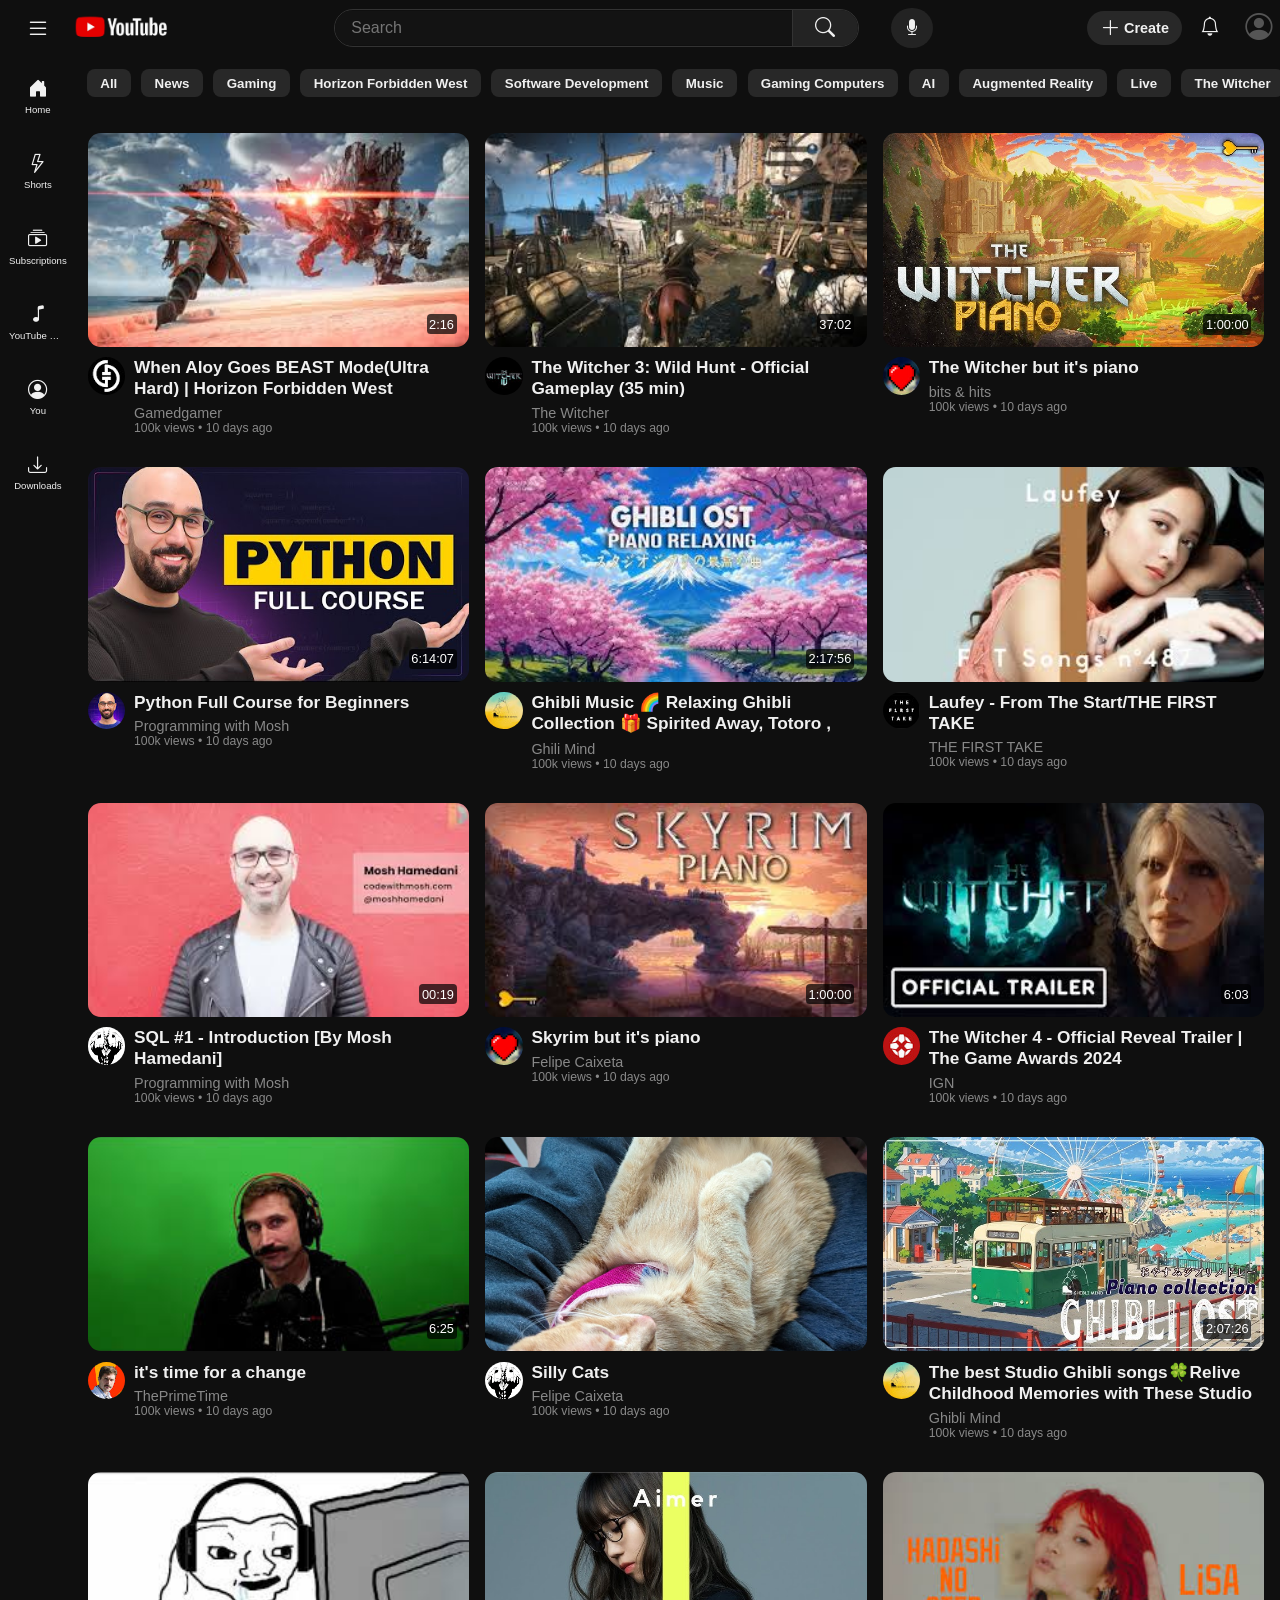
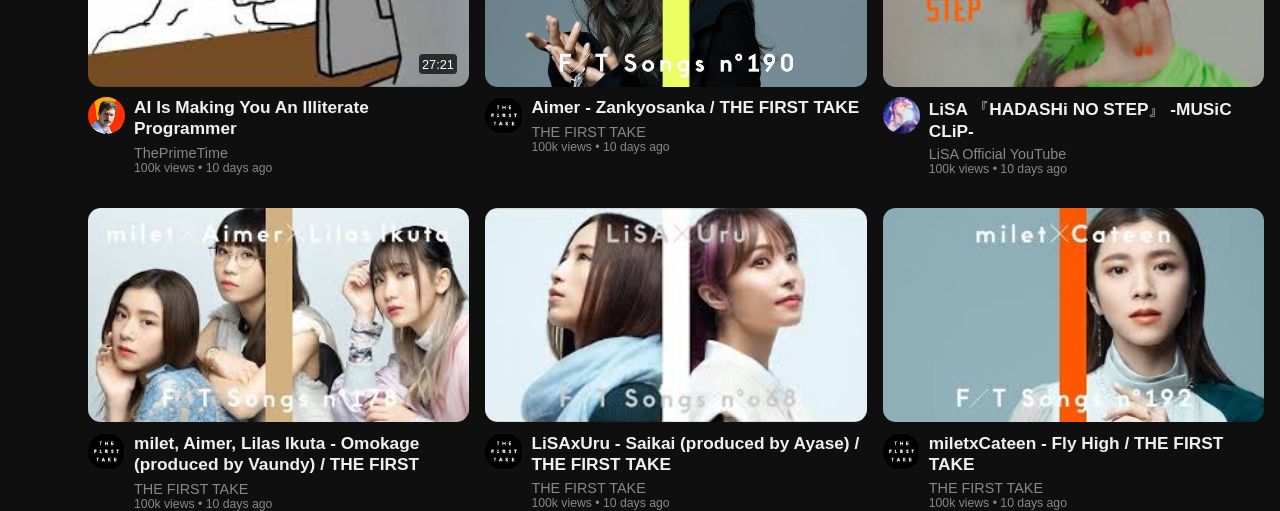
<file: index.html>
<!DOCTYPE html>
<html lang="en">
  <head>
    <meta charset="UTF-8" />
    <meta name="viewport" content="width=device-width, initial-scale=1.0" />
    <link rel="icon" href="/images/favicon.png" sizes="16x16 32x32" />
    <link rel="stylesheet" href="style.css" />
    <link
      rel="stylesheet"
      href="https://cdn.jsdelivr.net/npm/bootstrap-icons/font/bootstrap-icons.css"
    />
    <title>YouTube Project Home</title>
  </head>
  <body class="dark-mode">
    <header class="nav-bar flex-set dark-mode">
      <nav class="nav-left flex-set">
        <button class="menu-toggle flex-set" id="MenuToggle">
          <i class="bi bi-list menu-icon flex-set"></i>
        </button>

        <button class="youtube-logo">
          <a href="index.html">
            <img
              src="images/YTLogo.png"
              alt="YouTube Logo"
              title="YouTube Home"
            />
          </a>
        </button>
      </nav>

      <nav class="search-bar flex-set">
        <div class="search-input flex-set">
          <input type="text" placeholder="Search" />
          <button class="search-btn">
            <i class="bi bi-search" title="Search"></i>
          </button>
        </div>

        <div>
          <button class="search-btn-other">
            <i class="bi bi-search" title="Search"></i>
          </button>
        </div>

        <button class="mic-btn" title="Search with your voice">
          <i class="bi bi-mic-fill"></i>
        </button>
      </nav>

      <nav class="nav-right flex-set">
        <button class="create-btn right-btns flex-set font-bold">
          <i class="bi bi-plus-lg flex-set"></i>
          <p class="create-text">Create</p>
        </button>

        <button class="notif-btn right-btns">
          <i class="bi bi-bell" title="Notifications"></i>
        </button>

        <button class="profile-btn-nav right-btns">
          <i class="bi bi-person-circle" title="Profile"></i>
        </button>
      </nav>
    </header>

    <div class="scrollable-header dark-mode" id="ScrollableHeader">
      <div><button class="scroll-btn">All</button></div>

      <div><button class="scroll-btn">News</button></div>

      <div><button class="scroll-btn">Gaming</button></div>

      <div><button class="scroll-btn">Horizon Forbidden West</button></div>

      <div><button class="scroll-btn">Software Development</button></div>

      <div><button class="scroll-btn">Music</button></div>

      <div><button class="scroll-btn">Gaming Computers</button></div>

      <div><button class="scroll-btn">AI</button></div>

      <div><button class="scroll-btn">Augmented Reality</button></div>

      <div><button class="scroll-btn">Live</button></div>

      <div><button class="scroll-btn">The Witcher</button></div>

      <div><button class="scroll-btn">Marvel</button></div>

      <div><button class="scroll-btn">DC Universe</button></div>

      <div><button class="scroll-btn">Ghibili Studio Music</button></div>

      <div><button class="scroll-btn">Mixes</button></div>

      <div><button class="scroll-btn">Rock</button></div>

      <div><button class="scroll-btn">Jazz</button></div>

      <div><button class="scroll-btn">Action Movies</button></div>

      <div><button class="scroll-btn">Studio Ghibli</button></div>

      <div><button class="scroll-btn">Puzzles</button></div>

      <div><button class="scroll-btn">Spirited Away</button></div>

      <div><button class="scroll-btn">Ambient Music</button></div>

      <div><button class="scroll-btn">Howl's Moving Castle</button></div>
    </div>

    <aside class="side-menu dark-mode">
      <button class="side-btns flex-set" title="Home">
        <a class="bi bi-house-door-fill" href="index.html"></a>
        <span class="menu-text">Home</span>
      </button>

      <button class="side-btns flex-set" title="Shorts">
        <a class="bi bi-lightning side-boot" href="#"></a>
        <!-- need to find a better shorts button for this -->
        <span class="menu-text">Shorts</span>
      </button>

      <button class="side-btns flex-set" title="Subscriptions">
        <a class="bi bi-collection-play side-boot" href="#"></a>
        <span class="menu-text">Subscriptions</span>
      </button>

      <button class="side-btns flex-set" title="YouTube Music">
        <a class="bi bi-music-note side-boot" href="#"></a>
        <span class="menu-text">YouTube Music</span>
      </button>

      <button class="side-btns flex-set" title="You">
        <a class="bi bi-person-circle side-boot" href="#"></a>
        <span class="menu-text">You</span>
      </button>

      <button class="side-btns flex-set" title="Downloads">
        <a class="bi bi-download side-boot" href="#"></a>
        <span class="menu-text">Downloads</span>
      </button>
    </aside>

    <div class="hidden-app-drawer dark-mode" id="HiddenAppDrawer">
      <div class="drawer-section">
        <a href="index.html" title="Home">
          <button
            class="app-drawer-btns dark-mode font-color-drawer"
            id="DrawerHome"
          >
            <i class="bi bi-house-door"></i>
            <p class="font-bold">Home</p>
          </button></a
        >

        <a href="#" title="Shorts">
          <button class="app-drawer-btns dark-mode font-color-drawer">
            <i class="bi bi-lightning"></i>
            <p>Shorts</p>
          </button></a
        >

        <a href="#" title="Subscriptions">
          <button class="app-drawer-btns dark-mode font-color-drawer">
            <i class="bi bi-collection-play"></i>
            <p>Subscriptions</p>
          </button></a
        >

        <a href="#" title="YouTube Music">
          <button class="app-drawer-btns dark-mode font-color-drawer">
            <i class="bi bi-music-note"></i>
            <p>YouTube Music</p>
          </button></a
        >
      </div>

      <div class="drawer-section">
        <a href="#" title="You">
          <button class="app-drawer-btns dark-mode font-color-drawer">
            <p class="font-bold">You ></p>
          </button></a
        >
        <a href="#" title="History">
          <button class="app-drawer-btns dark-mode font-color-drawer">
            <i class="bi bi-clock-history"></i>
            <p>History</p>
          </button></a
        >

        <a href="#" title="Playlists">
          <button class="app-drawer-btns dark-mode font-color-drawer">
            <i class="bi bi-list"></i>
            <p>Playlists</p>
          </button></a
        >

        <a href="#" title="Your Videos">
          <button class="app-drawer-btns dark-mode font-color-drawer">
            <i class="bi bi-play-btn"></i>
            <p>Your Videos</p>
          </button></a
        >

        <a href="#" title="Watch Later">
          <button class="app-drawer-btns dark-mode font-color-drawer">
            <i class="bi bi-alarm"></i>
            <p>Watch Later</p>
          </button></a
        >

        <a href="#" title="Liked Videos">
          <button class="app-drawer-btns dark-mode font-color-drawer">
            <i class="bi bi-hand-thumbs-up"></i>
            <p>Liked Videos</p>
          </button></a
        >

        <a href="#" title="Downloads">
          <button class="app-drawer-btns dark-mode font-color-drawer">
            <i class="bi bi-download"></i>
            <p>Downloads</p>
          </button></a
        >
      </div>

      <div class="drawer-section">
        <p class="font-color-drawer subs-section font-bold">Subscriptions</p>

        <a href="#" title="The Coding Sloth"
          ><button class="app-drawer-btns dark-mode font-color-drawer">
            <img
              src="images/coding_sloth_profile.jpg"
              alt="channel_avatar"
              class="avatar icon-space"
            />
            <p>The Coding Sloth</p>
          </button></a
        >
        <a href="#" title="LiSA Official YouTube"
          ><button class="app-drawer-btns dark-mode font-color-drawer">
            <img
              src="images/LiSA_profile.jpg"
              alt="channel_avatar"
              class="avatar icon-space"
            />
            <p>LiSA Official YouTube</p>
          </button></a
        >

        <a href="#" title="ThePrimeTime"
          ><button class="app-drawer-btns dark-mode font-color-drawer">
            <img
              src="images/prime_time.jpg"
              alt="channel_avatar"
              class="avatar icon-space"
            />
            <p>ThePrimeTime</p>
          </button></a
        >

        <a href="#" title="penguinz0"
          ><button class="app-drawer-btns dark-mode font-color-drawer">
            <img
              src="images/charlie_profile.jpg"
              alt="channel_avatar"
              class="avatar icon-space"
            />
            <p>penguinz0</p>
          </button></a
        >

        <a href="#" title="THE FIRST TAKE"
          ><button class="app-drawer-btns dark-mode font-color-drawer">
            <img
              src="images/the_first_take_profile.jpg"
              alt="channel_avatar"
              class="avatar icon-space"
            />
            <p>THE FIRST TAKE</p>
          </button></a
        >

        <a href="#" title="Programming with Mosh"
          ><button class="app-drawer-btns dark-mode font-color-drawer">
            <img
              src="images/mosh_profile.jpg"
              alt="channel_avatar"
              class="avatar icon-space"
            />
            <p>Programming with Mosh</p>
          </button></a
        >
      </div>

      <div class="drawer-section">
        <a href="#" title="Settings"
          ><button class="app-drawer-btns dark-mode font-color-drawer">
            <i class="bi bi-gear"></i>
            <p>Settings</p>
          </button></a
        >

        <a href="#" title="Report History"
          ><button class="app-drawer-btns dark-mode font-color-drawer">
            <i class="bi bi-flag"></i>
            <p>Report History</p>
          </button></a
        >

        <a href="#" title="Help"
          ><button class="app-drawer-btns dark-mode font-color-drawer">
            <i class="bi bi-question-circle"></i>
            <p>Help</p>
          </button></a
        >

        <a href="#" title="Send Feedback"
          ><button class="app-drawer-btns dark-mode font-color-drawer">
            <i class="bi bi-chat-dots"></i>
            <p>Send Feedback</p>
          </button></a
        >
      </div>
    </div>

    <main class="content grid-layout" id="MainContent">
      <!-- Videos Display Here -->
      <div class="video-card">
        <a href="video_1_horizon.html" class="fill1"
          ><div class="thumbnail-container">
            <img
              src="/images/horizon_aloy.jpg"
              alt="horizon_FW"
              loading="lazy"
              class="thumbnail-img"
            />
            <div class="video-time">2:16</div>
          </div></a
        >

        <div class="video-info">
          <img
            src="images/gamedgamer_profile.jpg"
            alt="channel_avatar"
            class="avatar"
          />

          <div class="video-text">
            <a href="video_1_horizon.html"
              ><h3
                class="video-title"
                title="When Aloy Goes BEAST Mode(Ultra Hard) | Horizon Forbidden West"
              >
                When Aloy Goes BEAST Mode(Ultra Hard) | Horizon Forbidden West
              </h3></a
            >
            <p class="channel-name" title="Gamedgamer">Gamedgamer</p>
            <p class="views-date">100k views • 10 days ago</p>
          </div>
        </div>
      </div>

      <div class="video-card">
        <a href="video_2_witcher_gameplay.html" class="fill1"
          ><div class="thumbnail-container">
            <img
              src="/images/the_witcher3.jpg"
              alt="gym_handstand"
              loading="lazy"
              class="thumbnail-img"
            />
            <div class="video-time">37:02</div>
          </div></a
        >

        <div class="video-info">
          <img
            src="images/witcher_profile.jpg"
            alt="channel_avatar"
            class="avatar"
          />

          <div class="video-text">
            <a href="video_2_witcher_gameplay.html"
              ><h3
                class="video-title"
                title="The Witcher 3: Wild Hunt - Official Gameplay (35 min)"
              >
                The Witcher 3: Wild Hunt - Official Gameplay (35 min)
              </h3></a
            >
            <p class="channel-name" title="The Witcher">The Witcher</p>
            <p class="views-date">100k views • 10 days ago</p>
          </div>
        </div>
      </div>

      <div class="video-card">
        <a href="video_3_witcher_piano.html">
          <div class="thumbnail-container">
            <img
              src="/images/witcher_piano.jpg"
              alt="witch_piano"
              loading="lazy"
              class="thumbnail-img"
            />
            <div class="video-time">1:00:00</div>
          </div></a
        >

        <div class="video-info">
          <img
            src="images/bits_profile.jpg"
            alt="channel_avatar"
            class="avatar"
          />

          <div class="video-text">
            <a href="video_3_witcher_piano.html"
              ><h3 class="video-title" title="The Witcher but it's piano">
                The Witcher but it's piano
              </h3></a
            >
            <p class="channel-name" title="bits & hits">bits & hits</p>
            <p class="views-date">100k views • 10 days ago</p>
          </div>
        </div>
      </div>

      <div class="video-card">
        <a href="video_4_mosh_py.html"
          ><div class="thumbnail-container">
            <img
              src="/images/python_course.jpg"
              alt="gym_handstand"
              loading="lazy"
              class="thumbnail-img"
            />
            <div class="video-time">6:14:07</div>
          </div></a
        >

        <div class="video-info">
          <a href="video_4_mosh_py.html"
            ><img
              src="images/mosh_profile.jpg"
              alt="channel_avatar"
              class="avatar"
          /></a>

          <div class="video-text">
            <a href="video_4_mosh_py.html"
              ><h3 class="video-title" title="Python Full Course for Beginners">
                Python Full Course for Beginners
              </h3></a
            >
            <p class="channel-name" title="Programming with Mosh">
              Programming with Mosh
            </p>
            <p class="views-date">100k views • 10 days ago</p>
          </div>
        </div>
      </div>

      <div class="video-card">
        <a href="video_5_ghibli.html" class="fill1"
          ><div class="thumbnail-container">
            <img
              src="/images/ghibli_ost_relax.jpeg"
              alt="ghibli_ost"
              loading="lazy"
              class="thumbnail-img"
            />
            <div class="video-time">2:17:56</div>
          </div></a
        >

        <div class="video-info">
          <img
            src="images/ghibli_mind_profile.jpg"
            alt="channel_avatar"
            class="avatar"
          />

          <div class="video-text">
            <a href="video_5_ghibli.html"
              ><h3
                class="video-title"
                title="Ghibli Music 🌈 Relaxing Ghibli Collection 🎁 Spirited Away,
              Totoro , Laputa, Howl's Moving Castle ..."
              >
                Ghibli Music 🌈 Relaxing Ghibli Collection 🎁 Spirited Away,
                Totoro , Laputa, Howl's Moving Castle ...
              </h3></a
            >
            <p class="channel-name" title="Ghibli Mind">Ghili Mind</p>
            <p class="views-date">100k views • 10 days ago</p>
          </div>
        </div>
      </div>

      <div class="video-card">
        <div class="thumbnail-container">
          <img
            src="/images/Laufey_Start.jpg"
            alt="gym_handstand"
            loading="lazy"
            class="thumbnail-img"
          />
          <!-- <div class="video-time">10:00</div> -->
        </div>

        <div class="video-info">
          <img
            src="images/the_first_take_profile.jpg"
            alt="channel_avatar"
            class="avatar"
          />

          <div class="video-text">
            <h3
              class="video-title"
              title="Laufey - From The Start/THE FIRST TAKE"
            >
              Laufey - From The Start/THE FIRST TAKE
            </h3>
            <p class="channel-name" title="THE FIRST TAKE">THE FIRST TAKE</p>
            <p class="views-date">100k views • 10 days ago</p>
          </div>
        </div>
      </div>

      <div class="video-card">
        <a href="video_7_mosh_sql.html" class="fill1">
          <div class="thumbnail-container">
            <img
              src="/images/mosh_sql.jpg"
              alt="mosh_sql"
              loading="lazy"
              class="thumbnail-img"
            />
            <div class="video-time">00:19</div>
          </div></a
        >

        <div class="video-info">
          <img src="images/my_avatar.jpg" alt="channel_avatar" class="avatar" />

          <div class="video-text">
            <a href="video_7_mosh_sql.html"
              ><h3
                class="video-title"
                title="SQL #1 - Introduction [By Mosh Hamedani]"
              >
                SQL #1 - Introduction [By Mosh Hamedani]
              </h3></a
            >
            <p class="channel-name" title="Programming with Mosh">
              Programming with Mosh
            </p>
            <p class="views-date">100k views • 10 days ago</p>
          </div>
        </div>
      </div>

      <div class="video-card">
        <a href="video_8_skyrim_piano.html" class="fill1"
          ><div class="thumbnail-container">
            <img
              src="/images/skyrim_piano.jpg"
              alt="skyrim_piano"
              loading="lazy"
              class="thumbnail-img"
            />
            <div class="video-time">1:00:00</div>
          </div></a
        >

        <div class="video-info">
          <img
            src="images/bits_profile.jpg"
            alt="channel_avatar"
            class="avatar"
          />

          <div class="video-text">
            <a href="video_8_skyrim_piano.html"
              ><h3 class="video-title" title="Skyrim but it's piano">
                Skyrim but it's piano
              </h3></a
            >
            <p class="channel-name" title="Felipe Caixeta">Felipe Caixeta</p>
            <p class="views-date">100k views • 10 days ago</p>
          </div>
        </div>
      </div>

      <div class="video-card">
        <a href="video_9_witcher_4.html" class="fill1"
          ><div class="thumbnail-container">
            <img
              src="/images/thewitcher4.jpg"
              alt="gym_handstand"
              loading="lazy"
              class="thumbnail-img"
            />
            <div class="video-time">6:03</div>
          </div></a
        >

        <div class="video-info">
          <img
            src="images/ign_profile.jpg"
            alt="channel_avatar"
            class="avatar"
          />

          <div class="video-text">
            <a href="video_9_witcher_4.html"
              ><h3
                class="video-title"
                title="The Witcher 4 - Official Reveal Trailer | The Game Awards 2024"
              >
                The Witcher 4 - Official Reveal Trailer | The Game Awards 2024
              </h3></a
            >
            <p class="channel-name" title="IGN">IGN</p>
            <p class="views-date">100k views • 10 days ago</p>
          </div>
        </div>
      </div>

      <div class="video-card">
        <a href="video_10_primetime_change.html" class="fill1"
          ><div class="thumbnail-container">
            <img
              src="/images/primeagen_change.jpg"
              alt="gym_handstand"
              loading="lazy"
              class="thumbnail-img"
            />
            <div class="video-time">6:25</div>
          </div></a
        >

        <div class="video-info">
          <img
            src="images/prime_time.jpg"
            alt="channel_avatar"
            class="avatar"
          />

          <div class="video-text">
            <a href="video_10_primetime_change.html"
              ><h3 class="video-title" title="it's time for a change">
                it's time for a change
              </h3></a
            >
            <p class="channel-name" title="ThePrimeTime">ThePrimeTime</p>
            <p class="views-date">100k views • 10 days ago</p>
          </div>
        </div>
      </div>

      <div class="video-card">
        <div class="thumbnail-container">
          <img
            src="/images/Cats.jpg"
            alt="cats"
            loading="lazy"
            class="thumbnail-img"
          />
          <!-- <div class="video-time">1:26</div> -->
        </div>

        <div class="video-info">
          <img src="images/my_avatar.jpg" alt="channel_avatar" class="avatar" />

          <div class="video-text">
            <h3 class="video-title" title="Silly Cats">Silly Cats</h3>
            <p class="channel-name" title="Felipe Caixeta">Felipe Caixeta</p>
            <p class="views-date">100k views • 10 days ago</p>
          </div>
        </div>
      </div>

      <div class="video-card">
        <a href="video_12_ghibli_mind.html"
          ><div class="thumbnail-container">
            <img
              src="/images/ghibli_ost.jpg"
              alt="ghibli_ost"
              loading="lazy"
              class="thumbnail-img"
            />
            <div class="video-time">2:07:26</div>
          </div></a
        >

        <div class="video-info">
          <img
            src="images/ghibli_mind_profile.jpg"
            alt="channel_avatar"
            class="avatar"
          />

          <div class="video-text">
            <a href="video_12_ghibli_mind.html"
              ><h3
                class="video-title"
                title="The best Studio Ghibli songs🍀Relive Childhood Memories with These Studio Ghibli Songs"
              >
                The best Studio Ghibli songs🍀Relive Childhood Memories with
                These Studio Ghibli Songs
              </h3></a
            >
            <p class="channel-name" title="Ghibli Mind">Ghibli Mind</p>
            <p class="views-date">100k views • 10 days ago</p>
          </div>
        </div>
      </div>

      <div class="video-card">
        <a href="video_13_prime_ai.html" class="fill1"
          ><div class="thumbnail-container">
            <img
              src="/images/prime_ai.jpg"
              alt="prime_time"
              loading="lazy"
              class="thumbnail-img"
            />
            <div class="video-time">27:21</div>
          </div></a
        >

        <div class="video-info">
          <img
            src="images/prime_time.jpg"
            alt="channel_avatar"
            class="avatar"
          />

          <div class="video-text">
            <a href="video_13_prime_ai.html"
              ><h3
                class="video-title"
                title="AI Is Making You An Illiterate Programmer"
              >
                AI Is Making You An Illiterate Programmer
              </h3></a
            >
            <p class="channel-name" title="ThePrimeTime">ThePrimeTime</p>
            <p class="views-date">100k views • 10 days ago</p>
          </div>
        </div>
      </div>

      <div class="video-card">
        <div class="thumbnail-container">
          <img
            src="/images/aimer_first.jpg"
            alt="gym_handstand"
            loading="lazy"
            class="thumbnail-img"
          />
          <!-- <div class="video-time">10:00</div> -->
        </div>

        <div class="video-info">
          <img
            src="images/the_first_take_profile.jpg"
            alt="channel_avatar"
            class="avatar"
          />

          <div class="video-text">
            <h3
              class="video-title"
              title="Aimer - Zankyosanka / THE FIRST TAKE"
            >
              Aimer - Zankyosanka / THE FIRST TAKE
            </h3>
            <p class="channel-name" title="THE FIRST TAKE">THE FIRST TAKE</p>
            <p class="views-date">100k views • 10 days ago</p>
          </div>
        </div>
      </div>

      <div class="video-card">
        <div class="thumbnail-container">
          <img
            src="/images/hadashi.jpg"
            alt="gym_handstand"
            loading="lazy"
            class="thumbnail-img"
          />
          <!-- <div class="video-time">10:00</div> -->
        </div>

        <div class="video-info">
          <img
            src="images/LiSA_profile.jpg"
            alt="channel_avatar"
            class="avatar"
          />

          <div class="video-text">
            <h3
              class="video-title"
              title="LiSA 『HADASHi NO STEP』 -MUSiC CLiP-"
            >
              LiSA 『HADASHi NO STEP』 -MUSiC CLiP-
            </h3>
            <p
              class="channel-name"
              title="
            LiSA Official YouTube
            "
            >
              LiSA Official YouTube
            </p>
            <p class="views-date">100k views • 10 days ago</p>
          </div>
        </div>
      </div>

      <div class="video-card">
        <div class="thumbnail-container">
          <img
            src="/images/omokage.jpg"
            alt="gym_handstand"
            loading="lazy"
            class="thumbnail-img"
          />
          <!-- <div class="video-time">10:00</div> -->
        </div>

        <div class="video-info">
          <img
            src="images/the_first_take_profile.jpg"
            alt="channel_avatar"
            class="avatar"
          />

          <div class="video-text">
            <h3
              class="video-title"
              title="milet, Aimer, Lilas Ikuta - Omokage (produced by Vaundy) / THE FIRST TAKE"
            >
              milet, Aimer, Lilas Ikuta - Omokage (produced by Vaundy) / THE
              FIRST TAKE
            </h3>
            <p class="channel-name" title="THE FIRST TAKE">THE FIRST TAKE</p>
            <p class="views-date">100k views • 10 days ago</p>
          </div>
        </div>
      </div>

      <div class="video-card">
        <div class="thumbnail-container">
          <img
            src="/images/lisaxuru.jpg"
            alt="gym_handstand"
            loading="lazy"
            class="thumbnail-img"
          />
          <!-- <div class="video-time">10:00</div> -->
        </div>

        <div class="video-info">
          <img
            src="images/the_first_take_profile.jpg"
            alt="channel_avatar"
            class="avatar"
          />

          <div class="video-text">
            <h3
              class="video-title"
              title="LiSAxUru - Saikai (produced by Ayase) / THE FIRST TAKE"
            >
              LiSAxUru - Saikai (produced by Ayase) / THE FIRST TAKE
            </h3>
            <p class="channel-name" title="THE FIRST TAKE">THE FIRST TAKE</p>
            <p class="views-date">100k views • 10 days ago</p>
          </div>
        </div>
      </div>

      <div class="video-card">
        <div class="thumbnail-container">
          <img
            src="/images/millet.jpg"
            alt="gym_handstand"
            loading="lazy"
            class="thumbnail-img"
          />
        </div>

        <div class="video-info">
          <img
            src="images/the_first_take_profile.jpg"
            alt="channel_avatar"
            class="avatar"
          />

          <div class="video-text">
            <h3
              class="video-title"
              title="miletxCateen - Fly High / THE FIRST TAKE"
            >
              miletxCateen - Fly High / THE FIRST TAKE
            </h3>
            <p class="channel-name" title="THE FIRST TAKE">THE FIRST TAKE</p>
            <p class="views-date">100k views • 10 days ago</p>
          </div>
        </div>
      </div>
    </main>
    <script src="home_menu_bar.js" defer></script>
  </body>
</html>
</file>
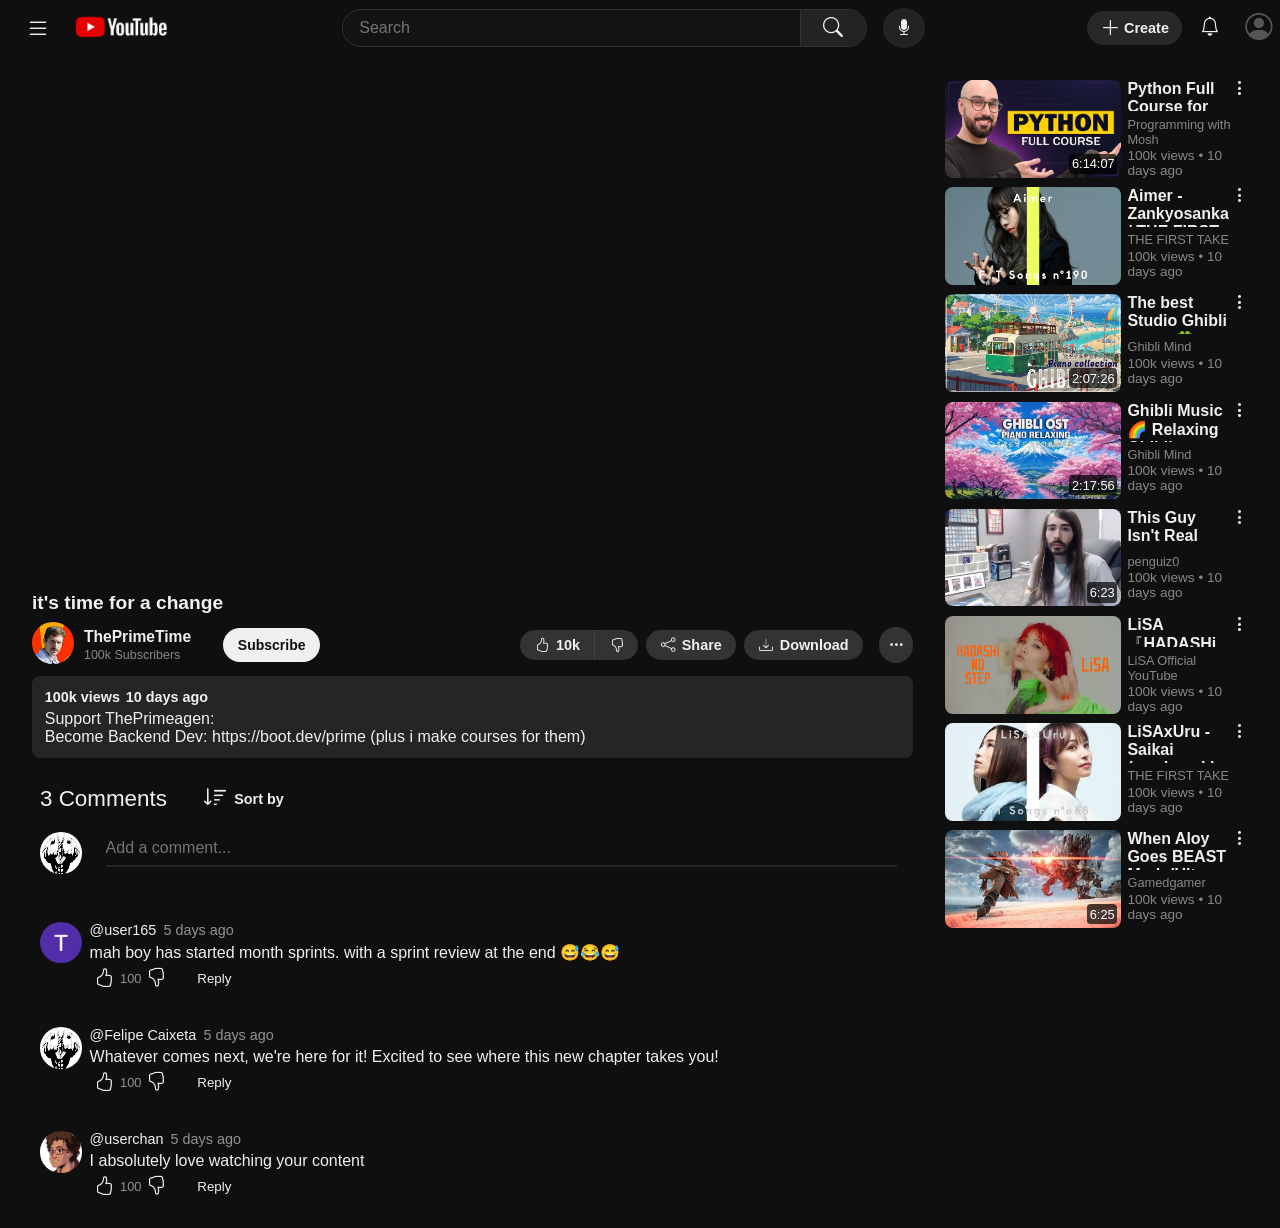
<file: video_10_primetime_change.html>
<!DOCTYPE html>
<html lang="en">
  <head>
    <meta charset="UTF-8" />
    <meta name="viewport" content="width=device-width, initial-scale=1.0" />
    <link rel="stylesheet" href="style.css" />
    <link rel="icon" href="/images/favicon.png" sizes="16x16 32x32" />
    <link
      rel="stylesheet"
      href="https://cdn.jsdelivr.net/npm/bootstrap-icons/font/bootstrap-icons.css"
    />
    <title>it's time for a change</title>
  </head>
  <body class="dark-mode">
    <header class="nav-bar flex-set dark-mode">
      <nav class="nav-left flex-set">
        <button class="menu-toggle flex-set" id="MenuToggle">
          <i class="bi bi-list menu-icon flex-set"></i>
        </button>

        <button class="youtube-logo">
          <a href="index.html">
            <img
              src="images/YTLogo.png"
              alt="YouTube Logo"
              title="YouTube Home"
            />
          </a>
        </button>
      </nav>

      <nav class="search-bar flex-set">
        <div class="search-input flex-set">
          <input type="text" placeholder="Search" />
          <button class="search-btn">
            <i class="bi bi-search" title="Search"></i>
          </button>
        </div>

        <button class="mic-btn" title="Search with your voice">
          <i class="bi bi-mic-fill"></i>
        </button>
      </nav>

      <nav class="nav-right flex-set">
        <button class="create-btn right-btns flex-set font-bold">
          <i class="bi bi-plus-lg flex-set"></i>
          <p class="create-text">Create</p>
        </button>

        <button class="notif-btn right-btns">
          <i class="bi bi-bell" title="Notifications"></i>
        </button>

        <button class="profile-btn-nav right-btns">
          <i class="bi bi-person-circle" title="Profile"></i>
        </button>
      </nav>
    </header>

    <div class="hidden-app-drawer dark-mode" id="AppDrawer">
      <div class="drawer-section">
        <a href="index.html" title="Home">
          <button
            class="app-drawer-btns dark-mode font-color-drawer"
            id="DrawerHome"
          >
            <i class="bi bi-house-door"></i>
            <p class="font-bold">Home</p>
          </button></a
        >

        <a href="#" title="Shorts">
          <button class="app-drawer-btns dark-mode font-color-drawer">
            <i class="bi bi-lightning"></i>
            <p>Shorts</p>
          </button></a
        >

        <a href="#" title="Subscriptions">
          <button class="app-drawer-btns dark-mode font-color-drawer">
            <i class="bi bi-collection-play"></i>
            <p>Subscriptions</p>
          </button></a
        >

        <a href="#" title="YouTube Music">
          <button class="app-drawer-btns dark-mode font-color-drawer">
            <i class="bi bi-music-note"></i>
            <p>YouTube Music</p>
          </button></a
        >
      </div>

      <div class="drawer-section">
        <a href="#" title="You">
          <button class="app-drawer-btns dark-mode font-color-drawer">
            <p class="font-bold">You ></p>
          </button></a
        >
        <a href="#" title="History">
          <button class="app-drawer-btns dark-mode font-color-drawer">
            <i class="bi bi-clock-history"></i>
            <p>History</p>
          </button></a
        >

        <a href="#" title="Playlists">
          <button class="app-drawer-btns dark-mode font-color-drawer">
            <i class="bi bi-list"></i>
            <p>Playlists</p>
          </button></a
        >

        <a href="#" title="Your Videos">
          <button class="app-drawer-btns dark-mode font-color-drawer">
            <i class="bi bi-play-btn"></i>
            <p>Your Videos</p>
          </button></a
        >

        <a href="#" title="Watch Later">
          <button class="app-drawer-btns dark-mode font-color-drawer">
            <i class="bi bi-alarm"></i>
            <p>Watch Later</p>
          </button></a
        >

        <a href="#" title="Liked Videos">
          <button class="app-drawer-btns dark-mode font-color-drawer">
            <i class="bi bi-hand-thumbs-up"></i>
            <p>Liked Videos</p>
          </button></a
        >

        <a href="#" title="Downloads">
          <button class="app-drawer-btns dark-mode font-color-drawer">
            <i class="bi bi-download"></i>
            <p>Downloads</p>
          </button></a
        >
      </div>

      <div class="drawer-section">
        <p class="font-color-drawer subs-section font-bold">Subscriptions</p>

        <a href="#" title="The Coding Sloth"
          ><button class="app-drawer-btns dark-mode font-color-drawer">
            <img
              src="images/coding_sloth_profile.jpg"
              alt="channel_avatar"
              class="avatar icon-space"
            />
            <p>The Coding Sloth</p>
          </button></a
        >
        <a href="#" title="LiSA Official YouTube"
          ><button class="app-drawer-btns dark-mode font-color-drawer">
            <img
              src="images/LiSA_profile.jpg"
              alt="channel_avatar"
              class="avatar icon-space"
            />
            <p>LiSA Official YouTube</p>
          </button></a
        >

        <a href="#" title="ThePrimeTime"
          ><button class="app-drawer-btns dark-mode font-color-drawer">
            <img
              src="images/prime_time.jpg"
              alt="channel_avatar"
              class="avatar icon-space"
            />
            <p>ThePrimeTime</p>
          </button></a
        >

        <a href="#" title="penguinz0"
          ><button class="app-drawer-btns dark-mode font-color-drawer">
            <img
              src="images/charlie_profile.jpg"
              alt="channel_avatar"
              class="avatar icon-space"
            />
            <p>penguinz0</p>
          </button></a
        >

        <a href="#" title="THE FIRST TAKE"
          ><button class="app-drawer-btns dark-mode font-color-drawer">
            <img
              src="images/the_first_take_profile.jpg"
              alt="channel_avatar"
              class="avatar icon-space"
            />
            <p>THE FIRST TAKE</p>
          </button></a
        >

        <a href="#" title="Programming with Mosh"
          ><button class="app-drawer-btns dark-mode font-color-drawer">
            <img
              src="images/mosh_profile.jpg"
              alt="channel_avatar"
              class="avatar icon-space"
            />
            <p>Programming with Mosh</p>
          </button></a
        >
      </div>

      <div class="drawer-section">
        <a href="#" title="Settings"
          ><button class="app-drawer-btns dark-mode font-color-drawer">
            <i class="bi bi-gear"></i>
            <p>Settings</p>
          </button></a
        >

        <a href="#" title="Report History"
          ><button class="app-drawer-btns dark-mode font-color-drawer">
            <i class="bi bi-flag"></i>
            <p>Report History</p>
          </button></a
        >

        <a href="#" title="Help"
          ><button class="app-drawer-btns dark-mode font-color-drawer">
            <i class="bi bi-question-circle"></i>
            <p>Help</p>
          </button></a
        >

        <a href="#" title="Send Feedback"
          ><button class="app-drawer-btns dark-mode font-color-drawer">
            <i class="bi bi-chat-dots"></i>
            <p>Send Feedback</p>
          </button></a
        >
      </div>
    </div>

    <main class="columns vid-flex-set">
      <div class="primary">
        <div class="player">
          <iframe
            src="https://www.youtube.com/embed/BiZ1CLT3nEM?autoplay=1"
            frameborder="0"
            allow="accelerometer; autoplay; clipboard-write; encrypted-media; gyroscope; picture-in-picture"
            allowfullscreen
            class="embed-video"
          ></iframe>
        </div>

        <div class="below">
          <div class="title">
            <h1>it's time for a change</h1>
          </div>

          <div class="top-row yt-flexy">
            <div class="owner yt-flexy">
              <div>
                <img
                  src="images/prime_time.jpg"
                  alt="channel_avatar"
                  class="avatar"
                />
              </div>

              <div class="channel-info">
                <h2 title="ThePrimeTime">ThePrimeTime</h2>
                <p>100k Subscribers</p>
              </div>

              <div class="subscribe-container">
                <button class="subscribe-btn"><p>Subscribe</p></button>
              </div>
            </div>

            <div class="actions yt-flexy">
              <div class="action-child-cont yt-flexy">
                <div class="thumbs-child-up">
                  <button
                    class="thumbs-up action-btns yt-flexy"
                    title="I like this"
                  >
                    <i class="bi bi-hand-thumbs-up"></i>
                    <p class="action-btn-text">10k</p>
                  </button>
                </div>
                <div class="thumbs-child-down">
                  <button
                    class="thumbs-down action-btns"
                    title="I dislike this"
                  >
                    <i class="bi bi-hand-thumbs-down"></i>
                  </button>
                </div>
              </div>

              <div class="action-child-cont">
                <button class="share action-btns yt-flexy" title="Share">
                  <i class="bi bi-share"></i>
                  <p class="action-btn-text">Share</p>
                </button>
              </div>

              <div class="action-child-cont">
                <button class="download action-btns yt-flexy" title="Download">
                  <i class="bi bi-download"></i>
                  <p class="action-btn-text">Download</p>
                </button>
              </div>

              <div class="action-child-cont">
                <button class="clip action-btns yt-flexy" title="Clip">
                  <i class="bi bi-scissors"></i>
                  <p class="action-btn-text">Clip</p>
                </button>
              </div>

              <div class="action-child-cont">
                <button class="more action-btns" title="More">
                  <i class="bi bi-three-dots"></i>
                </button>
              </div>
            </div>
          </div>

          <div class="bottom-row">
            <div class="description">
              <div class="description-video-info">
                <span>100k views</span><span>10 days ago</span>
              </div>
              <p>Support ThePrimeagen:</p>
              Become Backend Dev: https://boot.dev/prime (plus i make courses
              for them)
            </div>
          </div>
        </div>

        <div class="comments">
          <div class="comments-header yt-flexy">
            <div class="comments-counter">
              <span id="comments-counter">3 Comments</span>
            </div>
            <!--TODO: Add JS functionality.
            Incrementing total number of comments-->
            <div class="sort-comments">
              <button class="yt-flexy">
                <i class="bi bi-sort-down"></i>
                <p>Sort by</p>
              </button>
            </div>
            <!--TODO: Add functionality to sort button using JS.
            Sort by newest or top comments first -->
          </div>

          <div class="comments-mid yt-flexy">
            <div class="avatar">
              <img
                src="images/my_avatar.jpg"
                alt="channel_avatar"
                class="avatar"
              />
            </div>
            <div class="comments-input">
              <input
                type="text"
                placeholder="Add a comment..."
                maxlength="300"
              />
            </div>
          </div>

          <div class="comment-section">
            <div class="comment-block yt-flexy">
              <div class="comment-profile">
                <img
                  src="images/profile_2.jpg"
                  alt="channel_avatar"
                  class="avatar"
                />
              </div>

              <div class="main-block">
                <div class="user-comment">
                  <div class="user-info yt-flexy">
                    <p>@user165</p>
                    <p class="comment-age">5 days ago</p>
                  </div>

                  <div class="comment">
                    <p>
                      mah boy has started month sprints. with a sprint review at
                      the end 😅😂😅
                    </p>
                  </div>
                </div>

                <div class="comment-thumbs yt-flexy">
                  <div class="yt-flexy">
                    <button class="comment-up yt-flexy">
                      <i class="bi bi-hand-thumbs-up"></i>
                    </button>
                    <p class="comment-likes-counter">100</p>
                  </div>
                  <div>
                    <button class="comment-down">
                      <i class="bi bi-hand-thumbs-down"></i>
                    </button>
                  </div>

                  <div>
                    <button class="reply-btn"><p>Reply</p></button>
                  </div>
                </div>
              </div>
            </div>

            <div class="comment-block yt-flexy">
              <div class="comment-profile">
                <img
                  src="images/my_avatar.jpg"
                  alt="channel_avatar"
                  class="avatar"
                />
              </div>

              <div class="main-block">
                <div class="user-comment">
                  <div class="user-info yt-flexy">
                    <p>@Felipe Caixeta</p>
                    <p class="comment-age">5 days ago</p>
                  </div>

                  <div class="comment">
                    <p>
                      Whatever comes next, we're here for it! Excited to see
                      where this new chapter takes you!
                    </p>
                  </div>
                </div>

                <div class="comment-thumbs yt-flexy">
                  <div class="yt-flexy">
                    <button class="comment-up yt-flexy">
                      <i class="bi bi-hand-thumbs-up"></i>
                    </button>
                    <p class="comment-likes-counter">100</p>
                  </div>
                  <div>
                    <button class="comment-down">
                      <i class="bi bi-hand-thumbs-down"></i>
                    </button>
                  </div>

                  <div>
                    <button class="reply-btn"><p>Reply</p></button>
                  </div>
                </div>
              </div>
            </div>

            <div class="comment-block yt-flexy">
              <div class="comment-profile">
                <img
                  src="images/profile_1.jpg"
                  alt="channel_avatar"
                  class="avatar"
                />
              </div>

              <div class="main-block">
                <div class="user-comment">
                  <div class="user-info yt-flexy">
                    <p>@userchan</p>
                    <p class="comment-age">5 days ago</p>
                  </div>

                  <div class="comment">
                    <p>I absolutely love watching your content</p>
                  </div>
                </div>

                <div class="comment-thumbs yt-flexy">
                  <div class="yt-flexy">
                    <button class="comment-up yt-flexy">
                      <i class="bi bi-hand-thumbs-up"></i>
                    </button>
                    <p class="comment-likes-counter">100</p>
                  </div>
                  <div>
                    <button class="comment-down">
                      <i class="bi bi-hand-thumbs-down"></i>
                    </button>
                  </div>

                  <div>
                    <button class="reply-btn"><p>Reply</p></button>
                  </div>
                </div>
              </div>
            </div>
          </div>
        </div>
      </div>

      <!-- Perhaps add a scrollable header above the listed videos here. -->
      <div class="secondary">
        <div class="side-content">
          <a href="video_4_mosh_py.html"
            ><div class="thumbnails yt-flexy">
              <img
                src="/images/python_course.jpg"
                alt="gym_handstand"
                loading="lazy"
                class="side-thumbnail"
              />
              <div class="video-time">6:14:07</div>
            </div></a
          >

          <div class="thumbnail-text yt-flexy">
            <div class="video-more">
              <a href="video_4_mosh_py.html"
                ><div
                  class="thumbnail-title"
                  title="Python Full Course for Beginners"
                >
                  <p>Python Full Course for Beginners</p>
                </div></a
              >
              <div>
                <button class="secondary-more">
                  <i class="bi bi-three-dots-vertical"></i>
                </button>
              </div>
            </div>

            <div class="thumbnail-info">
              <span class="channel-name" title="Programming with Mosh"
                >Programming with Mosh</span
              >
              <span class="views-date">100k views • 10 days ago</span>
            </div>
          </div>
        </div>

        <div class="side-content">
          <a href="#"
            ><div class="thumbnails yt-flexy">
              <img
                src="/images/aimer_first.jpg"
                alt="aimer"
                loading="lazy"
                class="side-thumbnail"
              />
              <!-- <div class="video-time">00:19</div> -->
            </div></a
          >

          <div class="thumbnail-text yt-flexy">
            <div class="video-more">
              <a href="#"
                ><div
                  class="thumbnail-title"
                  title="Aimer - Zankyosanka / THE FIRST TAKE"
                >
                  <p>Aimer - Zankyosanka / THE FIRST TAKE</p>
                </div></a
              >
              <div>
                <button class="secondary-more">
                  <i class="bi bi-three-dots-vertical"></i>
                </button>
              </div>
            </div>

            <div class="thumbnail-info">
              <span class="channel-name" title="THE FIRST TAKE"
                >THE FIRST TAKE</span
              >
              <span class="views-date">100k views • 10 days ago</span>
            </div>
          </div>
        </div>

        <div class="side-content">
          <a href="video_12_ghibli_mind.html"
            ><div class="thumbnails yt-flexy">
              <img
                src="/images/ghibli_ost.jpg"
                alt="witcher_piano"
                loading="lazy"
                class="side-thumbnail"
              />
              <div class="video-time">2:07:26</div>
            </div></a
          >

          <div class="thumbnail-text yt-flexy">
            <div class="video-more">
              <a href="video_12_ghibli_mind.html"
                ><div
                  class="thumbnail-title"
                  title="The best Studio Ghibli songs🍀Relive Childhood Memories with These Studio
                  Ghibli Songs"
                >
                  <p>
                    The best Studio Ghibli songs🍀Relive Childhood Memories with
                    These Studio Ghibli Songs
                  </p>
                </div></a
              >
              <div>
                <button class="secondary-more">
                  <i class="bi bi-three-dots-vertical"></i>
                </button>
              </div>
            </div>

            <div class="thumbnail-info">
              <span class="channel-name" title="Ghibli Mind">Ghibli Mind</span>
              <span class="views-date">100k views • 10 days ago</span>
            </div>
          </div>
        </div>

        <div class="side-content">
          <a href="video_5_ghibli.html"
            ><div class="thumbnails yt-flexy">
              <img
                src="/images/ghibli_ost_relax.jpeg"
                alt="ghibli_piano"
                loading="lazy"
                class="side-thumbnail"
              />
              <div class="video-time">2:17:56</div>
            </div></a
          >

          <div class="thumbnail-text yt-flexy">
            <div class="video-more">
              <a href="video_5_ghibli.html"
                ><div
                  class="thumbnail-title"
                  title="Ghibli Music 🌈 Relaxing Ghibli Collection 🎁 Spirited Away, Totoro , Laputa, Howl's Moving Castle ..."
                >
                  <p>
                    Ghibli Music 🌈 Relaxing Ghibli Collection 🎁 Spirited Away,
                    Totoro , Laputa, Howl's Moving Castle ...
                  </p>
                </div></a
              >
              <div>
                <button class="secondary-more">
                  <i class="bi bi-three-dots-vertical"></i>
                </button>
              </div>
            </div>

            <div class="thumbnail-info">
              <span class="channel-name" title="Ghibli Mind">Ghibli Mind</span>
              <span class="views-date">100k views • 10 days ago</span>
            </div>
          </div>
        </div>

        <div class="side-content">
          <a href="#"
            ><div class="thumbnails yt-flexy">
              <img
                src="/images/penguinz0.jpg"
                alt="penguinz0"
                loading="lazy"
                class="side-thumbnail"
              />
              <div class="video-time">6:23</div>
            </div></a
          >

          <div class="thumbnail-text yt-flexy">
            <div class="video-more">
              <a href="#"
                ><div class="thumbnail-title" title="This Guy Isn't Real">
                  <p>This Guy Isn't Real</p>
                </div></a
              >
              <div>
                <button class="secondary-more">
                  <i class="bi bi-three-dots-vertical"></i>
                </button>
              </div>
            </div>

            <div class="thumbnail-info">
              <span class="channel-name" title="penguinz0">penguiz0</span>
              <span class="views-date">100k views • 10 days ago</span>
            </div>
          </div>
        </div>

        <div class="side-content">
          <a href="#"
            ><div class="thumbnails yt-flexy">
              <img
                src="/images/hadashi.jpg"
                alt="hadashi_lisa"
                loading="lazy"
                class="side-thumbnail"
              />
              <!-- <div class="video-time">00:19</div> -->
            </div></a
          >

          <div class="thumbnail-text yt-flexy">
            <div class="video-more">
              <a href="#"
                ><div
                  class="thumbnail-title"
                  title="LiSA 『HADASHi NO STEP』 -MUSiC CLiP-"
                >
                  <p>LiSA 『HADASHi NO STEP』 -MUSiC CLiP-</p>
                </div></a
              >
              <div>
                <button class="secondary-more">
                  <i class="bi bi-three-dots-vertical"></i>
                </button>
              </div>
            </div>

            <div class="thumbnail-info">
              <span class="channel-name" title="LiSA Official YouTube"
                >LiSA Official YouTube</span
              >
              <span class="views-date">100k views • 10 days ago</span>
            </div>
          </div>
        </div>

        <div class="side-content">
          <a href="#"
            ><div class="thumbnails yt-flexy">
              <img
                src="/images/lisaxuru.jpg"
                alt="lisa_uru"
                loading="lazy"
                class="side-thumbnail"
              />
              <!-- <div class="video-time">00:19</div> -->
            </div></a
          >

          <div class="thumbnail-text yt-flexy">
            <div class="video-more">
              <a href="#"
                ><div
                  class="thumbnail-title"
                  title="LiSAxUru - Saikai (produced by Ayase) / THE FIRST TAKE"
                >
                  <p>LiSAxUru - Saikai (produced by Ayase) / THE FIRST TAKE</p>
                </div></a
              >
              <div>
                <button class="secondary-more">
                  <i class="bi bi-three-dots-vertical"></i>
                </button>
              </div>
            </div>

            <div class="thumbnail-info">
              <span class="channel-name" title="THE FIRST TAKE"
                >THE FIRST TAKE</span
              >
              <span class="views-date">100k views • 10 days ago</span>
            </div>
          </div>
        </div>

        <div class="side-content">
          <a href="video_1_horizon.html"
            ><div class="thumbnails yt-flexy">
              <img
                src="/images/horizon_aloy.jpg"
                alt="hadashi_lisa"
                loading="lazy"
                class="side-thumbnail"
              />
              <div class="video-time">6:25</div>
            </div></a
          >

          <div class="thumbnail-text yt-flexy">
            <div class="video-more">
              <a href="video_1_horizon.html"
                ><div
                  class="thumbnail-title"
                  title="When Aloy Goes BEAST Mode(Ultra Hard) | Horizon Forbidden West"
                >
                  <p>
                    When Aloy Goes BEAST Mode(Ultra Hard) | Horizon Forbidden
                    West
                  </p>
                </div></a
              >
              <div>
                <button class="secondary-more">
                  <i class="bi bi-three-dots-vertical"></i>
                </button>
              </div>
            </div>

            <div class="thumbnail-info">
              <span class="channel-name" title="Gamedgamer">Gamedgamer</span>
              <span class="views-date">100k views • 10 days ago</span>
            </div>
          </div>
        </div>
      </div>
    </main>
    <script src="video_menu_bar.js" defer></script>
  </body>
</html>
</file>
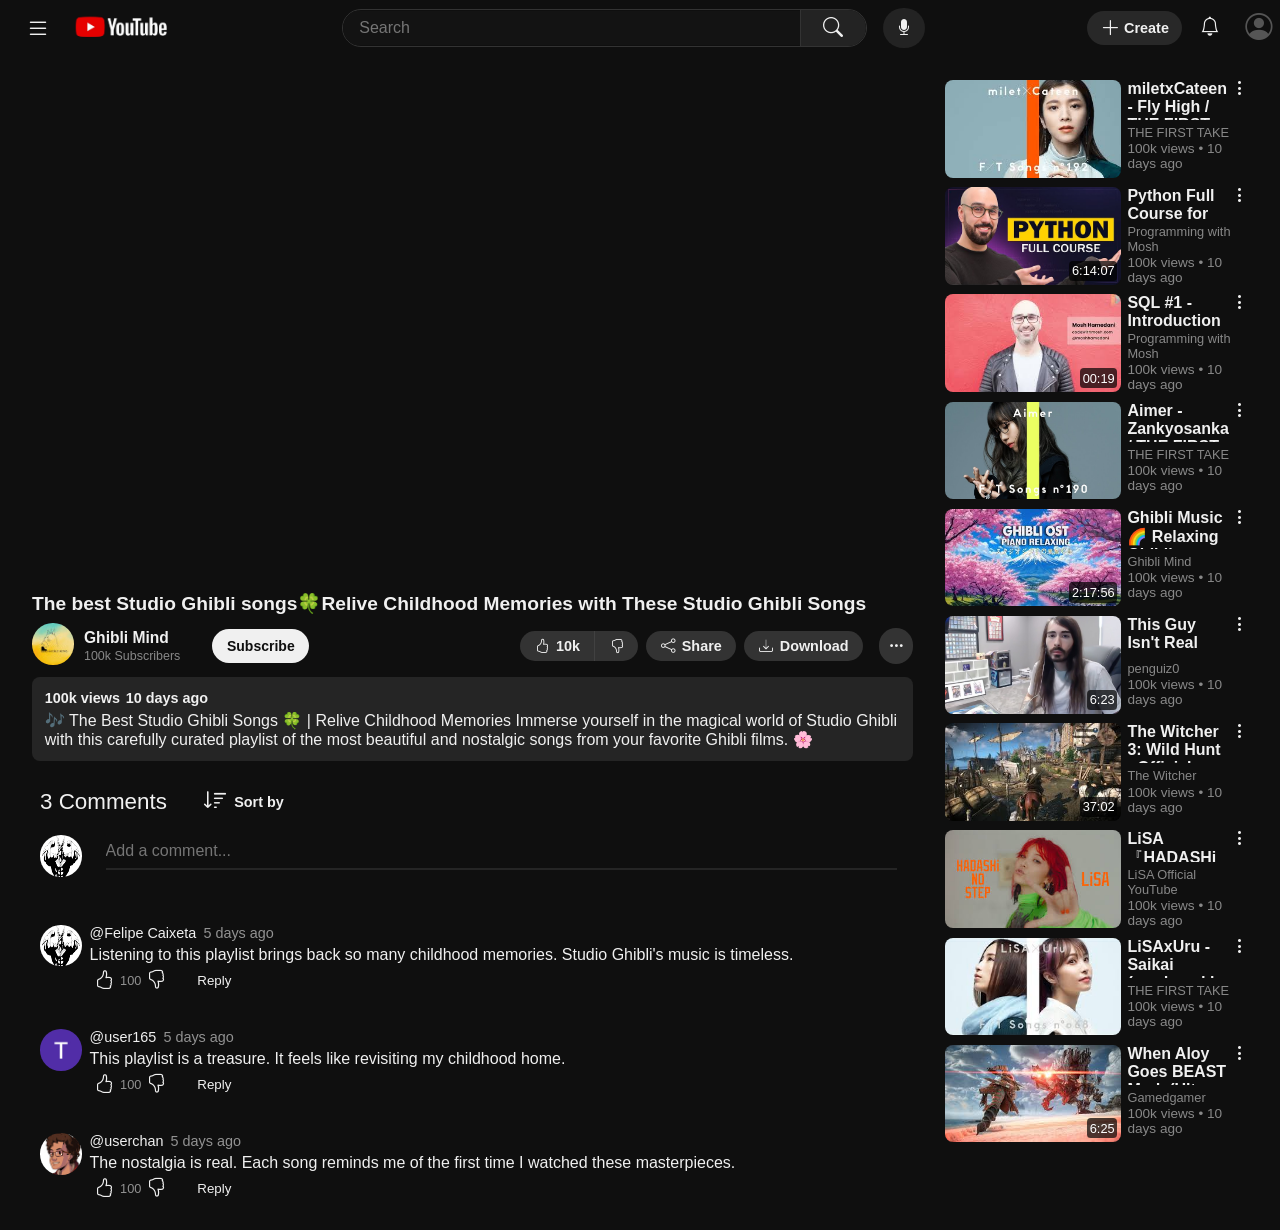
<file: video_12_ghibli_mind.html>
<!DOCTYPE html>
<html lang="en">
  <head>
    <meta charset="UTF-8" />
    <meta name="viewport" content="width=device-width, initial-scale=1.0" />
    <link rel="stylesheet" href="style.css" />
    <link rel="icon" href="/images/favicon.png" sizes="16x16 32x32" />
    <link
      rel="stylesheet"
      href="https://cdn.jsdelivr.net/npm/bootstrap-icons/font/bootstrap-icons.css"
    />
    <title>
      The best Studio Ghibli songs🍀Relive Childhood Memories with These Studio
      Ghibli Songs
    </title>
  </head>
  <body class="dark-mode">
    <header class="nav-bar flex-set dark-mode">
      <nav class="nav-left flex-set">
        <button class="menu-toggle flex-set" id="MenuToggle">
          <i class="bi bi-list menu-icon flex-set"></i>
        </button>

        <button class="youtube-logo">
          <a href="index.html">
            <img
              src="images/YTLogo.png"
              alt="YouTube Logo"
              title="YouTube Home"
            />
          </a>
        </button>
      </nav>

      <nav class="search-bar flex-set">
        <div class="search-input flex-set">
          <input type="text" placeholder="Search" />
          <button class="search-btn">
            <i class="bi bi-search" title="Search"></i>
          </button>
        </div>

        <button class="mic-btn" title="Search with your voice">
          <i class="bi bi-mic-fill"></i>
        </button>
      </nav>

      <nav class="nav-right flex-set">
        <button class="create-btn right-btns flex-set font-bold">
          <i class="bi bi-plus-lg flex-set"></i>
          <p class="create-text">Create</p>
        </button>

        <button class="notif-btn right-btns">
          <i class="bi bi-bell" title="Notifications"></i>
        </button>

        <button class="profile-btn-nav right-btns">
          <i class="bi bi-person-circle" title="Profile"></i>
        </button>
      </nav>
    </header>

    <div class="hidden-app-drawer dark-mode" id="AppDrawer">
      <div class="drawer-section">
        <a href="index.html" title="Home">
          <button
            class="app-drawer-btns dark-mode font-color-drawer"
            id="DrawerHome"
          >
            <i class="bi bi-house-door"></i>
            <p class="font-bold">Home</p>
          </button></a
        >

        <a href="#" title="Shorts">
          <button class="app-drawer-btns dark-mode font-color-drawer">
            <i class="bi bi-lightning"></i>
            <p>Shorts</p>
          </button></a
        >

        <a href="#" title="Subscriptions">
          <button class="app-drawer-btns dark-mode font-color-drawer">
            <i class="bi bi-collection-play"></i>
            <p>Subscriptions</p>
          </button></a
        >

        <a href="#" title="YouTube Music">
          <button class="app-drawer-btns dark-mode font-color-drawer">
            <i class="bi bi-music-note"></i>
            <p>YouTube Music</p>
          </button></a
        >
      </div>

      <div class="drawer-section">
        <a href="#" title="You">
          <button class="app-drawer-btns dark-mode font-color-drawer">
            <p class="font-bold">You ></p>
          </button></a
        >
        <a href="#" title="History">
          <button class="app-drawer-btns dark-mode font-color-drawer">
            <i class="bi bi-clock-history"></i>
            <p>History</p>
          </button></a
        >

        <a href="#" title="Playlists">
          <button class="app-drawer-btns dark-mode font-color-drawer">
            <i class="bi bi-list"></i>
            <p>Playlists</p>
          </button></a
        >

        <a href="#" title="Your Videos">
          <button class="app-drawer-btns dark-mode font-color-drawer">
            <i class="bi bi-play-btn"></i>
            <p>Your Videos</p>
          </button></a
        >

        <a href="#" title="Watch Later">
          <button class="app-drawer-btns dark-mode font-color-drawer">
            <i class="bi bi-alarm"></i>
            <p>Watch Later</p>
          </button></a
        >

        <a href="#" title="Liked Videos">
          <button class="app-drawer-btns dark-mode font-color-drawer">
            <i class="bi bi-hand-thumbs-up"></i>
            <p>Liked Videos</p>
          </button></a
        >

        <a href="#" title="Downloads">
          <button class="app-drawer-btns dark-mode font-color-drawer">
            <i class="bi bi-download"></i>
            <p>Downloads</p>
          </button></a
        >
      </div>

      <div class="drawer-section">
        <p class="font-color-drawer subs-section font-bold">Subscriptions</p>

        <a href="#" title="The Coding Sloth"
          ><button class="app-drawer-btns dark-mode font-color-drawer">
            <img
              src="images/coding_sloth_profile.jpg"
              alt="channel_avatar"
              class="avatar icon-space"
            />
            <p>The Coding Sloth</p>
          </button></a
        >
        <a href="#" title="LiSA Official YouTube"
          ><button class="app-drawer-btns dark-mode font-color-drawer">
            <img
              src="images/LiSA_profile.jpg"
              alt="channel_avatar"
              class="avatar icon-space"
            />
            <p>LiSA Official YouTube</p>
          </button></a
        >

        <a href="#" title="ThePrimeTime"
          ><button class="app-drawer-btns dark-mode font-color-drawer">
            <img
              src="images/prime_time.jpg"
              alt="channel_avatar"
              class="avatar icon-space"
            />
            <p>ThePrimeTime</p>
          </button></a
        >

        <a href="#" title="penguinz0"
          ><button class="app-drawer-btns dark-mode font-color-drawer">
            <img
              src="images/charlie_profile.jpg"
              alt="channel_avatar"
              class="avatar icon-space"
            />
            <p>penguinz0</p>
          </button></a
        >

        <a href="#" title="THE FIRST TAKE"
          ><button class="app-drawer-btns dark-mode font-color-drawer">
            <img
              src="images/the_first_take_profile.jpg"
              alt="channel_avatar"
              class="avatar icon-space"
            />
            <p>THE FIRST TAKE</p>
          </button></a
        >

        <a href="#" title="Programming with Mosh"
          ><button class="app-drawer-btns dark-mode font-color-drawer">
            <img
              src="images/mosh_profile.jpg"
              alt="channel_avatar"
              class="avatar icon-space"
            />
            <p>Programming with Mosh</p>
          </button></a
        >
      </div>

      <div class="drawer-section">
        <a href="#" title="Settings"
          ><button class="app-drawer-btns dark-mode font-color-drawer">
            <i class="bi bi-gear"></i>
            <p>Settings</p>
          </button></a
        >

        <a href="#" title="Report History"
          ><button class="app-drawer-btns dark-mode font-color-drawer">
            <i class="bi bi-flag"></i>
            <p>Report History</p>
          </button></a
        >

        <a href="#" title="Help"
          ><button class="app-drawer-btns dark-mode font-color-drawer">
            <i class="bi bi-question-circle"></i>
            <p>Help</p>
          </button></a
        >

        <a href="#" title="Send Feedback"
          ><button class="app-drawer-btns dark-mode font-color-drawer">
            <i class="bi bi-chat-dots"></i>
            <p>Send Feedback</p>
          </button></a
        >
      </div>
    </div>

    <main class="columns vid-flex-set">
      <div class="primary">
        <div class="player">
          <iframe
            src="https://www.youtube.com/embed/a75Blr4MT44?autoplay=1"
            frameborder="0"
            allow="accelerometer; autoplay; clipboard-write; encrypted-media; gyroscope; picture-in-picture"
            allowfullscreen
            class="embed-video"
          ></iframe>
        </div>

        <div class="below">
          <div class="title">
            <h1>
              The best Studio Ghibli songs🍀Relive Childhood Memories with These
              Studio Ghibli Songs
            </h1>
          </div>

          <div class="top-row yt-flexy">
            <div class="owner yt-flexy">
              <div>
                <img
                  src="images/ghibli_mind_profile.jpg"
                  alt="channel_avatar"
                  class="avatar"
                />
              </div>

              <div class="channel-info">
                <h2 title="Ghibli Mind">Ghibli Mind</h2>
                <p>100k Subscribers</p>
              </div>

              <div class="subscribe-container">
                <button class="subscribe-btn"><p>Subscribe</p></button>
              </div>
            </div>

            <div class="actions yt-flexy">
              <div class="action-child-cont yt-flexy">
                <div class="thumbs-child-up">
                  <button
                    class="thumbs-up action-btns yt-flexy"
                    title="I like this"
                  >
                    <i class="bi bi-hand-thumbs-up"></i>
                    <p class="action-btn-text">10k</p>
                  </button>
                </div>
                <div class="thumbs-child-down">
                  <button
                    class="thumbs-down action-btns"
                    title="I dislike this"
                  >
                    <i class="bi bi-hand-thumbs-down"></i>
                  </button>
                </div>
              </div>

              <div class="action-child-cont">
                <button class="share action-btns yt-flexy" title="Share">
                  <i class="bi bi-share"></i>
                  <p class="action-btn-text">Share</p>
                </button>
              </div>

              <div class="action-child-cont">
                <button class="download action-btns yt-flexy" title="Download">
                  <i class="bi bi-download"></i>
                  <p class="action-btn-text">Download</p>
                </button>
              </div>

              <div class="action-child-cont">
                <button class="clip action-btns yt-flexy" title="Clip">
                  <i class="bi bi-scissors"></i>
                  <p class="action-btn-text">Clip</p>
                </button>
              </div>

              <div class="action-child-cont">
                <button class="more action-btns" title="More">
                  <i class="bi bi-three-dots"></i>
                </button>
              </div>
            </div>
          </div>

          <div class="bottom-row">
            <div class="description">
              <div class="description-video-info">
                <span>100k views</span><span>10 days ago</span>
              </div>
              🎶 The Best Studio Ghibli Songs 🍀 | Relive Childhood Memories
              Immerse yourself in the magical world of Studio Ghibli with this
              carefully curated playlist of the most beautiful and nostalgic
              songs from your favorite Ghibli films. 🌸
            </div>
          </div>
        </div>

        <div class="comments">
          <div class="comments-header yt-flexy">
            <div class="comments-counter">
              <span id="comments-counter">3 Comments</span>
            </div>
            <!--TODO: Add JS functionality.
            Incrementing total number of comments-->
            <div class="sort-comments">
              <button class="yt-flexy">
                <i class="bi bi-sort-down"></i>
                <p>Sort by</p>
              </button>
            </div>
            <!--TODO: Add functionality to sort button using JS.
            Sort by newest or top comments first -->
          </div>

          <div class="comments-mid yt-flexy">
            <div class="avatar">
              <img
                src="images/my_avatar.jpg"
                alt="channel_avatar"
                class="avatar"
              />
            </div>
            <div class="comments-input">
              <input
                type="text"
                placeholder="Add a comment..."
                maxlength="300"
              />
            </div>
          </div>

          <div class="comment-section">
            <div class="comment-block yt-flexy">
              <div class="comment-profile">
                <img
                  src="images/my_avatar.jpg"
                  alt="channel_avatar"
                  class="avatar"
                />
              </div>

              <div class="main-block">
                <div class="user-comment">
                  <div class="user-info yt-flexy">
                    <p>@Felipe Caixeta</p>
                    <p class="comment-age">5 days ago</p>
                  </div>

                  <div class="comment">
                    <p>
                      Listening to this playlist brings back so many childhood
                      memories. Studio Ghibli's music is timeless.
                    </p>
                  </div>
                </div>

                <div class="comment-thumbs yt-flexy">
                  <div class="yt-flexy">
                    <button class="comment-up yt-flexy">
                      <i class="bi bi-hand-thumbs-up"></i>
                    </button>
                    <p class="comment-likes-counter">100</p>
                  </div>
                  <div>
                    <button class="comment-down">
                      <i class="bi bi-hand-thumbs-down"></i>
                    </button>
                  </div>

                  <div>
                    <button class="reply-btn"><p>Reply</p></button>
                  </div>
                </div>
              </div>
            </div>

            <div class="comment-block yt-flexy">
              <div class="comment-profile">
                <img
                  src="images/profile_2.jpg"
                  alt="channel_avatar"
                  class="avatar"
                />
              </div>

              <div class="main-block">
                <div class="user-comment">
                  <div class="user-info yt-flexy">
                    <p>@user165</p>
                    <p class="comment-age">5 days ago</p>
                  </div>

                  <div class="comment">
                    <p>
                      This playlist is a treasure. It feels like revisiting my
                      childhood home.
                    </p>
                  </div>
                </div>

                <div class="comment-thumbs yt-flexy">
                  <div class="yt-flexy">
                    <button class="comment-up yt-flexy">
                      <i class="bi bi-hand-thumbs-up"></i>
                    </button>
                    <p class="comment-likes-counter">100</p>
                  </div>
                  <div>
                    <button class="comment-down">
                      <i class="bi bi-hand-thumbs-down"></i>
                    </button>
                  </div>

                  <div>
                    <button class="reply-btn"><p>Reply</p></button>
                  </div>
                </div>
              </div>
            </div>

            <div class="comment-block yt-flexy">
              <div class="comment-profile">
                <img
                  src="images/profile_1.jpg"
                  alt="channel_avatar"
                  class="avatar"
                />
              </div>

              <div class="main-block">
                <div class="user-comment">
                  <div class="user-info yt-flexy">
                    <p>@userchan</p>
                    <p class="comment-age">5 days ago</p>
                  </div>

                  <div class="comment">
                    <p>
                      The nostalgia is real. Each song reminds me of the first
                      time I watched these masterpieces.
                    </p>
                  </div>
                </div>

                <div class="comment-thumbs yt-flexy">
                  <div class="yt-flexy">
                    <button class="comment-up yt-flexy">
                      <i class="bi bi-hand-thumbs-up"></i>
                    </button>
                    <p class="comment-likes-counter">100</p>
                  </div>
                  <div>
                    <button class="comment-down">
                      <i class="bi bi-hand-thumbs-down"></i>
                    </button>
                  </div>

                  <div>
                    <button class="reply-btn"><p>Reply</p></button>
                  </div>
                </div>
              </div>
            </div>
          </div>
        </div>
      </div>

      <!-- Perhaps add a scrollable header above the listed videos here. -->
      <div class="secondary">
        <div class="side-content">
          <a href="#"
            ><div class="thumbnails yt-flexy">
              <img
                src="/images/millet.jpg"
                alt="milet"
                loading="lazy"
                class="side-thumbnail"
              />
              <!-- <div class="video-time">00:15</div> -->
            </div></a
          >

          <div class="thumbnail-text yt-flexy">
            <div class="video-more">
              <a href="#"
                ><div
                  class="thumbnail-title"
                  title="miletxCateen - Fly High / THE FIRST TAKE"
                >
                  <p>miletxCateen - Fly High / THE FIRST TAKE</p>
                </div></a
              >
              <div>
                <button class="secondary-more">
                  <i class="bi bi-three-dots-vertical"></i>
                </button>
              </div>
            </div>

            <div class="thumbnail-info">
              <span class="channel-name" title="THE FIRST TAKE"
                >THE FIRST TAKE</span
              >
              <span class="views-date">100k views • 10 days ago</span>
            </div>
          </div>
        </div>

        <div class="side-content">
          <a href="video_4_mosh_py.html"
            ><div class="thumbnails yt-flexy">
              <img
                src="/images/python_course.jpg"
                alt="gym_handstand"
                loading="lazy"
                class="side-thumbnail"
              />
              <div class="video-time">6:14:07</div>
            </div></a
          >

          <div class="thumbnail-text yt-flexy">
            <div class="video-more">
              <a href="video_4_mosh_py.html"
                ><div
                  class="thumbnail-title"
                  title="Python Full Course for Beginners"
                >
                  <p>Python Full Course for Beginners</p>
                </div></a
              >
              <div>
                <button class="secondary-more">
                  <i class="bi bi-three-dots-vertical"></i>
                </button>
              </div>
            </div>

            <div class="thumbnail-info">
              <span class="channel-name" title="Programming with Mosh"
                >Programming with Mosh</span
              >
              <span class="views-date">100k views • 10 days ago</span>
            </div>
          </div>
        </div>

        <div class="side-content">
          <a href="video_7_mosh_sql.html"
            ><div class="thumbnails yt-flexy">
              <img
                src="/images/mosh_sql.jpg"
                alt="sql"
                loading="lazy"
                class="side-thumbnail"
              />
              <div class="video-time">00:19</div>
            </div></a
          >

          <div class="thumbnail-text yt-flexy">
            <div class="video-more">
              <a href="#"
                ><div
                  class="thumbnail-title"
                  title="SQL #1 - Introduction [By Mosh Hamedani]"
                >
                  <p>SQL #1 - Introduction [By Mosh Hamedani]</p>
                </div></a
              >
              <div>
                <button class="secondary-more">
                  <i class="bi bi-three-dots-vertical"></i>
                </button>
              </div>
            </div>

            <div class="thumbnail-info">
              <span class="channel-name" title="Programming with Mosh"
                >Programming with Mosh</span
              >
              <span class="views-date">100k views • 10 days ago</span>
            </div>
          </div>
        </div>

        <div class="side-content">
          <a href="#"
            ><div class="thumbnails yt-flexy">
              <img
                src="/images/aimer_first.jpg"
                alt="aimer"
                loading="lazy"
                class="side-thumbnail"
              />
              <!-- <div class="video-time">00:19</div> -->
            </div></a
          >

          <div class="thumbnail-text yt-flexy">
            <div class="video-more">
              <a href="#"
                ><div
                  class="thumbnail-title"
                  title="Aimer - Zankyosanka / THE FIRST TAKE"
                >
                  <p>Aimer - Zankyosanka / THE FIRST TAKE</p>
                </div></a
              >
              <div>
                <button class="secondary-more">
                  <i class="bi bi-three-dots-vertical"></i>
                </button>
              </div>
            </div>

            <div class="thumbnail-info">
              <span class="channel-name" title="THE FIRST TAKE"
                >THE FIRST TAKE</span
              >
              <span class="views-date">100k views • 10 days ago</span>
            </div>
          </div>
        </div>

        <div class="side-content">
          <a href="video_5_ghibli.html"
            ><div class="thumbnails yt-flexy">
              <img
                src="/images/ghibli_ost_relax.jpeg"
                alt="ghibli_piano"
                loading="lazy"
                class="side-thumbnail"
              />
              <div class="video-time">2:17:56</div>
            </div></a
          >

          <div class="thumbnail-text yt-flexy">
            <div class="video-more">
              <a href="video_5_ghibli.html"
                ><div
                  class="thumbnail-title"
                  title="Ghibli Music 🌈 Relaxing Ghibli Collection 🎁 Spirited Away, Totoro , Laputa, Howl's Moving Castle ..."
                >
                  <p>
                    Ghibli Music 🌈 Relaxing Ghibli Collection 🎁 Spirited Away,
                    Totoro , Laputa, Howl's Moving Castle ...
                  </p>
                </div></a
              >
              <div>
                <button class="secondary-more">
                  <i class="bi bi-three-dots-vertical"></i>
                </button>
              </div>
            </div>

            <div class="thumbnail-info">
              <span class="channel-name" title="Ghibli Mind">Ghibli Mind</span>
              <span class="views-date">100k views • 10 days ago</span>
            </div>
          </div>
        </div>

        <div class="side-content">
          <a href="#"
            ><div class="thumbnails yt-flexy">
              <img
                src="/images/penguinz0.jpg"
                alt="penguinz0"
                loading="lazy"
                class="side-thumbnail"
              />
              <div class="video-time">6:23</div>
            </div></a
          >

          <div class="thumbnail-text yt-flexy">
            <div class="video-more">
              <a href="#"
                ><div class="thumbnail-title" title="This Guy Isn't Real">
                  <p>This Guy Isn't Real</p>
                </div></a
              >
              <div>
                <button class="secondary-more">
                  <i class="bi bi-three-dots-vertical"></i>
                </button>
              </div>
            </div>

            <div class="thumbnail-info">
              <span class="channel-name" title="penguinz0">penguiz0</span>
              <span class="views-date">100k views • 10 days ago</span>
            </div>
          </div>
        </div>

        <div class="side-content">
          <a href="video_2_witcher_gameplay.html"
            ><div class="thumbnails yt-flexy">
              <img
                src="/images/the_witcher3.jpg"
                alt="witcher"
                loading="lazy"
                class="side-thumbnail"
              />
              <div class="video-time">37:02</div>
            </div></a
          >

          <div class="thumbnail-text yt-flexy">
            <div class="video-more">
              <a href="video_2_witcher_gameplay.html"
                ><div
                  class="thumbnail-title"
                  title="The Witcher 3: Wild Hunt - Official Gameplay (35 min)"
                >
                  <p>The Witcher 3: Wild Hunt - Official Gameplay (35 min)</p>
                </div></a
              >
              <div>
                <button class="secondary-more">
                  <i class="bi bi-three-dots-vertical"></i>
                </button>
              </div>
            </div>

            <div class="thumbnail-info">
              <span class="channel-name" title="The Witcher">The Witcher</span>
              <span class="views-date">100k views • 10 days ago</span>
            </div>
          </div>
        </div>

        <div class="side-content">
          <a href="#"
            ><div class="thumbnails yt-flexy">
              <img
                src="/images/hadashi.jpg"
                alt="hadashi_lisa"
                loading="lazy"
                class="side-thumbnail"
              />
              <!-- <div class="video-time">00:19</div> -->
            </div></a
          >

          <div class="thumbnail-text yt-flexy">
            <div class="video-more">
              <a href="#"
                ><div
                  class="thumbnail-title"
                  title="LiSA 『HADASHi NO STEP』 -MUSiC CLiP-"
                >
                  <p>LiSA 『HADASHi NO STEP』 -MUSiC CLiP-</p>
                </div></a
              >
              <div>
                <button class="secondary-more">
                  <i class="bi bi-three-dots-vertical"></i>
                </button>
              </div>
            </div>

            <div class="thumbnail-info">
              <span class="channel-name" title="LiSA Official YouTube"
                >LiSA Official YouTube</span
              >
              <span class="views-date">100k views • 10 days ago</span>
            </div>
          </div>
        </div>

        <div class="side-content">
          <a href="#"
            ><div class="thumbnails yt-flexy">
              <img
                src="/images/lisaxuru.jpg"
                alt="lisa_uru"
                loading="lazy"
                class="side-thumbnail"
              />
              <!-- <div class="video-time">00:19</div> -->
            </div></a
          >

          <div class="thumbnail-text yt-flexy">
            <div class="video-more">
              <a href="#"
                ><div
                  class="thumbnail-title"
                  title="LiSAxUru - Saikai (produced by Ayase) / THE FIRST TAKE"
                >
                  <p>LiSAxUru - Saikai (produced by Ayase) / THE FIRST TAKE</p>
                </div></a
              >
              <div>
                <button class="secondary-more">
                  <i class="bi bi-three-dots-vertical"></i>
                </button>
              </div>
            </div>

            <div class="thumbnail-info">
              <span class="channel-name" title="THE FIRST TAKE"
                >THE FIRST TAKE</span
              >
              <span class="views-date">100k views • 10 days ago</span>
            </div>
          </div>
        </div>

        <div class="side-content">
          <a href="video_1_horizon.html"
            ><div class="thumbnails yt-flexy">
              <img
                src="/images/horizon_aloy.jpg"
                alt="hadashi_lisa"
                loading="lazy"
                class="side-thumbnail"
              />
              <div class="video-time">6:25</div>
            </div></a
          >

          <div class="thumbnail-text yt-flexy">
            <div class="video-more">
              <a href="video_1_horizon.html"
                ><div
                  class="thumbnail-title"
                  title="When Aloy Goes BEAST Mode(Ultra Hard) | Horizon Forbidden West"
                >
                  <p>
                    When Aloy Goes BEAST Mode(Ultra Hard) | Horizon Forbidden
                    West
                  </p>
                </div></a
              >
              <div>
                <button class="secondary-more">
                  <i class="bi bi-three-dots-vertical"></i>
                </button>
              </div>
            </div>

            <div class="thumbnail-info">
              <span class="channel-name" title="Gamedgamer">Gamedgamer</span>
              <span class="views-date">100k views • 10 days ago</span>
            </div>
          </div>
        </div>
      </div>
    </main>
    <script src="video_menu_bar.js" defer></script>
  </body>
</html>
</file>
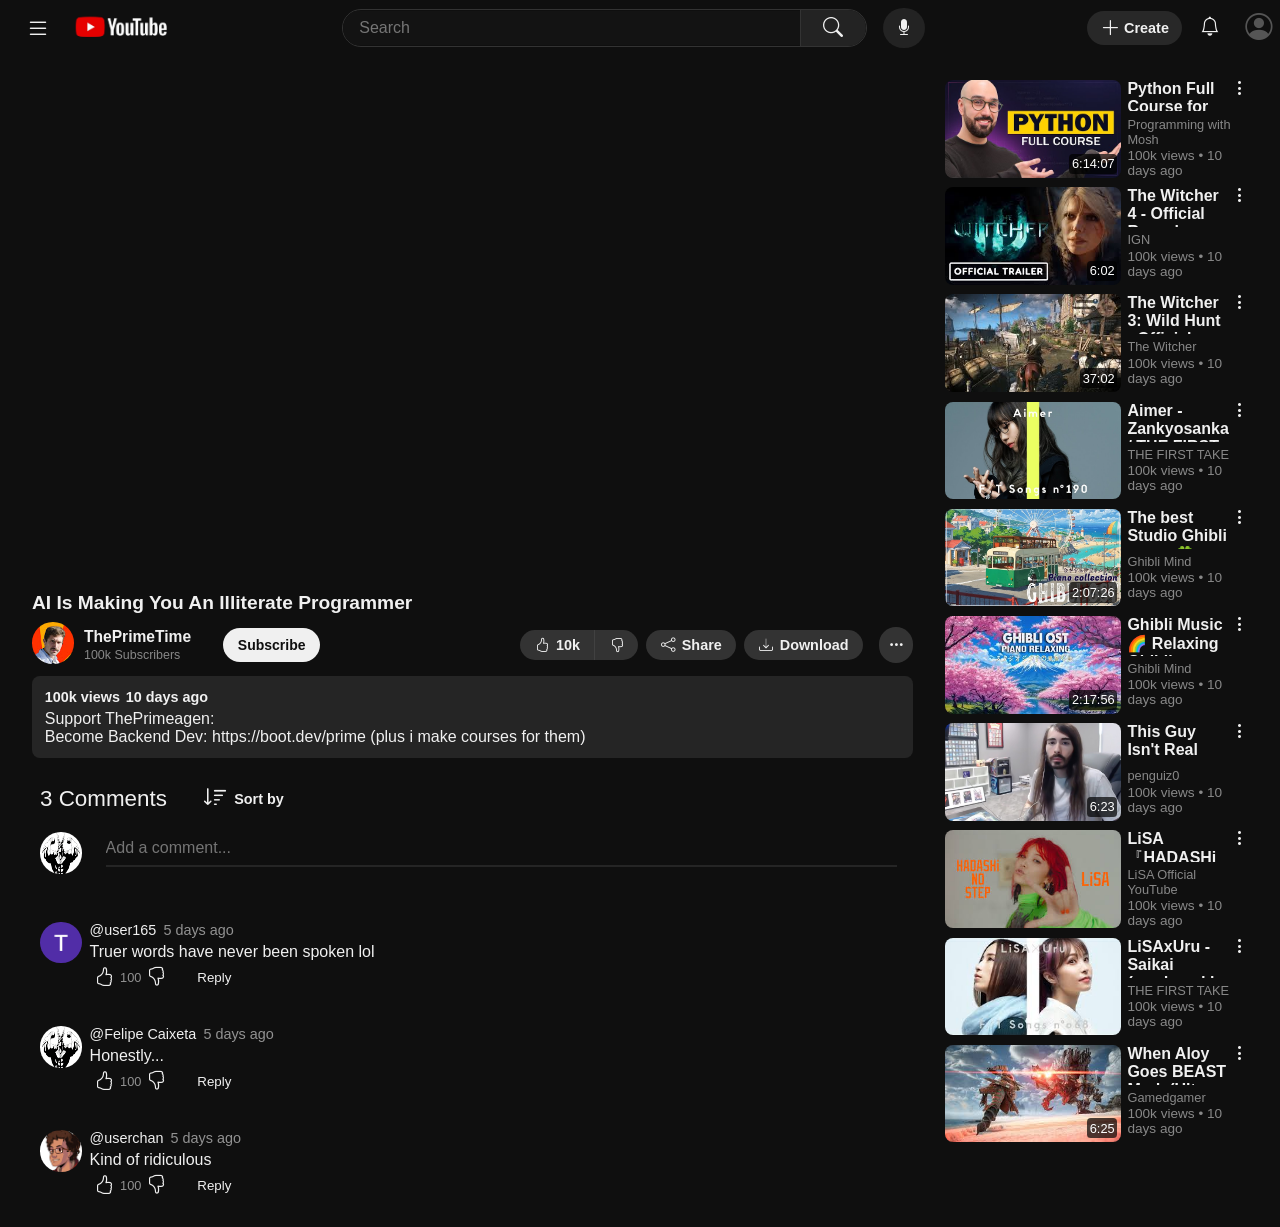
<file: video_13_prime_ai.html>
<!DOCTYPE html>
<html lang="en">
  <head>
    <meta charset="UTF-8" />
    <meta name="viewport" content="width=device-width, initial-scale=1.0" />
    <link rel="stylesheet" href="style.css" />
    <link rel="icon" href="/images/favicon.png" sizes="16x16 32x32" />
    <link
      rel="stylesheet"
      href="https://cdn.jsdelivr.net/npm/bootstrap-icons/font/bootstrap-icons.css"
    />
    <title>AI Is Making You An Illiterate Programmer</title>
  </head>
  <body class="dark-mode">
    <header class="nav-bar flex-set dark-mode">
      <nav class="nav-left flex-set">
        <button class="menu-toggle flex-set" id="MenuToggle">
          <i class="bi bi-list menu-icon flex-set"></i>
        </button>

        <button class="youtube-logo">
          <a href="index.html">
            <img
              src="images/YTLogo.png"
              alt="YouTube Logo"
              title="YouTube Home"
            />
          </a>
        </button>
      </nav>

      <nav class="search-bar flex-set">
        <div class="search-input flex-set">
          <input type="text" placeholder="Search" />
          <button class="search-btn">
            <i class="bi bi-search" title="Search"></i>
          </button>
        </div>

        <button class="mic-btn" title="Search with your voice">
          <i class="bi bi-mic-fill"></i>
        </button>
      </nav>

      <nav class="nav-right flex-set">
        <button class="create-btn right-btns flex-set font-bold">
          <i class="bi bi-plus-lg flex-set"></i>
          <p class="create-text">Create</p>
        </button>

        <button class="notif-btn right-btns">
          <i class="bi bi-bell" title="Notifications"></i>
        </button>

        <button class="profile-btn-nav right-btns">
          <i class="bi bi-person-circle" title="Profile"></i>
        </button>
      </nav>
    </header>

    <div class="hidden-app-drawer dark-mode" id="AppDrawer">
      <div class="drawer-section">
        <a href="index.html" title="Home">
          <button
            class="app-drawer-btns dark-mode font-color-drawer"
            id="DrawerHome"
          >
            <i class="bi bi-house-door"></i>
            <p class="font-bold">Home</p>
          </button></a
        >

        <a href="#" title="Shorts">
          <button class="app-drawer-btns dark-mode font-color-drawer">
            <i class="bi bi-lightning"></i>
            <p>Shorts</p>
          </button></a
        >

        <a href="#" title="Subscriptions">
          <button class="app-drawer-btns dark-mode font-color-drawer">
            <i class="bi bi-collection-play"></i>
            <p>Subscriptions</p>
          </button></a
        >

        <a href="#" title="YouTube Music">
          <button class="app-drawer-btns dark-mode font-color-drawer">
            <i class="bi bi-music-note"></i>
            <p>YouTube Music</p>
          </button></a
        >
      </div>

      <div class="drawer-section">
        <a href="#" title="You">
          <button class="app-drawer-btns dark-mode font-color-drawer">
            <p class="font-bold">You ></p>
          </button></a
        >
        <a href="#" title="History">
          <button class="app-drawer-btns dark-mode font-color-drawer">
            <i class="bi bi-clock-history"></i>
            <p>History</p>
          </button></a
        >

        <a href="#" title="Playlists">
          <button class="app-drawer-btns dark-mode font-color-drawer">
            <i class="bi bi-list"></i>
            <p>Playlists</p>
          </button></a
        >

        <a href="#" title="Your Videos">
          <button class="app-drawer-btns dark-mode font-color-drawer">
            <i class="bi bi-play-btn"></i>
            <p>Your Videos</p>
          </button></a
        >

        <a href="#" title="Watch Later">
          <button class="app-drawer-btns dark-mode font-color-drawer">
            <i class="bi bi-alarm"></i>
            <p>Watch Later</p>
          </button></a
        >

        <a href="#" title="Liked Videos">
          <button class="app-drawer-btns dark-mode font-color-drawer">
            <i class="bi bi-hand-thumbs-up"></i>
            <p>Liked Videos</p>
          </button></a
        >

        <a href="#" title="Downloads">
          <button class="app-drawer-btns dark-mode font-color-drawer">
            <i class="bi bi-download"></i>
            <p>Downloads</p>
          </button></a
        >
      </div>

      <div class="drawer-section">
        <p class="font-color-drawer subs-section font-bold">Subscriptions</p>

        <a href="#" title="The Coding Sloth"
          ><button class="app-drawer-btns dark-mode font-color-drawer">
            <img
              src="images/coding_sloth_profile.jpg"
              alt="channel_avatar"
              class="avatar icon-space"
            />
            <p>The Coding Sloth</p>
          </button></a
        >
        <a href="#" title="LiSA Official YouTube"
          ><button class="app-drawer-btns dark-mode font-color-drawer">
            <img
              src="images/LiSA_profile.jpg"
              alt="channel_avatar"
              class="avatar icon-space"
            />
            <p>LiSA Official YouTube</p>
          </button></a
        >

        <a href="#" title="ThePrimeTime"
          ><button class="app-drawer-btns dark-mode font-color-drawer">
            <img
              src="images/prime_time.jpg"
              alt="channel_avatar"
              class="avatar icon-space"
            />
            <p>ThePrimeTime</p>
          </button></a
        >

        <a href="#" title="penguinz0"
          ><button class="app-drawer-btns dark-mode font-color-drawer">
            <img
              src="images/charlie_profile.jpg"
              alt="channel_avatar"
              class="avatar icon-space"
            />
            <p>penguinz0</p>
          </button></a
        >

        <a href="#" title="THE FIRST TAKE"
          ><button class="app-drawer-btns dark-mode font-color-drawer">
            <img
              src="images/the_first_take_profile.jpg"
              alt="channel_avatar"
              class="avatar icon-space"
            />
            <p>THE FIRST TAKE</p>
          </button></a
        >

        <a href="#" title="Programming with Mosh"
          ><button class="app-drawer-btns dark-mode font-color-drawer">
            <img
              src="images/mosh_profile.jpg"
              alt="channel_avatar"
              class="avatar icon-space"
            />
            <p>Programming with Mosh</p>
          </button></a
        >
      </div>

      <div class="drawer-section">
        <a href="#" title="Settings"
          ><button class="app-drawer-btns dark-mode font-color-drawer">
            <i class="bi bi-gear"></i>
            <p>Settings</p>
          </button></a
        >

        <a href="#" title="Report History"
          ><button class="app-drawer-btns dark-mode font-color-drawer">
            <i class="bi bi-flag"></i>
            <p>Report History</p>
          </button></a
        >

        <a href="#" title="Help"
          ><button class="app-drawer-btns dark-mode font-color-drawer">
            <i class="bi bi-question-circle"></i>
            <p>Help</p>
          </button></a
        >

        <a href="#" title="Send Feedback"
          ><button class="app-drawer-btns dark-mode font-color-drawer">
            <i class="bi bi-chat-dots"></i>
            <p>Send Feedback</p>
          </button></a
        >
      </div>
    </div>

    <main class="columns vid-flex-set">
      <div class="primary">
        <div class="player">
          <iframe
            src="https://www.youtube.com/embed/cQNyYx2fZXw?autoplay=1"
            frameborder="0"
            allow="accelerometer; autoplay; clipboard-write; encrypted-media; gyroscope; picture-in-picture"
            allowfullscreen
            class="embed-video"
          ></iframe>
        </div>

        <div class="below">
          <div class="title">
            <h1>AI Is Making You An Illiterate Programmer</h1>
          </div>

          <div class="top-row yt-flexy">
            <div class="owner yt-flexy">
              <div>
                <img
                  src="images/prime_time.jpg"
                  alt="channel_avatar"
                  class="avatar"
                />
              </div>

              <div class="channel-info">
                <h2 title="ThePrimeTime">ThePrimeTime</h2>
                <p>100k Subscribers</p>
              </div>

              <div class="subscribe-container">
                <button class="subscribe-btn"><p>Subscribe</p></button>
              </div>
            </div>

            <div class="actions yt-flexy">
              <div class="action-child-cont yt-flexy">
                <div class="thumbs-child-up">
                  <button
                    class="thumbs-up action-btns yt-flexy"
                    title="I like this"
                  >
                    <i class="bi bi-hand-thumbs-up"></i>
                    <p class="action-btn-text">10k</p>
                  </button>
                </div>
                <div class="thumbs-child-down">
                  <button
                    class="thumbs-down action-btns"
                    title="I dislike this"
                  >
                    <i class="bi bi-hand-thumbs-down"></i>
                  </button>
                </div>
              </div>

              <div class="action-child-cont">
                <button class="share action-btns yt-flexy" title="Share">
                  <i class="bi bi-share"></i>
                  <p class="action-btn-text">Share</p>
                </button>
              </div>

              <div class="action-child-cont">
                <button class="download action-btns yt-flexy" title="Download">
                  <i class="bi bi-download"></i>
                  <p class="action-btn-text">Download</p>
                </button>
              </div>

              <div class="action-child-cont">
                <button class="clip action-btns yt-flexy" title="Clip">
                  <i class="bi bi-scissors"></i>
                  <p class="action-btn-text">Clip</p>
                </button>
              </div>

              <div class="action-child-cont">
                <button class="more action-btns" title="More">
                  <i class="bi bi-three-dots"></i>
                </button>
              </div>
            </div>
          </div>

          <div class="bottom-row">
            <div class="description">
              <div class="description-video-info">
                <span>100k views</span><span>10 days ago</span>
              </div>
              <p>Support ThePrimeagen:</p>
              Become Backend Dev: https://boot.dev/prime (plus i make courses
              for them)
            </div>
          </div>
        </div>

        <div class="comments">
          <div class="comments-header yt-flexy">
            <div class="comments-counter">
              <span id="comments-counter">3 Comments</span>
            </div>
            <!--TODO: Add JS functionality.
            Incrementing total number of comments-->
            <div class="sort-comments">
              <button class="yt-flexy">
                <i class="bi bi-sort-down"></i>
                <p>Sort by</p>
              </button>
            </div>
            <!--TODO: Add functionality to sort button using JS.
            Sort by newest or top comments first -->
          </div>

          <div class="comments-mid yt-flexy">
            <div class="avatar">
              <img
                src="images/my_avatar.jpg"
                alt="channel_avatar"
                class="avatar"
              />
            </div>
            <div class="comments-input">
              <input
                type="text"
                placeholder="Add a comment..."
                maxlength="300"
              />
            </div>
          </div>

          <div class="comment-section">
            <div class="comment-block yt-flexy">
              <div class="comment-profile">
                <img
                  src="images/profile_2.jpg"
                  alt="channel_avatar"
                  class="avatar"
                />
              </div>

              <div class="main-block">
                <div class="user-comment">
                  <div class="user-info yt-flexy">
                    <p>@user165</p>
                    <p class="comment-age">5 days ago</p>
                  </div>

                  <div class="comment">
                    <p>Truer words have never been spoken lol</p>
                  </div>
                </div>

                <div class="comment-thumbs yt-flexy">
                  <div class="yt-flexy">
                    <button class="comment-up yt-flexy">
                      <i class="bi bi-hand-thumbs-up"></i>
                    </button>
                    <p class="comment-likes-counter">100</p>
                  </div>
                  <div>
                    <button class="comment-down">
                      <i class="bi bi-hand-thumbs-down"></i>
                    </button>
                  </div>

                  <div>
                    <button class="reply-btn"><p>Reply</p></button>
                  </div>
                </div>
              </div>
            </div>

            <div class="comment-block yt-flexy">
              <div class="comment-profile">
                <img
                  src="images/my_avatar.jpg"
                  alt="channel_avatar"
                  class="avatar"
                />
              </div>

              <div class="main-block">
                <div class="user-comment">
                  <div class="user-info yt-flexy">
                    <p>@Felipe Caixeta</p>
                    <p class="comment-age">5 days ago</p>
                  </div>

                  <div class="comment">
                    <p>Honestly...</p>
                  </div>
                </div>

                <div class="comment-thumbs yt-flexy">
                  <div class="yt-flexy">
                    <button class="comment-up yt-flexy">
                      <i class="bi bi-hand-thumbs-up"></i>
                    </button>
                    <p class="comment-likes-counter">100</p>
                  </div>
                  <div>
                    <button class="comment-down">
                      <i class="bi bi-hand-thumbs-down"></i>
                    </button>
                  </div>

                  <div>
                    <button class="reply-btn"><p>Reply</p></button>
                  </div>
                </div>
              </div>
            </div>

            <div class="comment-block yt-flexy">
              <div class="comment-profile">
                <img
                  src="images/profile_1.jpg"
                  alt="channel_avatar"
                  class="avatar"
                />
              </div>

              <div class="main-block">
                <div class="user-comment">
                  <div class="user-info yt-flexy">
                    <p>@userchan</p>
                    <p class="comment-age">5 days ago</p>
                  </div>

                  <div class="comment">
                    <p>Kind of ridiculous</p>
                  </div>
                </div>

                <div class="comment-thumbs yt-flexy">
                  <div class="yt-flexy">
                    <button class="comment-up yt-flexy">
                      <i class="bi bi-hand-thumbs-up"></i>
                    </button>
                    <p class="comment-likes-counter">100</p>
                  </div>
                  <div>
                    <button class="comment-down">
                      <i class="bi bi-hand-thumbs-down"></i>
                    </button>
                  </div>

                  <div>
                    <button class="reply-btn"><p>Reply</p></button>
                  </div>
                </div>
              </div>
            </div>
          </div>
        </div>
      </div>

      <!-- Perhaps add a scrollable header above the listed videos here. -->
      <div class="secondary">
        <div class="side-content">
          <a href="video_4_mosh_py.html"
            ><div class="thumbnails yt-flexy">
              <img
                src="/images/python_course.jpg"
                alt="gym_handstand"
                loading="lazy"
                class="side-thumbnail"
              />
              <div class="video-time">6:14:07</div>
            </div></a
          >

          <div class="thumbnail-text yt-flexy">
            <div class="video-more">
              <a href="video_4_mosh_py.html"
                ><div
                  class="thumbnail-title"
                  title="Python Full Course for Beginners"
                >
                  <p>Python Full Course for Beginners</p>
                </div></a
              >
              <div>
                <button class="secondary-more">
                  <i class="bi bi-three-dots-vertical"></i>
                </button>
              </div>
            </div>

            <div class="thumbnail-info">
              <span class="channel-name" title="Programming with Mosh"
                >Programming with Mosh</span
              >
              <span class="views-date">100k views • 10 days ago</span>
            </div>
          </div>
        </div>

        <div class="side-content">
          <a href="video_9_witcher_4.html"
            ><div class="thumbnails yt-flexy">
              <img
                src="/images/thewitcher4.jpg"
                alt="chair_handstand"
                loading="lazy"
                class="side-thumbnail"
              />
              <div class="video-time">6:02</div>
            </div></a
          >

          <div class="thumbnail-text yt-flexy">
            <div class="video-more">
              <a href="video_9_witcher_4.html"
                ><div
                  class="thumbnail-title"
                  title="The Witcher 4 - Official Reveal Trailer | The Game Awards 2024"
                >
                  <p>
                    The Witcher 4 - Official Reveal Trailer | The Game Awards
                    2024
                  </p>
                </div></a
              >
              <div>
                <button class="secondary-more">
                  <i class="bi bi-three-dots-vertical"></i>
                </button>
              </div>
            </div>

            <div class="thumbnail-info">
              <span class="channel-name" title="IGN">IGN</span>
              <span class="views-date">100k views • 10 days ago</span>
            </div>
          </div>
        </div>

        <div class="side-content">
          <a href="video_2_witcher_gameplay.html"
            ><div class="thumbnails yt-flexy">
              <img
                src="/images/the_witcher3.jpg"
                alt="witcher"
                loading="lazy"
                class="side-thumbnail"
              />
              <div class="video-time">37:02</div>
            </div></a
          >

          <div class="thumbnail-text yt-flexy">
            <div class="video-more">
              <a href="video_2_witcher_gameplay.html"
                ><div
                  class="thumbnail-title"
                  title="The Witcher 3: Wild Hunt - Official Gameplay (35 min)"
                >
                  <p>The Witcher 3: Wild Hunt - Official Gameplay (35 min)</p>
                </div></a
              >
              <div>
                <button class="secondary-more">
                  <i class="bi bi-three-dots-vertical"></i>
                </button>
              </div>
            </div>

            <div class="thumbnail-info">
              <span class="channel-name" title="The Witcher">The Witcher</span>
              <span class="views-date">100k views • 10 days ago</span>
            </div>
          </div>
        </div>

        <div class="side-content">
          <a href="#"
            ><div class="thumbnails yt-flexy">
              <img
                src="/images/aimer_first.jpg"
                alt="aimer"
                loading="lazy"
                class="side-thumbnail"
              />
              <!-- <div class="video-time">00:19</div> -->
            </div></a
          >

          <div class="thumbnail-text yt-flexy">
            <div class="video-more">
              <a href="#"
                ><div
                  class="thumbnail-title"
                  title="Aimer - Zankyosanka / THE FIRST TAKE"
                >
                  <p>Aimer - Zankyosanka / THE FIRST TAKE</p>
                </div></a
              >
              <div>
                <button class="secondary-more">
                  <i class="bi bi-three-dots-vertical"></i>
                </button>
              </div>
            </div>

            <div class="thumbnail-info">
              <span class="channel-name" title="THE FIRST TAKE"
                >THE FIRST TAKE</span
              >
              <span class="views-date">100k views • 10 days ago</span>
            </div>
          </div>
        </div>

        <div class="side-content">
          <a href="video_12_ghibli_mind.html"
            ><div class="thumbnails yt-flexy">
              <img
                src="/images/ghibli_ost.jpg"
                alt="witcher_piano"
                loading="lazy"
                class="side-thumbnail"
              />
              <div class="video-time">2:07:26</div>
            </div></a
          >

          <div class="thumbnail-text yt-flexy">
            <div class="video-more">
              <a href="video_12_ghibli_mind.html"
                ><div
                  class="thumbnail-title"
                  title="The best Studio Ghibli songs🍀Relive Childhood Memories with These Studio
                  Ghibli Songs"
                >
                  <p>
                    The best Studio Ghibli songs🍀Relive Childhood Memories with
                    These Studio Ghibli Songs
                  </p>
                </div></a
              >
              <div>
                <button class="secondary-more">
                  <i class="bi bi-three-dots-vertical"></i>
                </button>
              </div>
            </div>

            <div class="thumbnail-info">
              <span class="channel-name" title="Ghibli Mind">Ghibli Mind</span>
              <span class="views-date">100k views • 10 days ago</span>
            </div>
          </div>
        </div>

        <div class="side-content">
          <a href="video_5_ghibli.html"
            ><div class="thumbnails yt-flexy">
              <img
                src="/images/ghibli_ost_relax.jpeg"
                alt="ghibli_piano"
                loading="lazy"
                class="side-thumbnail"
              />
              <div class="video-time">2:17:56</div>
            </div></a
          >

          <div class="thumbnail-text yt-flexy">
            <div class="video-more">
              <a href="video_5_ghibli.html"
                ><div
                  class="thumbnail-title"
                  title="Ghibli Music 🌈 Relaxing Ghibli Collection 🎁 Spirited Away, Totoro , Laputa, Howl's Moving Castle ..."
                >
                  <p>
                    Ghibli Music 🌈 Relaxing Ghibli Collection 🎁 Spirited Away,
                    Totoro , Laputa, Howl's Moving Castle ...
                  </p>
                </div></a
              >
              <div>
                <button class="secondary-more">
                  <i class="bi bi-three-dots-vertical"></i>
                </button>
              </div>
            </div>

            <div class="thumbnail-info">
              <span class="channel-name" title="Ghibli Mind">Ghibli Mind</span>
              <span class="views-date">100k views • 10 days ago</span>
            </div>
          </div>
        </div>

        <div class="side-content">
          <a href="#"
            ><div class="thumbnails yt-flexy">
              <img
                src="/images/penguinz0.jpg"
                alt="penguinz0"
                loading="lazy"
                class="side-thumbnail"
              />
              <div class="video-time">6:23</div>
            </div></a
          >

          <div class="thumbnail-text yt-flexy">
            <div class="video-more">
              <a href="#"
                ><div class="thumbnail-title" title="This Guy Isn't Real">
                  <p>This Guy Isn't Real</p>
                </div></a
              >
              <div>
                <button class="secondary-more">
                  <i class="bi bi-three-dots-vertical"></i>
                </button>
              </div>
            </div>

            <div class="thumbnail-info">
              <span class="channel-name" title="penguinz0">penguiz0</span>
              <span class="views-date">100k views • 10 days ago</span>
            </div>
          </div>
        </div>

        <div class="side-content">
          <a href="#"
            ><div class="thumbnails yt-flexy">
              <img
                src="/images/hadashi.jpg"
                alt="hadashi_lisa"
                loading="lazy"
                class="side-thumbnail"
              />
              <!-- <div class="video-time">00:19</div> -->
            </div></a
          >

          <div class="thumbnail-text yt-flexy">
            <div class="video-more">
              <a href="#"
                ><div
                  class="thumbnail-title"
                  title="LiSA 『HADASHi NO STEP』 -MUSiC CLiP-"
                >
                  <p>LiSA 『HADASHi NO STEP』 -MUSiC CLiP-</p>
                </div></a
              >
              <div>
                <button class="secondary-more">
                  <i class="bi bi-three-dots-vertical"></i>
                </button>
              </div>
            </div>

            <div class="thumbnail-info">
              <span class="channel-name" title="LiSA Official YouTube"
                >LiSA Official YouTube</span
              >
              <span class="views-date">100k views • 10 days ago</span>
            </div>
          </div>
        </div>

        <div class="side-content">
          <a href="#"
            ><div class="thumbnails yt-flexy">
              <img
                src="/images/lisaxuru.jpg"
                alt="lisa_uru"
                loading="lazy"
                class="side-thumbnail"
              />
              <!-- <div class="video-time">00:19</div> -->
            </div></a
          >

          <div class="thumbnail-text yt-flexy">
            <div class="video-more">
              <a href="#"
                ><div
                  class="thumbnail-title"
                  title="LiSAxUru - Saikai (produced by Ayase) / THE FIRST TAKE"
                >
                  <p>LiSAxUru - Saikai (produced by Ayase) / THE FIRST TAKE</p>
                </div></a
              >
              <div>
                <button class="secondary-more">
                  <i class="bi bi-three-dots-vertical"></i>
                </button>
              </div>
            </div>

            <div class="thumbnail-info">
              <span class="channel-name" title="THE FIRST TAKE"
                >THE FIRST TAKE</span
              >
              <span class="views-date">100k views • 10 days ago</span>
            </div>
          </div>
        </div>

        <div class="side-content">
          <a href="video_1_horizon.html"
            ><div class="thumbnails yt-flexy">
              <img
                src="/images/horizon_aloy.jpg"
                alt="hadashi_lisa"
                loading="lazy"
                class="side-thumbnail"
              />
              <div class="video-time">6:25</div>
            </div></a
          >

          <div class="thumbnail-text yt-flexy">
            <div class="video-more">
              <a href="video_1_horizon.html"
                ><div
                  class="thumbnail-title"
                  title="When Aloy Goes BEAST Mode(Ultra Hard) | Horizon Forbidden West"
                >
                  <p>
                    When Aloy Goes BEAST Mode(Ultra Hard) | Horizon Forbidden
                    West
                  </p>
                </div></a
              >
              <div>
                <button class="secondary-more">
                  <i class="bi bi-three-dots-vertical"></i>
                </button>
              </div>
            </div>

            <div class="thumbnail-info">
              <span class="channel-name" title="Gamedgamer">Gamedgamer</span>
              <span class="views-date">100k views • 10 days ago</span>
            </div>
          </div>
        </div>
      </div>
    </main>
    <script src="video_menu_bar.js" defer></script>
  </body>
</html>
</file>
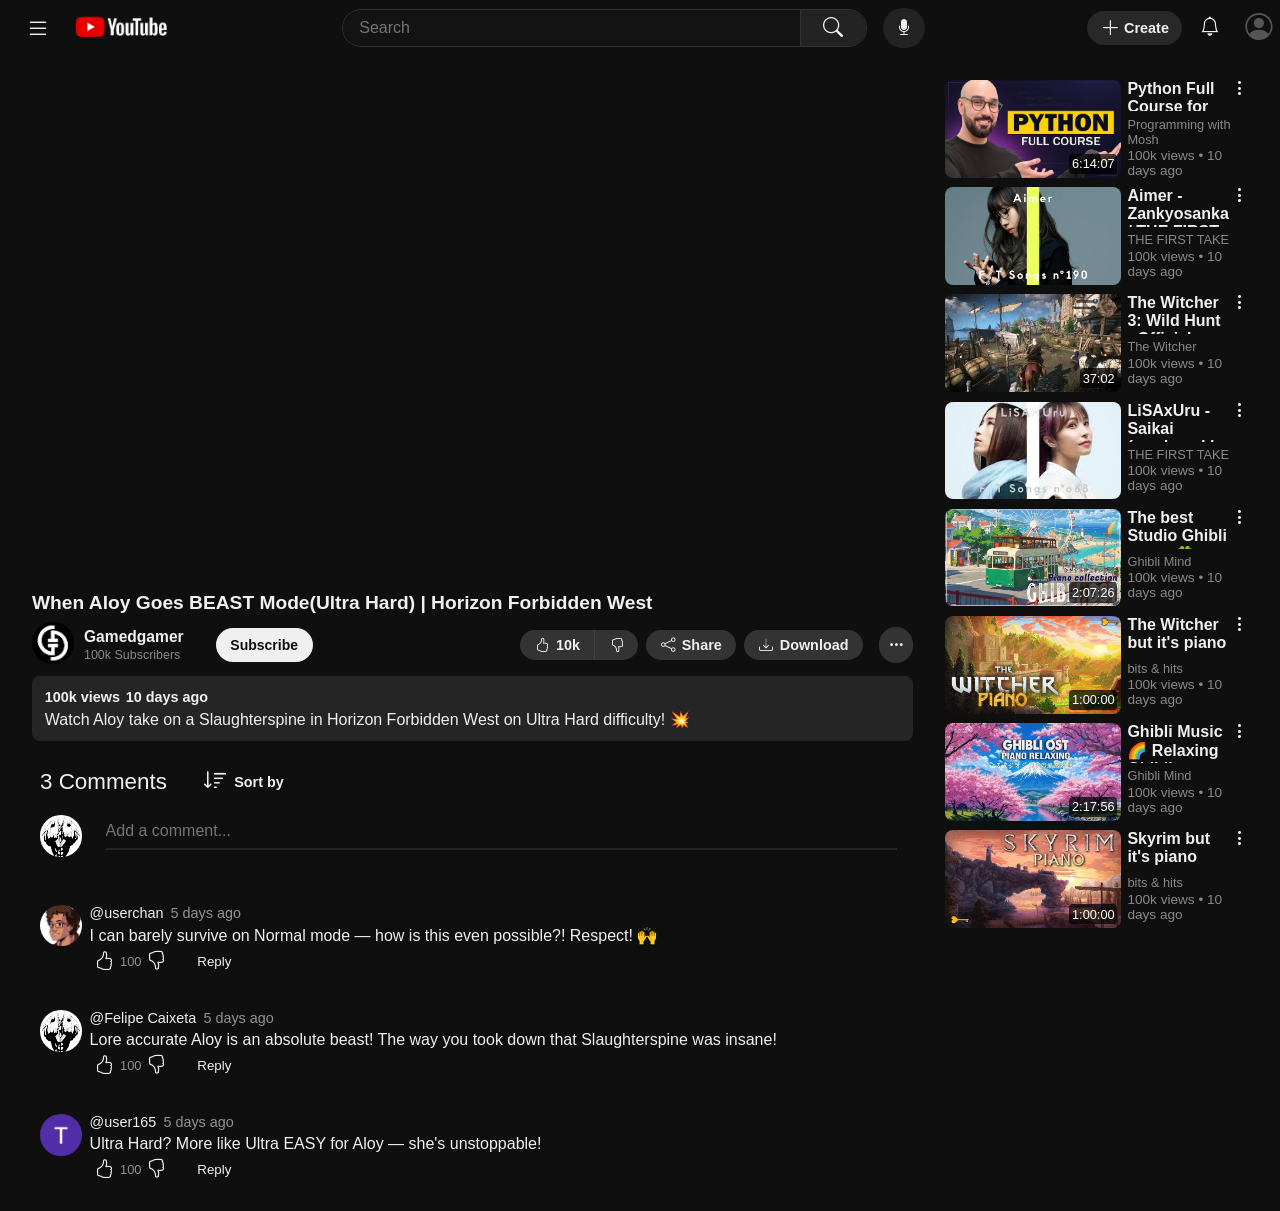
<file: video_1_horizon.html>
<!DOCTYPE html>
<html lang="en">
  <head>
    <meta charset="UTF-8" />
    <meta name="viewport" content="width=device-width, initial-scale=1.0" />
    <link rel="stylesheet" href="style.css" />
    <link rel="icon" href="/images/favicon.png" sizes="16x16 32x32" />
    <link
      rel="stylesheet"
      href="https://cdn.jsdelivr.net/npm/bootstrap-icons/font/bootstrap-icons.css"
    />
    <title>
      When Aloy Goes BEAST Mode(Ultra Hard) | Horizon Forbidden West
    </title>
  </head>
  <body class="dark-mode">
    <header class="nav-bar flex-set dark-mode">
      <nav class="nav-left flex-set">
        <button class="menu-toggle flex-set" id="MenuToggle">
          <i class="bi bi-list menu-icon flex-set"></i>
        </button>

        <button class="youtube-logo">
          <a href="index.html">
            <img
              src="images/YTLogo.png"
              alt="YouTube Logo"
              title="YouTube Home"
            />
          </a>
        </button>
      </nav>

      <nav class="search-bar flex-set">
        <div class="search-input flex-set">
          <input type="text" placeholder="Search" />
          <button class="search-btn">
            <i class="bi bi-search" title="Search"></i>
          </button>
        </div>

        <button class="mic-btn" title="Search with your voice">
          <i class="bi bi-mic-fill"></i>
        </button>
      </nav>

      <nav class="nav-right flex-set">
        <button class="create-btn right-btns flex-set font-bold">
          <i class="bi bi-plus-lg flex-set"></i>
          <p class="create-text">Create</p>
        </button>

        <button class="notif-btn right-btns">
          <i class="bi bi-bell" title="Notifications"></i>
        </button>

        <button class="profile-btn-nav right-btns">
          <i class="bi bi-person-circle" title="Profile"></i>
        </button>
      </nav>
    </header>

    <div class="hidden-app-drawer dark-mode" id="AppDrawer">
      <div class="drawer-section">
        <a href="index.html" title="Home">
          <button
            class="app-drawer-btns dark-mode font-color-drawer"
            id="DrawerHome"
          >
            <i class="bi bi-house-door"></i>
            <p class="font-bold">Home</p>
          </button></a
        >

        <a href="#" title="Shorts">
          <button class="app-drawer-btns dark-mode font-color-drawer">
            <i class="bi bi-lightning"></i>
            <p>Shorts</p>
          </button></a
        >

        <a href="#" title="Subscriptions">
          <button class="app-drawer-btns dark-mode font-color-drawer">
            <i class="bi bi-collection-play"></i>
            <p>Subscriptions</p>
          </button></a
        >

        <a href="#" title="YouTube Music">
          <button class="app-drawer-btns dark-mode font-color-drawer">
            <i class="bi bi-music-note"></i>
            <p>YouTube Music</p>
          </button></a
        >
      </div>

      <div class="drawer-section">
        <a href="#" title="You">
          <button class="app-drawer-btns dark-mode font-color-drawer">
            <p class="font-bold">You ></p>
          </button></a
        >
        <a href="#" title="History">
          <button class="app-drawer-btns dark-mode font-color-drawer">
            <i class="bi bi-clock-history"></i>
            <p>History</p>
          </button></a
        >

        <a href="#" title="Playlists">
          <button class="app-drawer-btns dark-mode font-color-drawer">
            <i class="bi bi-list"></i>
            <p>Playlists</p>
          </button></a
        >

        <a href="#" title="Your Videos">
          <button class="app-drawer-btns dark-mode font-color-drawer">
            <i class="bi bi-play-btn"></i>
            <p>Your Videos</p>
          </button></a
        >

        <a href="#" title="Watch Later">
          <button class="app-drawer-btns dark-mode font-color-drawer">
            <i class="bi bi-alarm"></i>
            <p>Watch Later</p>
          </button></a
        >

        <a href="#" title="Liked Videos">
          <button class="app-drawer-btns dark-mode font-color-drawer">
            <i class="bi bi-hand-thumbs-up"></i>
            <p>Liked Videos</p>
          </button></a
        >

        <a href="#" title="Downloads">
          <button class="app-drawer-btns dark-mode font-color-drawer">
            <i class="bi bi-download"></i>
            <p>Downloads</p>
          </button></a
        >
      </div>

      <div class="drawer-section">
        <p class="font-color-drawer subs-section font-bold">Subscriptions</p>

        <a href="#" title="The Coding Sloth"
          ><button class="app-drawer-btns dark-mode font-color-drawer">
            <img
              src="images/coding_sloth_profile.jpg"
              alt="channel_avatar"
              class="avatar icon-space"
            />
            <p>The Coding Sloth</p>
          </button></a
        >
        <a href="#" title="LiSA Official YouTube"
          ><button class="app-drawer-btns dark-mode font-color-drawer">
            <img
              src="images/LiSA_profile.jpg"
              alt="channel_avatar"
              class="avatar icon-space"
            />
            <p>LiSA Official YouTube</p>
          </button></a
        >

        <a href="#" title="ThePrimeTime"
          ><button class="app-drawer-btns dark-mode font-color-drawer">
            <img
              src="images/prime_time.jpg"
              alt="channel_avatar"
              class="avatar icon-space"
            />
            <p>ThePrimeTime</p>
          </button></a
        >

        <a href="#" title="penguinz0"
          ><button class="app-drawer-btns dark-mode font-color-drawer">
            <img
              src="images/charlie_profile.jpg"
              alt="channel_avatar"
              class="avatar icon-space"
            />
            <p>penguinz0</p>
          </button></a
        >

        <a href="#" title="THE FIRST TAKE"
          ><button class="app-drawer-btns dark-mode font-color-drawer">
            <img
              src="images/the_first_take_profile.jpg"
              alt="channel_avatar"
              class="avatar icon-space"
            />
            <p>THE FIRST TAKE</p>
          </button></a
        >

        <a href="#" title="Programming with Mosh"
          ><button class="app-drawer-btns dark-mode font-color-drawer">
            <img
              src="images/mosh_profile.jpg"
              alt="channel_avatar"
              class="avatar icon-space"
            />
            <p>Programming with Mosh</p>
          </button></a
        >
      </div>

      <div class="drawer-section">
        <a href="#" title="Settings"
          ><button class="app-drawer-btns dark-mode font-color-drawer">
            <i class="bi bi-gear"></i>
            <p>Settings</p>
          </button></a
        >

        <a href="#" title="Report History"
          ><button class="app-drawer-btns dark-mode font-color-drawer">
            <i class="bi bi-flag"></i>
            <p>Report History</p>
          </button></a
        >

        <a href="#" title="Help"
          ><button class="app-drawer-btns dark-mode font-color-drawer">
            <i class="bi bi-question-circle"></i>
            <p>Help</p>
          </button></a
        >

        <a href="#" title="Send Feedback"
          ><button class="app-drawer-btns dark-mode font-color-drawer">
            <i class="bi bi-chat-dots"></i>
            <p>Send Feedback</p>
          </button></a
        >
      </div>
    </div>

    <main class="columns vid-flex-set">
      <div class="primary">
        <div class="player">
          <iframe
            src="https://www.youtube.com/embed/Qcf8NzbxX2k?autoplay=1"
            frameborder="0"
            allow="accelerometer; autoplay; clipboard-write; encrypted-media; gyroscope; picture-in-picture"
            allowfullscreen
            class="embed-video"
          ></iframe>
        </div>

        <div class="below">
          <div class="title">
            <h1>
              When Aloy Goes BEAST Mode(Ultra Hard) | Horizon Forbidden West
            </h1>
          </div>

          <div class="top-row yt-flexy">
            <div class="owner yt-flexy">
              <div>
                <img
                  src="images/gamedgamer_profile.jpg"
                  alt="channel_avatar"
                  class="avatar"
                />
              </div>

              <div class="channel-info">
                <h2 title="Gamedgamer">Gamedgamer</h2>
                <p>100k Subscribers</p>
              </div>

              <div class="subscribe-container">
                <button class="subscribe-btn"><p>Subscribe</p></button>
              </div>
            </div>

            <div class="actions yt-flexy">
              <div class="action-child-cont yt-flexy">
                <div class="thumbs-child-up">
                  <button
                    class="thumbs-up action-btns yt-flexy"
                    title="I like this"
                  >
                    <i class="bi bi-hand-thumbs-up"></i>
                    <p class="action-btn-text">10k</p>
                  </button>
                </div>
                <div class="thumbs-child-down">
                  <button
                    class="thumbs-down action-btns"
                    title="I dislike this"
                  >
                    <i class="bi bi-hand-thumbs-down"></i>
                  </button>
                </div>
              </div>

              <div class="action-child-cont">
                <button class="share action-btns yt-flexy" title="Share">
                  <i class="bi bi-share"></i>
                  <p class="action-btn-text">Share</p>
                </button>
              </div>

              <div class="action-child-cont">
                <button class="download action-btns yt-flexy" title="Download">
                  <i class="bi bi-download"></i>
                  <p class="action-btn-text">Download</p>
                </button>
              </div>

              <div class="action-child-cont">
                <button class="clip action-btns yt-flexy" title="Clip">
                  <i class="bi bi-scissors"></i>
                  <p class="action-btn-text">Clip</p>
                </button>
              </div>

              <div class="action-child-cont">
                <button class="more action-btns" title="More">
                  <i class="bi bi-three-dots"></i>
                </button>
              </div>
            </div>
          </div>

          <div class="bottom-row">
            <div class="description">
              <div class="description-video-info">
                <span>100k views</span><span>10 days ago</span>
              </div>
              Watch Aloy take on a Slaughterspine in Horizon Forbidden West on
              Ultra Hard difficulty! 💥
            </div>
          </div>
        </div>

        <div class="comments">
          <div class="comments-header yt-flexy">
            <div class="comments-counter">
              <span id="comments-counter">3 Comments</span>
            </div>
            <!--TODO: Add JS functionality.
            Incrementing total number of comments-->
            <div class="sort-comments">
              <button class="yt-flexy">
                <i class="bi bi-sort-down"></i>
                <p>Sort by</p>
              </button>
            </div>
            <!--TODO: Add functionality to sort button using JS.
            Sort by newest or top comments first -->
          </div>

          <div class="comments-mid yt-flexy">
            <div class="avatar">
              <img
                src="images/my_avatar.jpg"
                alt="channel_avatar"
                class="avatar"
              />
            </div>
            <div class="comments-input">
              <input
                type="text"
                placeholder="Add a comment..."
                maxlength="300"
              />
            </div>
          </div>

          <div class="comment-section">
            <div class="comment-block yt-flexy">
              <div class="comment-profile">
                <img
                  src="images/profile_1.jpg"
                  alt="channel_avatar"
                  class="avatar"
                />
              </div>

              <div class="main-block">
                <div class="user-comment">
                  <div class="user-info yt-flexy">
                    <p>@userchan</p>
                    <p class="comment-age">5 days ago</p>
                  </div>

                  <div class="comment">
                    <p>
                      I can barely survive on Normal mode — how is this even
                      possible?! Respect! 🙌
                    </p>
                  </div>
                </div>

                <div class="comment-thumbs yt-flexy">
                  <div class="yt-flexy">
                    <button class="comment-up yt-flexy">
                      <i class="bi bi-hand-thumbs-up"></i>
                    </button>
                    <p class="comment-likes-counter">100</p>
                  </div>
                  <div>
                    <button class="comment-down">
                      <i class="bi bi-hand-thumbs-down"></i>
                    </button>
                  </div>

                  <div>
                    <button class="reply-btn"><p>Reply</p></button>
                  </div>
                </div>
              </div>
            </div>

            <div class="comment-block yt-flexy">
              <div class="comment-profile">
                <img
                  src="images/my_avatar.jpg"
                  alt="channel_avatar"
                  class="avatar"
                />
              </div>

              <div class="main-block">
                <div class="user-comment">
                  <div class="user-info yt-flexy">
                    <p>@Felipe Caixeta</p>
                    <p class="comment-age">5 days ago</p>
                  </div>

                  <div class="comment">
                    <p>
                      Lore accurate Aloy is an absolute beast! The way you took
                      down that Slaughterspine was insane!
                    </p>
                  </div>
                </div>

                <div class="comment-thumbs yt-flexy">
                  <div class="yt-flexy">
                    <button class="comment-up yt-flexy">
                      <i class="bi bi-hand-thumbs-up"></i>
                    </button>
                    <p class="comment-likes-counter">100</p>
                  </div>
                  <div>
                    <button class="comment-down">
                      <i class="bi bi-hand-thumbs-down"></i>
                    </button>
                  </div>

                  <div>
                    <button class="reply-btn"><p>Reply</p></button>
                  </div>
                </div>
              </div>
            </div>

            <div class="comment-block yt-flexy">
              <div class="comment-profile">
                <img
                  src="images/profile_2.jpg"
                  alt="channel_avatar"
                  class="avatar"
                />
              </div>

              <div class="main-block">
                <div class="user-comment">
                  <div class="user-info yt-flexy">
                    <p>@user165</p>
                    <p class="comment-age">5 days ago</p>
                  </div>

                  <div class="comment">
                    <p>
                      Ultra Hard? More like Ultra EASY for Aloy — she's
                      unstoppable!
                    </p>
                  </div>
                </div>

                <div class="comment-thumbs yt-flexy">
                  <div class="yt-flexy">
                    <button class="comment-up yt-flexy">
                      <i class="bi bi-hand-thumbs-up"></i>
                    </button>
                    <p class="comment-likes-counter">100</p>
                  </div>
                  <div>
                    <button class="comment-down">
                      <i class="bi bi-hand-thumbs-down"></i>
                    </button>
                  </div>

                  <div>
                    <button class="reply-btn"><p>Reply</p></button>
                  </div>
                </div>
              </div>
            </div>
          </div>
        </div>
      </div>

      <!-- Perhaps add a scrollable header above the listed videos here. -->
      <div class="secondary">
        <div class="side-content">
          <a href="video_4_mosh_py.html"
            ><div class="thumbnails yt-flexy">
              <img
                src="/images/python_course.jpg"
                alt="gym_handstand"
                loading="lazy"
                class="side-thumbnail"
              />
              <div class="video-time">6:14:07</div>
            </div></a
          >

          <div class="thumbnail-text yt-flexy">
            <div class="video-more">
              <a href="video_4_mosh_py.html"
                ><div
                  class="thumbnail-title"
                  title="Python Full Course for Beginners"
                >
                  <p>Python Full Course for Beginners</p>
                </div></a
              >
              <div>
                <button class="secondary-more">
                  <i class="bi bi-three-dots-vertical"></i>
                </button>
              </div>
            </div>

            <div class="thumbnail-info">
              <span class="channel-name" title="Programming with Mosh"
                >Programming with Mosh</span
              >
              <span class="views-date">100k views • 10 days ago</span>
            </div>
          </div>
        </div>

        <div class="side-content">
          <a href="#"
            ><div class="thumbnails yt-flexy">
              <img
                src="/images/aimer_first.jpg"
                alt="aimer"
                loading="lazy"
                class="side-thumbnail"
              />
              <!-- <div class="video-time">00:19</div> -->
            </div></a
          >

          <div class="thumbnail-text yt-flexy">
            <div class="video-more">
              <a href="#"
                ><div
                  class="thumbnail-title"
                  title="Aimer - Zankyosanka / THE FIRST TAKE"
                >
                  <p>Aimer - Zankyosanka / THE FIRST TAKE</p>
                </div></a
              >
              <div>
                <button class="secondary-more">
                  <i class="bi bi-three-dots-vertical"></i>
                </button>
              </div>
            </div>

            <div class="thumbnail-info">
              <span class="channel-name" title="THE FIRST TAKE"
                >THE FIRST TAKE</span
              >
              <span class="views-date">100k views • 10 days ago</span>
            </div>
          </div>
        </div>

        <div class="side-content">
          <a href="video_2_witcher_gameplay.html"
            ><div class="thumbnails yt-flexy">
              <img
                src="/images/the_witcher3.jpg"
                alt="witcher"
                loading="lazy"
                class="side-thumbnail"
              />
              <div class="video-time">37:02</div>
            </div></a
          >

          <div class="thumbnail-text yt-flexy">
            <div class="video-more">
              <a href="video_2_witcher_gameplay.html"
                ><div
                  class="thumbnail-title"
                  title="The Witcher 3: Wild Hunt - Official Gameplay (35 min)"
                >
                  <p>The Witcher 3: Wild Hunt - Official Gameplay (35 min)</p>
                </div></a
              >
              <div>
                <button class="secondary-more">
                  <i class="bi bi-three-dots-vertical"></i>
                </button>
              </div>
            </div>

            <div class="thumbnail-info">
              <span class="channel-name" title="The Witcher">The Witcher</span>
              <span class="views-date">100k views • 10 days ago</span>
            </div>
          </div>
        </div>

        <div class="side-content">
          <a href="#"
            ><div class="thumbnails yt-flexy">
              <img
                src="/images/lisaxuru.jpg"
                alt="lisa_uru"
                loading="lazy"
                class="side-thumbnail"
              />
              <!-- <div class="video-time">00:19</div> -->
            </div></a
          >

          <div class="thumbnail-text yt-flexy">
            <div class="video-more">
              <a href="#"
                ><div
                  class="thumbnail-title"
                  title="LiSAxUru - Saikai (produced by Ayase) / THE FIRST TAKE"
                >
                  <p>LiSAxUru - Saikai (produced by Ayase) / THE FIRST TAKE</p>
                </div></a
              >
              <div>
                <button class="secondary-more">
                  <i class="bi bi-three-dots-vertical"></i>
                </button>
              </div>
            </div>

            <div class="thumbnail-info">
              <span class="channel-name" title="THE FIRST TAKE"
                >THE FIRST TAKE</span
              >
              <span class="views-date">100k views • 10 days ago</span>
            </div>
          </div>
        </div>

        <div class="side-content">
          <a href="video_12_ghibli_mind.html"
            ><div class="thumbnails yt-flexy">
              <img
                src="/images/ghibli_ost.jpg"
                alt="Ghibli"
                loading="lazy"
                class="side-thumbnail"
              />
              <div class="video-time">2:07:26</div>
            </div></a
          >

          <div class="thumbnail-text yt-flexy">
            <div class="video-more">
              <a href="video_12_ghibli_mind.html"
                ><div
                  class="thumbnail-title"
                  title="The best Studio Ghibli songs🍀Relive Childhood Memories with These Studio Ghibli Songs"
                >
                  <p>
                    The best Studio Ghibli songs🍀Relive Childhood Memories with
                    These Studio Ghibli Songs
                  </p>
                </div></a
              >
              <div>
                <button class="secondary-more">
                  <i class="bi bi-three-dots-vertical"></i>
                </button>
              </div>
            </div>

            <div class="thumbnail-info">
              <span class="channel-name" title="Ghibli Mind">Ghibli Mind</span>
              <span class="views-date">100k views • 10 days ago</span>
            </div>
          </div>
        </div>

        <div class="side-content">
          <a href="video_3_witcher_piano.html"
            ><div class="thumbnails yt-flexy">
              <img
                src="/images/witcher_piano.jpg"
                alt="witcher_piano"
                loading="lazy"
                class="side-thumbnail"
              />
              <div class="video-time">1:00:00</div>
            </div></a
          >

          <div class="thumbnail-text yt-flexy">
            <div class="video-more">
              <a href="video_3_witcher_piano.html"
                ><div
                  class="thumbnail-title"
                  title="The Witcher but it's piano"
                >
                  <p>The Witcher but it's piano</p>
                </div></a
              >
              <div>
                <button class="secondary-more">
                  <i class="bi bi-three-dots-vertical"></i>
                </button>
              </div>
            </div>

            <div class="thumbnail-info">
              <span class="channel-name" title="bits & hits">bits & hits</span>
              <span class="views-date">100k views • 10 days ago</span>
            </div>
          </div>
        </div>

        <div class="side-content">
          <a href="video_5_ghibli.html"
            ><div class="thumbnails yt-flexy">
              <img
                src="/images/ghibli_ost_relax.jpeg"
                alt="ghibli_piano"
                loading="lazy"
                class="side-thumbnail"
              />
              <div class="video-time">2:17:56</div>
            </div></a
          >

          <div class="thumbnail-text yt-flexy">
            <div class="video-more">
              <a href="video_5_ghibli.html"
                ><div
                  class="thumbnail-title"
                  title="Ghibli Music 🌈 Relaxing Ghibli Collection 🎁 Spirited Away, Totoro , Laputa, Howl's Moving Castle ..."
                >
                  <p>
                    Ghibli Music 🌈 Relaxing Ghibli Collection 🎁 Spirited Away,
                    Totoro , Laputa, Howl's Moving Castle ...
                  </p>
                </div></a
              >
              <div>
                <button class="secondary-more">
                  <i class="bi bi-three-dots-vertical"></i>
                </button>
              </div>
            </div>

            <div class="thumbnail-info">
              <span class="channel-name" title="Ghibli Mind">Ghibli Mind</span>
              <span class="views-date">100k views • 10 days ago</span>
            </div>
          </div>
        </div>

        <div class="side-content">
          <a href="video_8_skyrim_piano.html"
            ><div class="thumbnails yt-flexy">
              <img
                src="/images/skyrim_piano.jpg"
                alt="skyrim_piano"
                loading="lazy"
                class="side-thumbnail"
              />
              <div class="video-time">1:00:00</div>
            </div></a
          >

          <div class="thumbnail-text yt-flexy">
            <div class="video-more">
              <a href="video_8_skyrim_piano.html"
                ><div class="thumbnail-title" title="Skyrim but it's piano">
                  <p>Skyrim but it's piano</p>
                </div></a
              >
              <div>
                <button class="secondary-more">
                  <i class="bi bi-three-dots-vertical"></i>
                </button>
              </div>
            </div>

            <div class="thumbnail-info">
              <span class="channel-name" title="bits & hits">bits & hits</span>
              <span class="views-date">100k views • 10 days ago</span>
            </div>
          </div>
        </div>
      </div>
    </main>
    <script src="video_menu_bar.js" defer></script>
  </body>
</html>
</file>
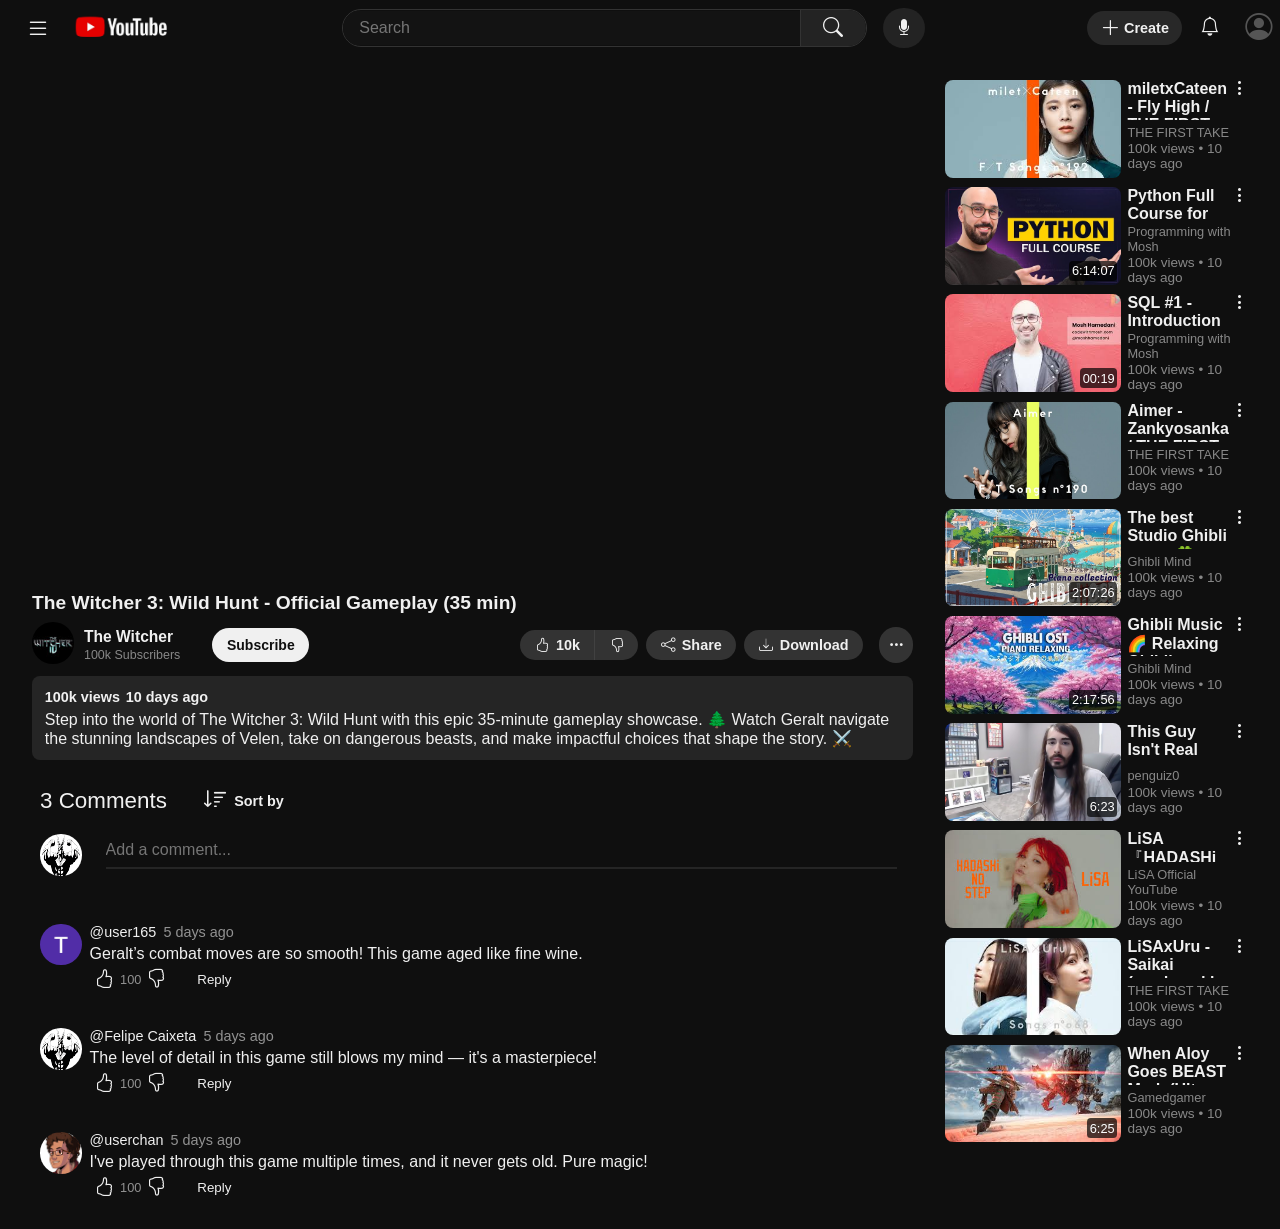
<file: video_2_witcher_gameplay.html>
<!DOCTYPE html>
<html lang="en">
  <head>
    <meta charset="UTF-8" />
    <meta name="viewport" content="width=device-width, initial-scale=1.0" />
    <link rel="stylesheet" href="style.css" />
    <link rel="icon" href="/images/favicon.png" sizes="16x16 32x32" />
    <link
      rel="stylesheet"
      href="https://cdn.jsdelivr.net/npm/bootstrap-icons/font/bootstrap-icons.css"
    />
    <title>The Witcher 3: Wild Hunt - Official Gameplay (35 min)</title>
  </head>
  <body class="dark-mode">
    <header class="nav-bar flex-set dark-mode">
      <nav class="nav-left flex-set">
        <button class="menu-toggle flex-set" id="MenuToggle">
          <i class="bi bi-list menu-icon flex-set"></i>
        </button>

        <button class="youtube-logo">
          <a href="index.html">
            <img
              src="images/YTLogo.png"
              alt="YouTube Logo"
              title="YouTube Home"
            />
          </a>
        </button>
      </nav>

      <nav class="search-bar flex-set">
        <div class="search-input flex-set">
          <input type="text" placeholder="Search" />
          <button class="search-btn">
            <i class="bi bi-search" title="Search"></i>
          </button>
        </div>

        <button class="mic-btn" title="Search with your voice">
          <i class="bi bi-mic-fill"></i>
        </button>
      </nav>

      <nav class="nav-right flex-set">
        <button class="create-btn right-btns flex-set font-bold">
          <i class="bi bi-plus-lg flex-set"></i>
          <p class="create-text">Create</p>
        </button>

        <button class="notif-btn right-btns">
          <i class="bi bi-bell" title="Notifications"></i>
        </button>

        <button class="profile-btn-nav right-btns">
          <i class="bi bi-person-circle" title="Profile"></i>
        </button>
      </nav>
    </header>

    <div class="hidden-app-drawer dark-mode" id="AppDrawer">
      <div class="drawer-section">
        <a href="index.html" title="Home">
          <button
            class="app-drawer-btns dark-mode font-color-drawer"
            id="DrawerHome"
          >
            <i class="bi bi-house-door"></i>
            <p class="font-bold">Home</p>
          </button></a
        >

        <a href="#" title="Shorts">
          <button class="app-drawer-btns dark-mode font-color-drawer">
            <i class="bi bi-lightning"></i>
            <p>Shorts</p>
          </button></a
        >

        <a href="#" title="Subscriptions">
          <button class="app-drawer-btns dark-mode font-color-drawer">
            <i class="bi bi-collection-play"></i>
            <p>Subscriptions</p>
          </button></a
        >

        <a href="#" title="YouTube Music">
          <button class="app-drawer-btns dark-mode font-color-drawer">
            <i class="bi bi-music-note"></i>
            <p>YouTube Music</p>
          </button></a
        >
      </div>

      <div class="drawer-section">
        <a href="#" title="You">
          <button class="app-drawer-btns dark-mode font-color-drawer">
            <p class="font-bold">You ></p>
          </button></a
        >
        <a href="#" title="History">
          <button class="app-drawer-btns dark-mode font-color-drawer">
            <i class="bi bi-clock-history"></i>
            <p>History</p>
          </button></a
        >

        <a href="#" title="Playlists">
          <button class="app-drawer-btns dark-mode font-color-drawer">
            <i class="bi bi-list"></i>
            <p>Playlists</p>
          </button></a
        >

        <a href="#" title="Your Videos">
          <button class="app-drawer-btns dark-mode font-color-drawer">
            <i class="bi bi-play-btn"></i>
            <p>Your Videos</p>
          </button></a
        >

        <a href="#" title="Watch Later">
          <button class="app-drawer-btns dark-mode font-color-drawer">
            <i class="bi bi-alarm"></i>
            <p>Watch Later</p>
          </button></a
        >

        <a href="#" title="Liked Videos">
          <button class="app-drawer-btns dark-mode font-color-drawer">
            <i class="bi bi-hand-thumbs-up"></i>
            <p>Liked Videos</p>
          </button></a
        >

        <a href="#" title="Downloads">
          <button class="app-drawer-btns dark-mode font-color-drawer">
            <i class="bi bi-download"></i>
            <p>Downloads</p>
          </button></a
        >
      </div>

      <div class="drawer-section">
        <p class="font-color-drawer subs-section font-bold">Subscriptions</p>

        <a href="#" title="The Coding Sloth"
          ><button class="app-drawer-btns dark-mode font-color-drawer">
            <img
              src="images/coding_sloth_profile.jpg"
              alt="channel_avatar"
              class="avatar icon-space"
            />
            <p>The Coding Sloth</p>
          </button></a
        >
        <a href="#" title="LiSA Official YouTube"
          ><button class="app-drawer-btns dark-mode font-color-drawer">
            <img
              src="images/LiSA_profile.jpg"
              alt="channel_avatar"
              class="avatar icon-space"
            />
            <p>LiSA Official YouTube</p>
          </button></a
        >

        <a href="#" title="ThePrimeTime"
          ><button class="app-drawer-btns dark-mode font-color-drawer">
            <img
              src="images/prime_time.jpg"
              alt="channel_avatar"
              class="avatar icon-space"
            />
            <p>ThePrimeTime</p>
          </button></a
        >

        <a href="#" title="penguinz0"
          ><button class="app-drawer-btns dark-mode font-color-drawer">
            <img
              src="images/charlie_profile.jpg"
              alt="channel_avatar"
              class="avatar icon-space"
            />
            <p>penguinz0</p>
          </button></a
        >

        <a href="#" title="THE FIRST TAKE"
          ><button class="app-drawer-btns dark-mode font-color-drawer">
            <img
              src="images/the_first_take_profile.jpg"
              alt="channel_avatar"
              class="avatar icon-space"
            />
            <p>THE FIRST TAKE</p>
          </button></a
        >

        <a href="#" title="Programming with Mosh"
          ><button class="app-drawer-btns dark-mode font-color-drawer">
            <img
              src="images/mosh_profile.jpg"
              alt="channel_avatar"
              class="avatar icon-space"
            />
            <p>Programming with Mosh</p>
          </button></a
        >
      </div>

      <div class="drawer-section">
        <a href="#" title="Settings"
          ><button class="app-drawer-btns dark-mode font-color-drawer">
            <i class="bi bi-gear"></i>
            <p>Settings</p>
          </button></a
        >

        <a href="#" title="Report History"
          ><button class="app-drawer-btns dark-mode font-color-drawer">
            <i class="bi bi-flag"></i>
            <p>Report History</p>
          </button></a
        >

        <a href="#" title="Help"
          ><button class="app-drawer-btns dark-mode font-color-drawer">
            <i class="bi bi-question-circle"></i>
            <p>Help</p>
          </button></a
        >

        <a href="#" title="Send Feedback"
          ><button class="app-drawer-btns dark-mode font-color-drawer">
            <i class="bi bi-chat-dots"></i>
            <p>Send Feedback</p>
          </button></a
        >
      </div>
    </div>

    <main class="columns vid-flex-set">
      <div class="primary">
        <div class="player">
          <iframe
            src="https://www.youtube.com/embed/xx8kQ4s5hCY?autoplay=1"
            frameborder="0"
            allow="accelerometer; autoplay; clipboard-write; encrypted-media; gyroscope; picture-in-picture"
            allowfullscreen
            class="embed-video"
          ></iframe>
        </div>

        <div class="below">
          <div class="title">
            <h1>The Witcher 3: Wild Hunt - Official Gameplay (35 min)</h1>
          </div>

          <div class="top-row yt-flexy">
            <div class="owner yt-flexy">
              <div>
                <img
                  src="images/witcher_profile.jpg"
                  alt="channel_avatar"
                  class="avatar"
                />
              </div>

              <div class="channel-info">
                <h2 title="The Witcher">The Witcher</h2>
                <p>100k Subscribers</p>
              </div>

              <div class="subscribe-container">
                <button class="subscribe-btn"><p>Subscribe</p></button>
              </div>
            </div>

            <div class="actions yt-flexy">
              <div class="action-child-cont yt-flexy">
                <div class="thumbs-child-up">
                  <button
                    class="thumbs-up action-btns yt-flexy"
                    title="I like this"
                  >
                    <i class="bi bi-hand-thumbs-up"></i>
                    <p class="action-btn-text">10k</p>
                  </button>
                </div>
                <div class="thumbs-child-down">
                  <button
                    class="thumbs-down action-btns"
                    title="I dislike this"
                  >
                    <i class="bi bi-hand-thumbs-down"></i>
                  </button>
                </div>
              </div>

              <div class="action-child-cont">
                <button class="share action-btns yt-flexy" title="Share">
                  <i class="bi bi-share"></i>
                  <p class="action-btn-text">Share</p>
                </button>
              </div>

              <div class="action-child-cont">
                <button class="download action-btns yt-flexy" title="Download">
                  <i class="bi bi-download"></i>
                  <p class="action-btn-text">Download</p>
                </button>
              </div>

              <div class="action-child-cont">
                <button class="clip action-btns yt-flexy" title="Clip">
                  <i class="bi bi-scissors"></i>
                  <p class="action-btn-text">Clip</p>
                </button>
              </div>

              <div class="action-child-cont">
                <button class="more action-btns" title="More">
                  <i class="bi bi-three-dots"></i>
                </button>
              </div>
            </div>
          </div>

          <div class="bottom-row">
            <div class="description">
              <div class="description-video-info">
                <span>100k views</span><span>10 days ago</span>
              </div>
              Step into the world of The Witcher 3: Wild Hunt with this epic
              35-minute gameplay showcase. 🌲 Watch Geralt navigate the stunning
              landscapes of Velen, take on dangerous beasts, and make impactful
              choices that shape the story. ⚔️
            </div>
          </div>
        </div>

        <div class="comments">
          <div class="comments-header yt-flexy">
            <div class="comments-counter">
              <span id="comments-counter">3 Comments</span>
            </div>
            <!--TODO: Add JS functionality.
            Incrementing total number of comments-->
            <div class="sort-comments">
              <button class="yt-flexy">
                <i class="bi bi-sort-down"></i>
                <p>Sort by</p>
              </button>
            </div>
            <!--TODO: Add functionality to sort button using JS.
            Sort by newest or top comments first -->
          </div>

          <div class="comments-mid yt-flexy">
            <div class="avatar">
              <img
                src="images/my_avatar.jpg"
                alt="channel_avatar"
                class="avatar"
              />
            </div>
            <div class="comments-input">
              <input
                type="text"
                placeholder="Add a comment..."
                maxlength="300"
              />
            </div>
          </div>

          <div class="comment-section">
            <div class="comment-block yt-flexy">
              <div class="comment-profile">
                <img
                  src="images/profile_2.jpg"
                  alt="channel_avatar"
                  class="avatar"
                />
              </div>

              <div class="main-block">
                <div class="user-comment">
                  <div class="user-info yt-flexy">
                    <p>@user165</p>
                    <p class="comment-age">5 days ago</p>
                  </div>

                  <div class="comment">
                    <p>
                      Geralt’s combat moves are so smooth! This game aged like
                      fine wine.
                    </p>
                  </div>
                </div>

                <div class="comment-thumbs yt-flexy">
                  <div class="yt-flexy">
                    <button class="comment-up yt-flexy">
                      <i class="bi bi-hand-thumbs-up"></i>
                    </button>
                    <p class="comment-likes-counter">100</p>
                  </div>
                  <div>
                    <button class="comment-down">
                      <i class="bi bi-hand-thumbs-down"></i>
                    </button>
                  </div>

                  <div>
                    <button class="reply-btn"><p>Reply</p></button>
                  </div>
                </div>
              </div>
            </div>

            <div class="comment-block yt-flexy">
              <div class="comment-profile">
                <img
                  src="images/my_avatar.jpg"
                  alt="channel_avatar"
                  class="avatar"
                />
              </div>

              <div class="main-block">
                <div class="user-comment">
                  <div class="user-info yt-flexy">
                    <p>@Felipe Caixeta</p>
                    <p class="comment-age">5 days ago</p>
                  </div>

                  <div class="comment">
                    <p>
                      The level of detail in this game still blows my mind —
                      it's a masterpiece!
                    </p>
                  </div>
                </div>

                <div class="comment-thumbs yt-flexy">
                  <div class="yt-flexy">
                    <button class="comment-up yt-flexy">
                      <i class="bi bi-hand-thumbs-up"></i>
                    </button>
                    <p class="comment-likes-counter">100</p>
                  </div>
                  <div>
                    <button class="comment-down">
                      <i class="bi bi-hand-thumbs-down"></i>
                    </button>
                  </div>

                  <div>
                    <button class="reply-btn"><p>Reply</p></button>
                  </div>
                </div>
              </div>
            </div>

            <div class="comment-block yt-flexy">
              <div class="comment-profile">
                <img
                  src="images/profile_1.jpg"
                  alt="channel_avatar"
                  class="avatar"
                />
              </div>

              <div class="main-block">
                <div class="user-comment">
                  <div class="user-info yt-flexy">
                    <p>@userchan</p>
                    <p class="comment-age">5 days ago</p>
                  </div>

                  <div class="comment">
                    <p>
                      I've played through this game multiple times, and it never
                      gets old. Pure magic!
                    </p>
                  </div>
                </div>

                <div class="comment-thumbs yt-flexy">
                  <div class="yt-flexy">
                    <button class="comment-up yt-flexy">
                      <i class="bi bi-hand-thumbs-up"></i>
                    </button>
                    <p class="comment-likes-counter">100</p>
                  </div>
                  <div>
                    <button class="comment-down">
                      <i class="bi bi-hand-thumbs-down"></i>
                    </button>
                  </div>

                  <div>
                    <button class="reply-btn"><p>Reply</p></button>
                  </div>
                </div>
              </div>
            </div>
          </div>
        </div>
      </div>

      <!-- Perhaps add a scrollable header above the listed videos here. -->
      <div class="secondary">
        <div class="side-content">
          <a href="#"
            ><div class="thumbnails yt-flexy">
              <img
                src="/images/millet.jpg"
                alt="milet"
                loading="lazy"
                class="side-thumbnail"
              />
              <!-- <div class="video-time">00:15</div> -->
            </div></a
          >

          <div class="thumbnail-text yt-flexy">
            <div class="video-more">
              <a href="#"
                ><div
                  class="thumbnail-title"
                  title="miletxCateen - Fly High / THE FIRST TAKE"
                >
                  <p>miletxCateen - Fly High / THE FIRST TAKE</p>
                </div></a
              >
              <div>
                <button class="secondary-more">
                  <i class="bi bi-three-dots-vertical"></i>
                </button>
              </div>
            </div>

            <div class="thumbnail-info">
              <span class="channel-name" title="THE FIRST TAKE"
                >THE FIRST TAKE</span
              >
              <span class="views-date">100k views • 10 days ago</span>
            </div>
          </div>
        </div>

        <div class="side-content">
          <a href="video_4_mosh_py.html"
            ><div class="thumbnails yt-flexy">
              <img
                src="/images/python_course.jpg"
                alt="gym_handstand"
                loading="lazy"
                class="side-thumbnail"
              />
              <div class="video-time">6:14:07</div>
            </div></a
          >

          <div class="thumbnail-text yt-flexy">
            <div class="video-more">
              <a href="video_4_mosh_py.html"
                ><div
                  class="thumbnail-title"
                  title="Python Full Course for Beginners"
                >
                  <p>Python Full Course for Beginners</p>
                </div></a
              >
              <div>
                <button class="secondary-more">
                  <i class="bi bi-three-dots-vertical"></i>
                </button>
              </div>
            </div>

            <div class="thumbnail-info">
              <span class="channel-name" title="Programming with Mosh"
                >Programming with Mosh</span
              >
              <span class="views-date">100k views • 10 days ago</span>
            </div>
          </div>
        </div>

        <div class="side-content">
          <a href="video_7_mosh_sql.html"
            ><div class="thumbnails yt-flexy">
              <img
                src="/images/mosh_sql.jpg"
                alt="sql"
                loading="lazy"
                class="side-thumbnail"
              />
              <div class="video-time">00:19</div>
            </div></a
          >

          <div class="thumbnail-text yt-flexy">
            <div class="video-more">
              <a href="#"
                ><div
                  class="thumbnail-title"
                  title="SQL #1 - Introduction [By Mosh Hamedani]"
                >
                  <p>SQL #1 - Introduction [By Mosh Hamedani]</p>
                </div></a
              >
              <div>
                <button class="secondary-more">
                  <i class="bi bi-three-dots-vertical"></i>
                </button>
              </div>
            </div>

            <div class="thumbnail-info">
              <span class="channel-name" title="Programming with Mosh"
                >Programming with Mosh</span
              >
              <span class="views-date">100k views • 10 days ago</span>
            </div>
          </div>
        </div>

        <div class="side-content">
          <a href="#"
            ><div class="thumbnails yt-flexy">
              <img
                src="/images/aimer_first.jpg"
                alt="aimer"
                loading="lazy"
                class="side-thumbnail"
              />
              <!-- <div class="video-time">00:19</div> -->
            </div></a
          >

          <div class="thumbnail-text yt-flexy">
            <div class="video-more">
              <a href="#"
                ><div
                  class="thumbnail-title"
                  title="Aimer - Zankyosanka / THE FIRST TAKE"
                >
                  <p>Aimer - Zankyosanka / THE FIRST TAKE</p>
                </div></a
              >
              <div>
                <button class="secondary-more">
                  <i class="bi bi-three-dots-vertical"></i>
                </button>
              </div>
            </div>

            <div class="thumbnail-info">
              <span class="channel-name" title="THE FIRST TAKE"
                >THE FIRST TAKE</span
              >
              <span class="views-date">100k views • 10 days ago</span>
            </div>
          </div>
        </div>

        <div class="side-content">
          <a href="video_12_ghibli_mind.html"
            ><div class="thumbnails yt-flexy">
              <img
                src="/images/ghibli_ost.jpg"
                alt="witcher_piano"
                loading="lazy"
                class="side-thumbnail"
              />
              <div class="video-time">2:07:26</div>
            </div></a
          >

          <div class="thumbnail-text yt-flexy">
            <div class="video-more">
              <a href="video_12_ghibli_mind.html"
                ><div
                  class="thumbnail-title"
                  title="The best Studio Ghibli songs🍀Relive Childhood Memories with These Studio
                  Ghibli Songs"
                >
                  <p>
                    The best Studio Ghibli songs🍀Relive Childhood Memories with
                    These Studio Ghibli Songs
                  </p>
                </div></a
              >
              <div>
                <button class="secondary-more">
                  <i class="bi bi-three-dots-vertical"></i>
                </button>
              </div>
            </div>

            <div class="thumbnail-info">
              <span class="channel-name" title="Ghibli Mind">Ghibli Mind</span>
              <span class="views-date">100k views • 10 days ago</span>
            </div>
          </div>
        </div>

        <div class="side-content">
          <a href="video_5_ghibli.html"
            ><div class="thumbnails yt-flexy">
              <img
                src="/images/ghibli_ost_relax.jpeg"
                alt="ghibli_piano"
                loading="lazy"
                class="side-thumbnail"
              />
              <div class="video-time">2:17:56</div>
            </div></a
          >

          <div class="thumbnail-text yt-flexy">
            <div class="video-more">
              <a href="video_5_ghibli.html"
                ><div
                  class="thumbnail-title"
                  title="Ghibli Music 🌈 Relaxing Ghibli Collection 🎁 Spirited Away, Totoro , Laputa, Howl's Moving Castle ..."
                >
                  <p>
                    Ghibli Music 🌈 Relaxing Ghibli Collection 🎁 Spirited Away,
                    Totoro , Laputa, Howl's Moving Castle ...
                  </p>
                </div></a
              >
              <div>
                <button class="secondary-more">
                  <i class="bi bi-three-dots-vertical"></i>
                </button>
              </div>
            </div>

            <div class="thumbnail-info">
              <span class="channel-name" title="Ghibli Mind">Ghibli Mind</span>
              <span class="views-date">100k views • 10 days ago</span>
            </div>
          </div>
        </div>

        <div class="side-content">
          <a href="#"
            ><div class="thumbnails yt-flexy">
              <img
                src="/images/penguinz0.jpg"
                alt="penguinz0"
                loading="lazy"
                class="side-thumbnail"
              />
              <div class="video-time">6:23</div>
            </div></a
          >

          <div class="thumbnail-text yt-flexy">
            <div class="video-more">
              <a href="#"
                ><div class="thumbnail-title" title="This Guy Isn't Real">
                  <p>This Guy Isn't Real</p>
                </div></a
              >
              <div>
                <button class="secondary-more">
                  <i class="bi bi-three-dots-vertical"></i>
                </button>
              </div>
            </div>

            <div class="thumbnail-info">
              <span class="channel-name" title="penguinz0">penguiz0</span>
              <span class="views-date">100k views • 10 days ago</span>
            </div>
          </div>
        </div>

        <div class="side-content">
          <a href="#"
            ><div class="thumbnails yt-flexy">
              <img
                src="/images/hadashi.jpg"
                alt="hadashi_lisa"
                loading="lazy"
                class="side-thumbnail"
              />
              <!-- <div class="video-time">00:19</div> -->
            </div></a
          >

          <div class="thumbnail-text yt-flexy">
            <div class="video-more">
              <a href="#"
                ><div
                  class="thumbnail-title"
                  title="LiSA 『HADASHi NO STEP』 -MUSiC CLiP-"
                >
                  <p>LiSA 『HADASHi NO STEP』 -MUSiC CLiP-</p>
                </div></a
              >
              <div>
                <button class="secondary-more">
                  <i class="bi bi-three-dots-vertical"></i>
                </button>
              </div>
            </div>

            <div class="thumbnail-info">
              <span class="channel-name" title="LiSA Official YouTube"
                >LiSA Official YouTube</span
              >
              <span class="views-date">100k views • 10 days ago</span>
            </div>
          </div>
        </div>

        <div class="side-content">
          <a href="#"
            ><div class="thumbnails yt-flexy">
              <img
                src="/images/lisaxuru.jpg"
                alt="lisa_uru"
                loading="lazy"
                class="side-thumbnail"
              />
              <!-- <div class="video-time">00:19</div> -->
            </div></a
          >

          <div class="thumbnail-text yt-flexy">
            <div class="video-more">
              <a href="#"
                ><div
                  class="thumbnail-title"
                  title="LiSAxUru - Saikai (produced by Ayase) / THE FIRST TAKE"
                >
                  <p>LiSAxUru - Saikai (produced by Ayase) / THE FIRST TAKE</p>
                </div></a
              >
              <div>
                <button class="secondary-more">
                  <i class="bi bi-three-dots-vertical"></i>
                </button>
              </div>
            </div>

            <div class="thumbnail-info">
              <span class="channel-name" title="THE FIRST TAKE"
                >THE FIRST TAKE</span
              >
              <span class="views-date">100k views • 10 days ago</span>
            </div>
          </div>
        </div>

        <div class="side-content">
          <a href="video_1_horizon.html"
            ><div class="thumbnails yt-flexy">
              <img
                src="/images/horizon_aloy.jpg"
                alt="hadashi_lisa"
                loading="lazy"
                class="side-thumbnail"
              />
              <div class="video-time">6:25</div>
            </div></a
          >

          <div class="thumbnail-text yt-flexy">
            <div class="video-more">
              <a href="video_1_horizon.html"
                ><div
                  class="thumbnail-title"
                  title="When Aloy Goes BEAST Mode(Ultra Hard) | Horizon Forbidden West"
                >
                  <p>
                    When Aloy Goes BEAST Mode(Ultra Hard) | Horizon Forbidden
                    West
                  </p>
                </div></a
              >
              <div>
                <button class="secondary-more">
                  <i class="bi bi-three-dots-vertical"></i>
                </button>
              </div>
            </div>

            <div class="thumbnail-info">
              <span class="channel-name" title="Gamedgamer">Gamedgamer</span>
              <span class="views-date">100k views • 10 days ago</span>
            </div>
          </div>
        </div>
      </div>
    </main>
    <script src="video_menu_bar.js" defer></script>
  </body>
</html>
</file>
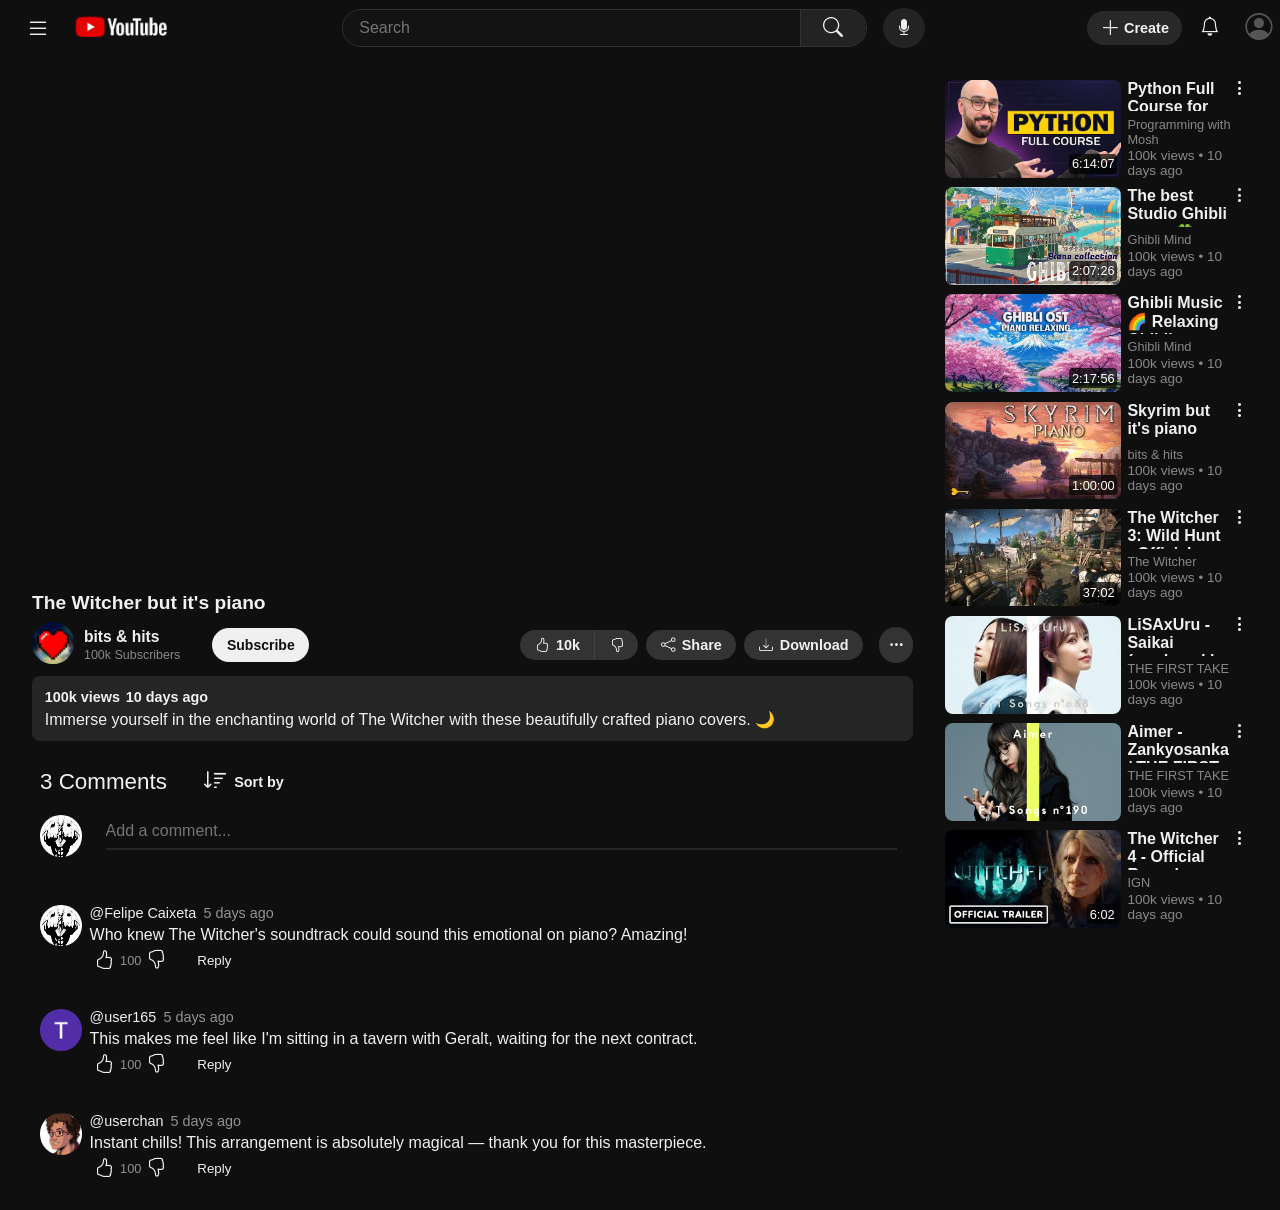
<file: video_3_witcher_piano.html>
<!DOCTYPE html>
<html lang="en">
  <head>
    <meta charset="UTF-8" />
    <meta name="viewport" content="width=device-width, initial-scale=1.0" />
    <link rel="stylesheet" href="style.css" />
    <link rel="icon" href="/images/favicon.png" sizes="16x16 32x32" />
    <link
      rel="stylesheet"
      href="https://cdn.jsdelivr.net/npm/bootstrap-icons/font/bootstrap-icons.css"
    />
    <title>The Witcher but it's piano</title>
  </head>
  <body class="dark-mode">
    <header class="nav-bar flex-set dark-mode">
      <nav class="nav-left flex-set">
        <button class="menu-toggle flex-set" id="MenuToggle">
          <i class="bi bi-list menu-icon flex-set"></i>
        </button>

        <button class="youtube-logo">
          <a href="index.html">
            <img
              src="images/YTLogo.png"
              alt="YouTube Logo"
              title="YouTube Home"
            />
          </a>
        </button>
      </nav>

      <nav class="search-bar flex-set">
        <div class="search-input flex-set">
          <input type="text" placeholder="Search" />
          <button class="search-btn">
            <i class="bi bi-search" title="Search"></i>
          </button>
        </div>

        <button class="mic-btn" title="Search with your voice">
          <i class="bi bi-mic-fill"></i>
        </button>
      </nav>

      <nav class="nav-right flex-set">
        <button class="create-btn right-btns flex-set font-bold">
          <i class="bi bi-plus-lg flex-set"></i>
          <p class="create-text">Create</p>
        </button>

        <button class="notif-btn right-btns">
          <i class="bi bi-bell" title="Notifications"></i>
        </button>

        <button class="profile-btn-nav right-btns">
          <i class="bi bi-person-circle" title="Profile"></i>
        </button>
      </nav>
    </header>

    <div class="hidden-app-drawer dark-mode" id="AppDrawer">
      <div class="drawer-section">
        <a href="index.html" title="Home">
          <button
            class="app-drawer-btns dark-mode font-color-drawer"
            id="DrawerHome"
          >
            <i class="bi bi-house-door"></i>
            <p class="font-bold">Home</p>
          </button></a
        >

        <a href="#" title="Shorts">
          <button class="app-drawer-btns dark-mode font-color-drawer">
            <i class="bi bi-lightning"></i>
            <p>Shorts</p>
          </button></a
        >

        <a href="#" title="Subscriptions">
          <button class="app-drawer-btns dark-mode font-color-drawer">
            <i class="bi bi-collection-play"></i>
            <p>Subscriptions</p>
          </button></a
        >

        <a href="#" title="YouTube Music">
          <button class="app-drawer-btns dark-mode font-color-drawer">
            <i class="bi bi-music-note"></i>
            <p>YouTube Music</p>
          </button></a
        >
      </div>

      <div class="drawer-section">
        <a href="#" title="You">
          <button class="app-drawer-btns dark-mode font-color-drawer">
            <p class="font-bold">You ></p>
          </button></a
        >
        <a href="#" title="History">
          <button class="app-drawer-btns dark-mode font-color-drawer">
            <i class="bi bi-clock-history"></i>
            <p>History</p>
          </button></a
        >

        <a href="#" title="Playlists">
          <button class="app-drawer-btns dark-mode font-color-drawer">
            <i class="bi bi-list"></i>
            <p>Playlists</p>
          </button></a
        >

        <a href="#" title="Your Videos">
          <button class="app-drawer-btns dark-mode font-color-drawer">
            <i class="bi bi-play-btn"></i>
            <p>Your Videos</p>
          </button></a
        >

        <a href="#" title="Watch Later">
          <button class="app-drawer-btns dark-mode font-color-drawer">
            <i class="bi bi-alarm"></i>
            <p>Watch Later</p>
          </button></a
        >

        <a href="#" title="Liked Videos">
          <button class="app-drawer-btns dark-mode font-color-drawer">
            <i class="bi bi-hand-thumbs-up"></i>
            <p>Liked Videos</p>
          </button></a
        >

        <a href="#" title="Downloads">
          <button class="app-drawer-btns dark-mode font-color-drawer">
            <i class="bi bi-download"></i>
            <p>Downloads</p>
          </button></a
        >
      </div>

      <div class="drawer-section">
        <p class="font-color-drawer subs-section font-bold">Subscriptions</p>

        <a href="#" title="The Coding Sloth"
          ><button class="app-drawer-btns dark-mode font-color-drawer">
            <img
              src="images/coding_sloth_profile.jpg"
              alt="channel_avatar"
              class="avatar icon-space"
            />
            <p>The Coding Sloth</p>
          </button></a
        >
        <a href="#" title="LiSA Official YouTube"
          ><button class="app-drawer-btns dark-mode font-color-drawer">
            <img
              src="images/LiSA_profile.jpg"
              alt="channel_avatar"
              class="avatar icon-space"
            />
            <p>LiSA Official YouTube</p>
          </button></a
        >

        <a href="#" title="ThePrimeTime"
          ><button class="app-drawer-btns dark-mode font-color-drawer">
            <img
              src="images/prime_time.jpg"
              alt="channel_avatar"
              class="avatar icon-space"
            />
            <p>ThePrimeTime</p>
          </button></a
        >

        <a href="#" title="penguinz0"
          ><button class="app-drawer-btns dark-mode font-color-drawer">
            <img
              src="images/charlie_profile.jpg"
              alt="channel_avatar"
              class="avatar icon-space"
            />
            <p>penguinz0</p>
          </button></a
        >

        <a href="#" title="THE FIRST TAKE"
          ><button class="app-drawer-btns dark-mode font-color-drawer">
            <img
              src="images/the_first_take_profile.jpg"
              alt="channel_avatar"
              class="avatar icon-space"
            />
            <p>THE FIRST TAKE</p>
          </button></a
        >

        <a href="#" title="Programming with Mosh"
          ><button class="app-drawer-btns dark-mode font-color-drawer">
            <img
              src="images/mosh_profile.jpg"
              alt="channel_avatar"
              class="avatar icon-space"
            />
            <p>Programming with Mosh</p>
          </button></a
        >
      </div>

      <div class="drawer-section">
        <a href="#" title="Settings"
          ><button class="app-drawer-btns dark-mode font-color-drawer">
            <i class="bi bi-gear"></i>
            <p>Settings</p>
          </button></a
        >

        <a href="#" title="Report History"
          ><button class="app-drawer-btns dark-mode font-color-drawer">
            <i class="bi bi-flag"></i>
            <p>Report History</p>
          </button></a
        >

        <a href="#" title="Help"
          ><button class="app-drawer-btns dark-mode font-color-drawer">
            <i class="bi bi-question-circle"></i>
            <p>Help</p>
          </button></a
        >

        <a href="#" title="Send Feedback"
          ><button class="app-drawer-btns dark-mode font-color-drawer">
            <i class="bi bi-chat-dots"></i>
            <p>Send Feedback</p>
          </button></a
        >
      </div>
    </div>

    <main class="columns vid-flex-set">
      <div class="primary">
        <div class="player">
          <iframe
            src="https://www.youtube.com/embed/t1JvFvKHPRo?autoplay=1"
            frameborder="0"
            allow="accelerometer; autoplay; clipboard-write; encrypted-media; gyroscope; picture-in-picture"
            allowfullscreen
            class="embed-video"
          ></iframe>
        </div>

        <div class="below">
          <div class="title">
            <h1>The Witcher but it's piano</h1>
          </div>

          <div class="top-row yt-flexy">
            <div class="owner yt-flexy">
              <div>
                <img
                  src="images/bits_profile.jpg"
                  alt="channel_avatar"
                  class="avatar"
                />
              </div>

              <div class="channel-info">
                <h2 title="bits & hits">bits & hits</h2>
                <p>100k Subscribers</p>
              </div>

              <div class="subscribe-container">
                <button class="subscribe-btn"><p>Subscribe</p></button>
              </div>
            </div>

            <div class="actions yt-flexy">
              <div class="action-child-cont yt-flexy">
                <div class="thumbs-child-up">
                  <button
                    class="thumbs-up action-btns yt-flexy"
                    title="I like this"
                  >
                    <i class="bi bi-hand-thumbs-up"></i>
                    <p class="action-btn-text">10k</p>
                  </button>
                </div>
                <div class="thumbs-child-down">
                  <button
                    class="thumbs-down action-btns"
                    title="I dislike this"
                  >
                    <i class="bi bi-hand-thumbs-down"></i>
                  </button>
                </div>
              </div>

              <div class="action-child-cont">
                <button class="share action-btns yt-flexy" title="Share">
                  <i class="bi bi-share"></i>
                  <p class="action-btn-text">Share</p>
                </button>
              </div>

              <div class="action-child-cont">
                <button class="download action-btns yt-flexy" title="Download">
                  <i class="bi bi-download"></i>
                  <p class="action-btn-text">Download</p>
                </button>
              </div>

              <div class="action-child-cont">
                <button class="clip action-btns yt-flexy" title="Clip">
                  <i class="bi bi-scissors"></i>
                  <p class="action-btn-text">Clip</p>
                </button>
              </div>

              <div class="action-child-cont">
                <button class="more action-btns" title="More">
                  <i class="bi bi-three-dots"></i>
                </button>
              </div>
            </div>
          </div>

          <div class="bottom-row">
            <div class="description">
              <div class="description-video-info">
                <span>100k views</span><span>10 days ago</span>
              </div>
              Immerse yourself in the enchanting world of The Witcher with these
              beautifully crafted piano covers. 🌙
            </div>
          </div>
        </div>

        <div class="comments">
          <div class="comments-header yt-flexy">
            <div class="comments-counter">
              <span id="comments-counter">3 Comments</span>
            </div>
            <!--TODO: Add JS functionality.
            Incrementing total number of comments-->
            <div class="sort-comments">
              <button class="yt-flexy">
                <i class="bi bi-sort-down"></i>
                <p>Sort by</p>
              </button>
            </div>
            <!--TODO: Add functionality to sort button using JS.
            Sort by newest or top comments first -->
          </div>

          <div class="comments-mid yt-flexy">
            <div class="avatar">
              <img
                src="images/my_avatar.jpg"
                alt="channel_avatar"
                class="avatar"
              />
            </div>
            <div class="comments-input">
              <input
                type="text"
                placeholder="Add a comment..."
                maxlength="300"
              />
            </div>
          </div>

          <div class="comment-section">
            <div class="comment-block yt-flexy">
              <div class="comment-profile">
                <img
                  src="images/my_avatar.jpg"
                  alt="channel_avatar"
                  class="avatar"
                />
              </div>

              <div class="main-block">
                <div class="user-comment">
                  <div class="user-info yt-flexy">
                    <p>@Felipe Caixeta</p>
                    <p class="comment-age">5 days ago</p>
                  </div>

                  <div class="comment">
                    <p>
                      Who knew The Witcher's soundtrack could sound this
                      emotional on piano? Amazing!
                    </p>
                  </div>
                </div>

                <div class="comment-thumbs yt-flexy">
                  <div class="yt-flexy">
                    <button class="comment-up yt-flexy">
                      <i class="bi bi-hand-thumbs-up"></i>
                    </button>
                    <p class="comment-likes-counter">100</p>
                  </div>
                  <div>
                    <button class="comment-down">
                      <i class="bi bi-hand-thumbs-down"></i>
                    </button>
                  </div>

                  <div>
                    <button class="reply-btn"><p>Reply</p></button>
                  </div>
                </div>
              </div>
            </div>

            <div class="comment-block yt-flexy">
              <div class="comment-profile">
                <img
                  src="images/profile_2.jpg"
                  alt="channel_avatar"
                  class="avatar"
                />
              </div>

              <div class="main-block">
                <div class="user-comment">
                  <div class="user-info yt-flexy">
                    <p>@user165</p>
                    <p class="comment-age">5 days ago</p>
                  </div>

                  <div class="comment">
                    <p>
                      This makes me feel like I'm sitting in a tavern with
                      Geralt, waiting for the next contract.
                    </p>
                  </div>
                </div>

                <div class="comment-thumbs yt-flexy">
                  <div class="yt-flexy">
                    <button class="comment-up yt-flexy">
                      <i class="bi bi-hand-thumbs-up"></i>
                    </button>
                    <p class="comment-likes-counter">100</p>
                  </div>
                  <div>
                    <button class="comment-down">
                      <i class="bi bi-hand-thumbs-down"></i>
                    </button>
                  </div>

                  <div>
                    <button class="reply-btn"><p>Reply</p></button>
                  </div>
                </div>
              </div>
            </div>

            <div class="comment-block yt-flexy">
              <div class="comment-profile">
                <img
                  src="images/profile_1.jpg"
                  alt="channel_avatar"
                  class="avatar"
                />
              </div>

              <div class="main-block">
                <div class="user-comment">
                  <div class="user-info yt-flexy">
                    <p>@userchan</p>
                    <p class="comment-age">5 days ago</p>
                  </div>

                  <div class="comment">
                    <p>
                      Instant chills! This arrangement is absolutely magical —
                      thank you for this masterpiece.
                    </p>
                  </div>
                </div>

                <div class="comment-thumbs yt-flexy">
                  <div class="yt-flexy">
                    <button class="comment-up yt-flexy">
                      <i class="bi bi-hand-thumbs-up"></i>
                    </button>
                    <p class="comment-likes-counter">100</p>
                  </div>
                  <div>
                    <button class="comment-down">
                      <i class="bi bi-hand-thumbs-down"></i>
                    </button>
                  </div>

                  <div>
                    <button class="reply-btn"><p>Reply</p></button>
                  </div>
                </div>
              </div>
            </div>
          </div>
        </div>
      </div>

      <!-- Perhaps add a scrollable header above the listed videos here. -->
      <div class="secondary">
        <div class="side-content">
          <a href="video_4_mosh_py.html"
            ><div class="thumbnails yt-flexy">
              <img
                src="/images/python_course.jpg"
                alt="gym_handstand"
                loading="lazy"
                class="side-thumbnail"
              />
              <div class="video-time">6:14:07</div>
            </div></a
          >

          <div class="thumbnail-text yt-flexy">
            <div class="video-more">
              <a href="video_4_mosh_py.html"
                ><div
                  class="thumbnail-title"
                  title="Python Full Course for Beginners"
                >
                  <p>Python Full Course for Beginners</p>
                </div></a
              >
              <div>
                <button class="secondary-more">
                  <i class="bi bi-three-dots-vertical"></i>
                </button>
              </div>
            </div>

            <div class="thumbnail-info">
              <span class="channel-name" title="Programming with Mosh"
                >Programming with Mosh</span
              >
              <span class="views-date">100k views • 10 days ago</span>
            </div>
          </div>
        </div>

        <div class="side-content">
          <a href="video_12_ghibli_mind.html"
            ><div class="thumbnails yt-flexy">
              <img
                src="/images/ghibli_ost.jpg"
                alt="witcher_piano"
                loading="lazy"
                class="side-thumbnail"
              />
              <div class="video-time">2:07:26</div>
            </div></a
          >

          <div class="thumbnail-text yt-flexy">
            <div class="video-more">
              <a href="video_12_ghibli_mind.html"
                ><div
                  class="thumbnail-title"
                  title="The best Studio Ghibli songs🍀Relive Childhood Memories with These Studio
                  Ghibli Songs"
                >
                  <p>
                    The best Studio Ghibli songs🍀Relive Childhood Memories with
                    These Studio Ghibli Songs
                  </p>
                </div></a
              >
              <div>
                <button class="secondary-more">
                  <i class="bi bi-three-dots-vertical"></i>
                </button>
              </div>
            </div>

            <div class="thumbnail-info">
              <span class="channel-name" title="Ghibli Mind">Ghibli Mind</span>
              <span class="views-date">100k views • 10 days ago</span>
            </div>
          </div>
        </div>

        <div class="side-content">
          <a href="video_5_ghibli.html"
            ><div class="thumbnails yt-flexy">
              <img
                src="/images/ghibli_ost_relax.jpeg"
                alt="ghibli_piano"
                loading="lazy"
                class="side-thumbnail"
              />
              <div class="video-time">2:17:56</div>
            </div></a
          >

          <div class="thumbnail-text yt-flexy">
            <div class="video-more">
              <a href="video_5_ghibli.html"
                ><div
                  class="thumbnail-title"
                  title="Ghibli Music 🌈 Relaxing Ghibli Collection 🎁 Spirited Away, Totoro , Laputa, Howl's Moving Castle ..."
                >
                  <p>
                    Ghibli Music 🌈 Relaxing Ghibli Collection 🎁 Spirited Away,
                    Totoro , Laputa, Howl's Moving Castle ...
                  </p>
                </div></a
              >
              <div>
                <button class="secondary-more">
                  <i class="bi bi-three-dots-vertical"></i>
                </button>
              </div>
            </div>

            <div class="thumbnail-info">
              <span class="channel-name" title="Ghibli Mind">Ghibli Mind</span>
              <span class="views-date">100k views • 10 days ago</span>
            </div>
          </div>
        </div>

        <div class="side-content">
          <a href="video_8_skyrim_piano.html"
            ><div class="thumbnails yt-flexy">
              <img
                src="/images/skyrim_piano.jpg"
                alt="skyrim_piano"
                loading="lazy"
                class="side-thumbnail"
              />
              <div class="video-time">1:00:00</div>
            </div></a
          >

          <div class="thumbnail-text yt-flexy">
            <div class="video-more">
              <a href="video_8_skyrim_piano.html"
                ><div class="thumbnail-title" title="Skyrim but it's piano">
                  <p>Skyrim but it's piano</p>
                </div></a
              >
              <div>
                <button class="secondary-more">
                  <i class="bi bi-three-dots-vertical"></i>
                </button>
              </div>
            </div>

            <div class="thumbnail-info">
              <span class="channel-name" title="bits & hits">bits & hits</span>
              <span class="views-date">100k views • 10 days ago</span>
            </div>
          </div>
        </div>

        <div class="side-content">
          <a href="video_2_witcher_gameplay.html"
            ><div class="thumbnails yt-flexy">
              <img
                src="/images/the_witcher3.jpg"
                alt="witcher"
                loading="lazy"
                class="side-thumbnail"
              />
              <div class="video-time">37:02</div>
            </div></a
          >

          <div class="thumbnail-text yt-flexy">
            <div class="video-more">
              <a href="video_2_witcher_gameplay.html"
                ><div
                  class="thumbnail-title"
                  title="The Witcher 3: Wild Hunt - Official Gameplay (35 min)"
                >
                  <p>The Witcher 3: Wild Hunt - Official Gameplay (35 min)</p>
                </div></a
              >
              <div>
                <button class="secondary-more">
                  <i class="bi bi-three-dots-vertical"></i>
                </button>
              </div>
            </div>

            <div class="thumbnail-info">
              <span class="channel-name" title="The Witcher">The Witcher</span>
              <span class="views-date">100k views • 10 days ago</span>
            </div>
          </div>
        </div>

        <div class="side-content">
          <a href="#"
            ><div class="thumbnails yt-flexy">
              <img
                src="/images/lisaxuru.jpg"
                alt="lisa_uru"
                loading="lazy"
                class="side-thumbnail"
              />
              <!-- <div class="video-time">00:19</div> -->
            </div></a
          >

          <div class="thumbnail-text yt-flexy">
            <div class="video-more">
              <a href="#"
                ><div
                  class="thumbnail-title"
                  title="LiSAxUru - Saikai (produced by Ayase) / THE FIRST TAKE"
                >
                  <p>LiSAxUru - Saikai (produced by Ayase) / THE FIRST TAKE</p>
                </div></a
              >
              <div>
                <button class="secondary-more">
                  <i class="bi bi-three-dots-vertical"></i>
                </button>
              </div>
            </div>

            <div class="thumbnail-info">
              <span class="channel-name" title="THE FIRST TAKE"
                >THE FIRST TAKE</span
              >
              <span class="views-date">100k views • 10 days ago</span>
            </div>
          </div>
        </div>

        <div class="side-content">
          <a href="#"
            ><div class="thumbnails yt-flexy">
              <img
                src="/images/aimer_first.jpg"
                alt="aimer"
                loading="lazy"
                class="side-thumbnail"
              />
              <!-- <div class="video-time">00:19</div> -->
            </div></a
          >

          <div class="thumbnail-text yt-flexy">
            <div class="video-more">
              <a href="#"
                ><div
                  class="thumbnail-title"
                  title="Aimer - Zankyosanka / THE FIRST TAKE"
                >
                  <p>Aimer - Zankyosanka / THE FIRST TAKE</p>
                </div></a
              >
              <div>
                <button class="secondary-more">
                  <i class="bi bi-three-dots-vertical"></i>
                </button>
              </div>
            </div>

            <div class="thumbnail-info">
              <span class="channel-name" title="THE FIRST TAKE"
                >THE FIRST TAKE</span
              >
              <span class="views-date">100k views • 10 days ago</span>
            </div>
          </div>
        </div>

        <div class="side-content">
          <a href="video_9_witcher_4.html"
            ><div class="thumbnails yt-flexy">
              <img
                src="/images/thewitcher4.jpg"
                alt="chair_handstand"
                loading="lazy"
                class="side-thumbnail"
              />
              <div class="video-time">6:02</div>
            </div></a
          >

          <div class="thumbnail-text yt-flexy">
            <div class="video-more">
              <a href="video_9_witcher_4.html"
                ><div
                  class="thumbnail-title"
                  title="The Witcher 4 - Official Reveal Trailer | The Game Awards 2024"
                >
                  <p>
                    The Witcher 4 - Official Reveal Trailer | The Game Awards
                    2024
                  </p>
                </div></a
              >
              <div>
                <button class="secondary-more">
                  <i class="bi bi-three-dots-vertical"></i>
                </button>
              </div>
            </div>

            <div class="thumbnail-info">
              <span class="channel-name" title="IGN">IGN</span>
              <span class="views-date">100k views • 10 days ago</span>
            </div>
          </div>
        </div>
      </div>
    </main>
    <script src="video_menu_bar.js" defer></script>
  </body>
</html>
</file>
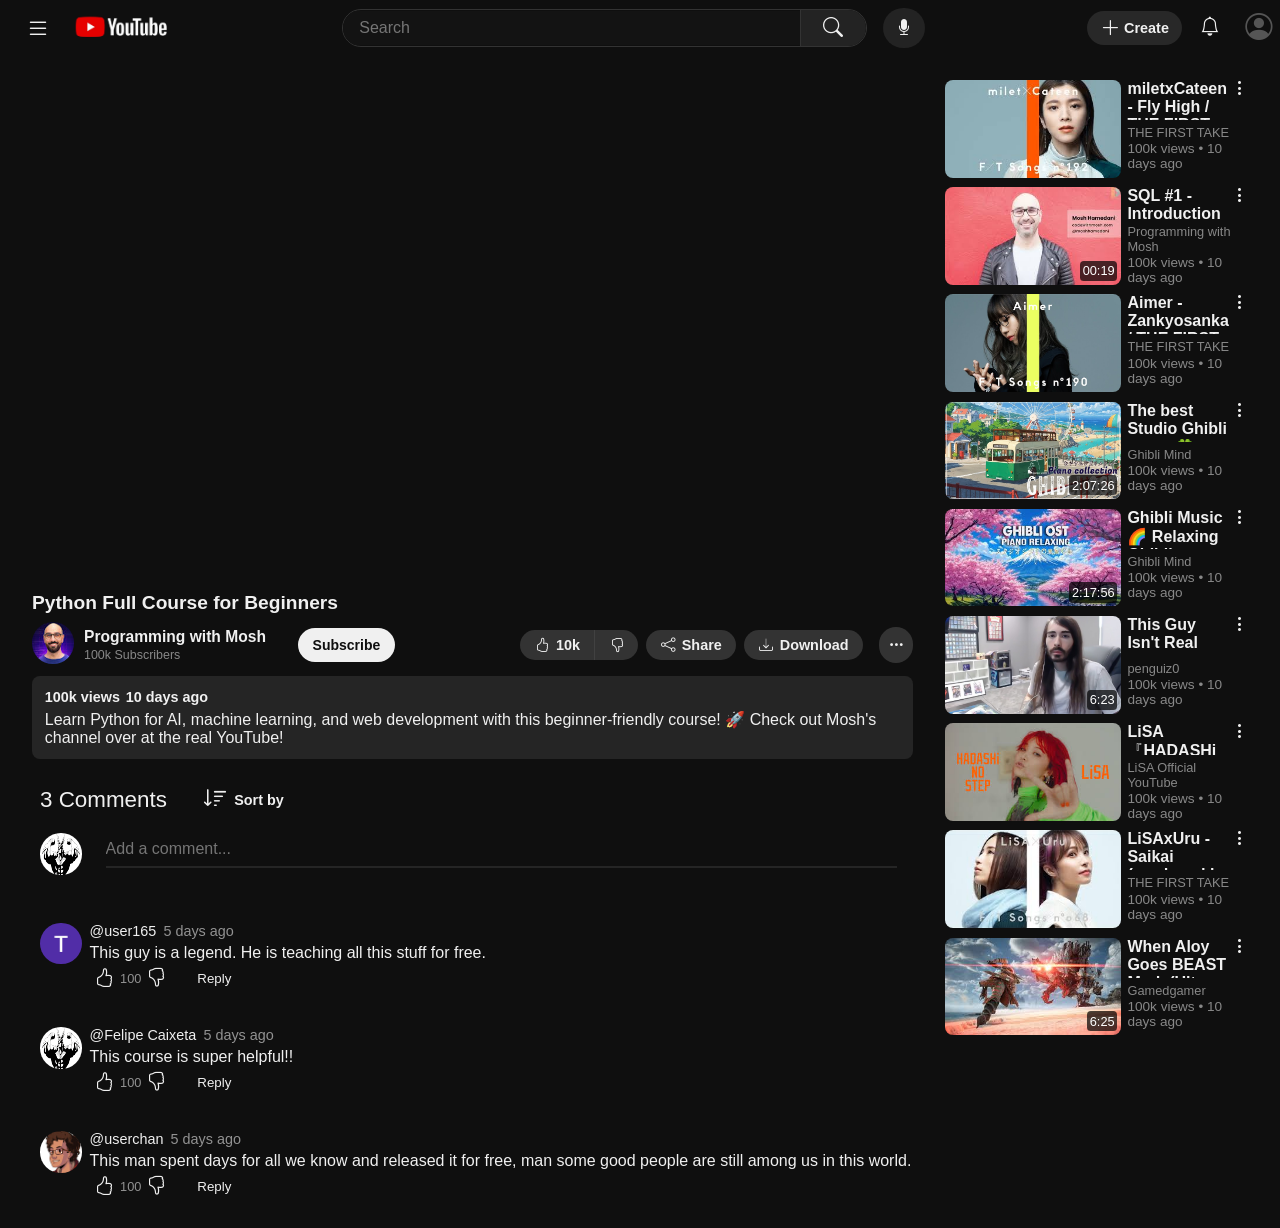
<file: video_4_mosh_py.html>
<!DOCTYPE html>
<html lang="en">
  <head>
    <meta charset="UTF-8" />
    <meta name="viewport" content="width=device-width, initial-scale=1.0" />
    <link rel="stylesheet" href="style.css" />
    <link rel="icon" href="/images/favicon.png" sizes="16x16 32x32" />
    <link
      rel="stylesheet"
      href="https://cdn.jsdelivr.net/npm/bootstrap-icons/font/bootstrap-icons.css"
    />
    <title>Python Full Course for Beginners</title>
  </head>
  <body class="dark-mode">
    <header class="nav-bar flex-set dark-mode">
      <nav class="nav-left flex-set">
        <button class="menu-toggle flex-set" id="MenuToggle">
          <i class="bi bi-list menu-icon flex-set"></i>
        </button>

        <button class="youtube-logo">
          <a href="index.html">
            <img
              src="images/YTLogo.png"
              alt="YouTube Logo"
              title="YouTube Home"
            />
          </a>
        </button>
      </nav>

      <nav class="search-bar flex-set">
        <div class="search-input flex-set">
          <input type="text" placeholder="Search" />
          <button class="search-btn">
            <i class="bi bi-search" title="Search"></i>
          </button>
        </div>

        <button class="mic-btn" title="Search with your voice">
          <i class="bi bi-mic-fill"></i>
        </button>
      </nav>

      <nav class="nav-right flex-set">
        <button class="create-btn right-btns flex-set font-bold">
          <i class="bi bi-plus-lg flex-set"></i>
          <p class="create-text">Create</p>
        </button>

        <button class="notif-btn right-btns">
          <i class="bi bi-bell" title="Notifications"></i>
        </button>

        <button class="profile-btn-nav right-btns">
          <i class="bi bi-person-circle" title="Profile"></i>
        </button>
      </nav>
    </header>

    <div class="hidden-app-drawer dark-mode" id="AppDrawer">
      <div class="drawer-section">
        <a href="index.html" title="Home">
          <button
            class="app-drawer-btns dark-mode font-color-drawer"
            id="DrawerHome"
          >
            <i class="bi bi-house-door"></i>
            <p class="font-bold">Home</p>
          </button></a
        >

        <a href="#" title="Shorts">
          <button class="app-drawer-btns dark-mode font-color-drawer">
            <i class="bi bi-lightning"></i>
            <p>Shorts</p>
          </button></a
        >

        <a href="#" title="Subscriptions">
          <button class="app-drawer-btns dark-mode font-color-drawer">
            <i class="bi bi-collection-play"></i>
            <p>Subscriptions</p>
          </button></a
        >

        <a href="#" title="YouTube Music">
          <button class="app-drawer-btns dark-mode font-color-drawer">
            <i class="bi bi-music-note"></i>
            <p>YouTube Music</p>
          </button></a
        >
      </div>

      <div class="drawer-section">
        <a href="#" title="You">
          <button class="app-drawer-btns dark-mode font-color-drawer">
            <p class="font-bold">You ></p>
          </button></a
        >
        <a href="#" title="History">
          <button class="app-drawer-btns dark-mode font-color-drawer">
            <i class="bi bi-clock-history"></i>
            <p>History</p>
          </button></a
        >

        <a href="#" title="Playlists">
          <button class="app-drawer-btns dark-mode font-color-drawer">
            <i class="bi bi-list"></i>
            <p>Playlists</p>
          </button></a
        >

        <a href="#" title="Your Videos">
          <button class="app-drawer-btns dark-mode font-color-drawer">
            <i class="bi bi-play-btn"></i>
            <p>Your Videos</p>
          </button></a
        >

        <a href="#" title="Watch Later">
          <button class="app-drawer-btns dark-mode font-color-drawer">
            <i class="bi bi-alarm"></i>
            <p>Watch Later</p>
          </button></a
        >

        <a href="#" title="Liked Videos">
          <button class="app-drawer-btns dark-mode font-color-drawer">
            <i class="bi bi-hand-thumbs-up"></i>
            <p>Liked Videos</p>
          </button></a
        >

        <a href="#" title="Downloads">
          <button class="app-drawer-btns dark-mode font-color-drawer">
            <i class="bi bi-download"></i>
            <p>Downloads</p>
          </button></a
        >
      </div>

      <div class="drawer-section">
        <p class="font-color-drawer subs-section font-bold">Subscriptions</p>

        <a href="#" title="The Coding Sloth"
          ><button class="app-drawer-btns dark-mode font-color-drawer">
            <img
              src="images/coding_sloth_profile.jpg"
              alt="channel_avatar"
              class="avatar icon-space"
            />
            <p>The Coding Sloth</p>
          </button></a
        >
        <a href="#" title="LiSA Official YouTube"
          ><button class="app-drawer-btns dark-mode font-color-drawer">
            <img
              src="images/LiSA_profile.jpg"
              alt="channel_avatar"
              class="avatar icon-space"
            />
            <p>LiSA Official YouTube</p>
          </button></a
        >

        <a href="#" title="ThePrimeTime"
          ><button class="app-drawer-btns dark-mode font-color-drawer">
            <img
              src="images/prime_time.jpg"
              alt="channel_avatar"
              class="avatar icon-space"
            />
            <p>ThePrimeTime</p>
          </button></a
        >

        <a href="#" title="penguinz0"
          ><button class="app-drawer-btns dark-mode font-color-drawer">
            <img
              src="images/charlie_profile.jpg"
              alt="channel_avatar"
              class="avatar icon-space"
            />
            <p>penguinz0</p>
          </button></a
        >

        <a href="#" title="THE FIRST TAKE"
          ><button class="app-drawer-btns dark-mode font-color-drawer">
            <img
              src="images/the_first_take_profile.jpg"
              alt="channel_avatar"
              class="avatar icon-space"
            />
            <p>THE FIRST TAKE</p>
          </button></a
        >

        <a href="#" title="Programming with Mosh"
          ><button class="app-drawer-btns dark-mode font-color-drawer">
            <img
              src="images/mosh_profile.jpg"
              alt="channel_avatar"
              class="avatar icon-space"
            />
            <p>Programming with Mosh</p>
          </button></a
        >
      </div>

      <div class="drawer-section">
        <a href="#" title="Settings"
          ><button class="app-drawer-btns dark-mode font-color-drawer">
            <i class="bi bi-gear"></i>
            <p>Settings</p>
          </button></a
        >

        <a href="#" title="Report History"
          ><button class="app-drawer-btns dark-mode font-color-drawer">
            <i class="bi bi-flag"></i>
            <p>Report History</p>
          </button></a
        >

        <a href="#" title="Help"
          ><button class="app-drawer-btns dark-mode font-color-drawer">
            <i class="bi bi-question-circle"></i>
            <p>Help</p>
          </button></a
        >

        <a href="#" title="Send Feedback"
          ><button class="app-drawer-btns dark-mode font-color-drawer">
            <i class="bi bi-chat-dots"></i>
            <p>Send Feedback</p>
          </button></a
        >
      </div>
    </div>

    <main class="columns vid-flex-set">
      <div class="primary">
        <div class="player">
          <iframe
            src="https://www.youtube.com/embed/_uQrJ0TkZlc?autoplay=1"
            frameborder="0"
            allow="accelerometer; autoplay; clipboard-write; encrypted-media; gyroscope; picture-in-picture"
            allowfullscreen
            class="embed-video"
          ></iframe>
        </div>

        <div class="below">
          <div class="title">
            <h1>Python Full Course for Beginners</h1>
          </div>

          <div class="top-row yt-flexy">
            <div class="owner yt-flexy">
              <div>
                <img
                  src="images/mosh_profile.jpg"
                  alt="channel_avatar"
                  class="avatar"
                />
              </div>

              <div class="channel-info">
                <h2 title="Programming with Mosh">Programming with Mosh</h2>
                <p>100k Subscribers</p>
              </div>

              <div class="subscribe-container">
                <button class="subscribe-btn"><p>Subscribe</p></button>
              </div>
            </div>

            <div class="actions yt-flexy">
              <div class="action-child-cont yt-flexy">
                <div class="thumbs-child-up">
                  <button
                    class="thumbs-up action-btns yt-flexy"
                    title="I like this"
                  >
                    <i class="bi bi-hand-thumbs-up"></i>
                    <p class="action-btn-text">10k</p>
                  </button>
                </div>
                <div class="thumbs-child-down">
                  <button
                    class="thumbs-down action-btns"
                    title="I dislike this"
                  >
                    <i class="bi bi-hand-thumbs-down"></i>
                  </button>
                </div>
              </div>

              <div class="action-child-cont">
                <button class="share action-btns yt-flexy" title="Share">
                  <i class="bi bi-share"></i>
                  <p class="action-btn-text">Share</p>
                </button>
              </div>

              <div class="action-child-cont">
                <button class="download action-btns yt-flexy" title="Download">
                  <i class="bi bi-download"></i>
                  <p class="action-btn-text">Download</p>
                </button>
              </div>

              <div class="action-child-cont">
                <button class="clip action-btns yt-flexy" title="Clip">
                  <i class="bi bi-scissors"></i>
                  <p class="action-btn-text">Clip</p>
                </button>
              </div>

              <div class="action-child-cont">
                <button class="more action-btns" title="More">
                  <i class="bi bi-three-dots"></i>
                </button>
              </div>
            </div>
          </div>

          <div class="bottom-row">
            <div class="description">
              <div class="description-video-info">
                <span>100k views</span><span>10 days ago</span>
              </div>
              Learn Python for AI, machine learning, and web development with
              this beginner-friendly course! 🚀 Check out Mosh's channel over at
              the real YouTube!
            </div>
          </div>
        </div>

        <div class="comments">
          <div class="comments-header yt-flexy">
            <div class="comments-counter">
              <span id="comments-counter">3 Comments</span>
            </div>
            <!--TODO: Add JS functionality.
            Incrementing total number of comments-->
            <div class="sort-comments">
              <button class="yt-flexy">
                <i class="bi bi-sort-down"></i>
                <p>Sort by</p>
              </button>
            </div>
            <!--TODO: Add functionality to sort button using JS.
            Sort by newest or top comments first -->
          </div>

          <div class="comments-mid yt-flexy">
            <div class="avatar">
              <img
                src="images/my_avatar.jpg"
                alt="channel_avatar"
                class="avatar"
              />
            </div>
            <div class="comments-input">
              <input
                type="text"
                placeholder="Add a comment..."
                maxlength="300"
              />
            </div>
          </div>

          <div class="comment-section">
            <div class="comment-block yt-flexy">
              <div class="comment-profile">
                <img
                  src="images/profile_2.jpg"
                  alt="channel_avatar"
                  class="avatar"
                />
              </div>

              <div class="main-block">
                <div class="user-comment">
                  <div class="user-info yt-flexy">
                    <p>@user165</p>
                    <p class="comment-age">5 days ago</p>
                  </div>

                  <div class="comment">
                    <p>
                      This guy is a legend. He is teaching all this stuff for
                      free.
                    </p>
                  </div>
                </div>

                <div class="comment-thumbs yt-flexy">
                  <div class="yt-flexy">
                    <button class="comment-up yt-flexy">
                      <i class="bi bi-hand-thumbs-up"></i>
                    </button>
                    <p class="comment-likes-counter">100</p>
                  </div>
                  <div>
                    <button class="comment-down">
                      <i class="bi bi-hand-thumbs-down"></i>
                    </button>
                  </div>

                  <div>
                    <button class="reply-btn"><p>Reply</p></button>
                  </div>
                </div>
              </div>
            </div>

            <div class="comment-block yt-flexy">
              <div class="comment-profile">
                <img
                  src="images/my_avatar.jpg"
                  alt="channel_avatar"
                  class="avatar"
                />
              </div>

              <div class="main-block">
                <div class="user-comment">
                  <div class="user-info yt-flexy">
                    <p>@Felipe Caixeta</p>
                    <p class="comment-age">5 days ago</p>
                  </div>

                  <div class="comment">
                    <p>This course is super helpful!!</p>
                  </div>
                </div>

                <div class="comment-thumbs yt-flexy">
                  <div class="yt-flexy">
                    <button class="comment-up yt-flexy">
                      <i class="bi bi-hand-thumbs-up"></i>
                    </button>
                    <p class="comment-likes-counter">100</p>
                  </div>
                  <div>
                    <button class="comment-down">
                      <i class="bi bi-hand-thumbs-down"></i>
                    </button>
                  </div>

                  <div>
                    <button class="reply-btn"><p>Reply</p></button>
                  </div>
                </div>
              </div>
            </div>

            <div class="comment-block yt-flexy">
              <div class="comment-profile">
                <img
                  src="images/profile_1.jpg"
                  alt="channel_avatar"
                  class="avatar"
                />
              </div>

              <div class="main-block">
                <div class="user-comment">
                  <div class="user-info yt-flexy">
                    <p>@userchan</p>
                    <p class="comment-age">5 days ago</p>
                  </div>

                  <div class="comment">
                    <p>
                      This man spent days for all we know and released it for
                      free, man some good people are still among us in this
                      world.
                    </p>
                  </div>
                </div>

                <div class="comment-thumbs yt-flexy">
                  <div class="yt-flexy">
                    <button class="comment-up yt-flexy">
                      <i class="bi bi-hand-thumbs-up"></i>
                    </button>
                    <p class="comment-likes-counter">100</p>
                  </div>
                  <div>
                    <button class="comment-down">
                      <i class="bi bi-hand-thumbs-down"></i>
                    </button>
                  </div>

                  <div>
                    <button class="reply-btn"><p>Reply</p></button>
                  </div>
                </div>
              </div>
            </div>
          </div>
        </div>
      </div>

      <!-- Perhaps add a scrollable header above the listed videos here. -->
      <div class="secondary">
        <div class="side-content">
          <a href="#"
            ><div class="thumbnails yt-flexy">
              <img
                src="/images/millet.jpg"
                alt="milet"
                loading="lazy"
                class="side-thumbnail"
              />
              <!-- <div class="video-time">00:15</div> -->
            </div></a
          >

          <div class="thumbnail-text yt-flexy">
            <div class="video-more">
              <a href="#"
                ><div
                  class="thumbnail-title"
                  title="miletxCateen - Fly High / THE FIRST TAKE"
                >
                  <p>miletxCateen - Fly High / THE FIRST TAKE</p>
                </div></a
              >
              <div>
                <button class="secondary-more">
                  <i class="bi bi-three-dots-vertical"></i>
                </button>
              </div>
            </div>

            <div class="thumbnail-info">
              <span class="channel-name" title="THE FIRST TAKE"
                >THE FIRST TAKE</span
              >
              <span class="views-date">100k views • 10 days ago</span>
            </div>
          </div>
        </div>

        <div class="side-content">
          <a href="video_7_mosh_sql.html"
            ><div class="thumbnails yt-flexy">
              <img
                src="/images/mosh_sql.jpg"
                alt="sql"
                loading="lazy"
                class="side-thumbnail"
              />
              <div class="video-time">00:19</div>
            </div></a
          >

          <div class="thumbnail-text yt-flexy">
            <div class="video-more">
              <a href="#"
                ><div
                  class="thumbnail-title"
                  title="SQL #1 - Introduction [By Mosh Hamedani]"
                >
                  <p>SQL #1 - Introduction [By Mosh Hamedani]</p>
                </div></a
              >
              <div>
                <button class="secondary-more">
                  <i class="bi bi-three-dots-vertical"></i>
                </button>
              </div>
            </div>

            <div class="thumbnail-info">
              <span class="channel-name" title="Programming with Mosh"
                >Programming with Mosh</span
              >
              <span class="views-date">100k views • 10 days ago</span>
            </div>
          </div>
        </div>

        <div class="side-content">
          <a href="#"
            ><div class="thumbnails yt-flexy">
              <img
                src="/images/aimer_first.jpg"
                alt="aimer"
                loading="lazy"
                class="side-thumbnail"
              />
              <!-- <div class="video-time">00:19</div> -->
            </div></a
          >

          <div class="thumbnail-text yt-flexy">
            <div class="video-more">
              <a href="#"
                ><div
                  class="thumbnail-title"
                  title="Aimer - Zankyosanka / THE FIRST TAKE"
                >
                  <p>Aimer - Zankyosanka / THE FIRST TAKE</p>
                </div></a
              >
              <div>
                <button class="secondary-more">
                  <i class="bi bi-three-dots-vertical"></i>
                </button>
              </div>
            </div>

            <div class="thumbnail-info">
              <span class="channel-name" title="THE FIRST TAKE"
                >THE FIRST TAKE</span
              >
              <span class="views-date">100k views • 10 days ago</span>
            </div>
          </div>
        </div>

        <div class="side-content">
          <a href="video_12_ghibli_mind.html"
            ><div class="thumbnails yt-flexy">
              <img
                src="/images/ghibli_ost.jpg"
                alt="witcher_piano"
                loading="lazy"
                class="side-thumbnail"
              />
              <div class="video-time">2:07:26</div>
            </div></a
          >

          <div class="thumbnail-text yt-flexy">
            <div class="video-more">
              <a href="video_12_ghibli_mind.html"
                ><div
                  class="thumbnail-title"
                  title="The best Studio Ghibli songs🍀Relive Childhood Memories with These Studio
                  Ghibli Songs"
                >
                  <p>
                    The best Studio Ghibli songs🍀Relive Childhood Memories with
                    These Studio Ghibli Songs
                  </p>
                </div></a
              >
              <div>
                <button class="secondary-more">
                  <i class="bi bi-three-dots-vertical"></i>
                </button>
              </div>
            </div>

            <div class="thumbnail-info">
              <span class="channel-name" title="Ghibli Mind">Ghibli Mind</span>
              <span class="views-date">100k views • 10 days ago</span>
            </div>
          </div>
        </div>

        <div class="side-content">
          <a href="video_5_ghibli.html"
            ><div class="thumbnails yt-flexy">
              <img
                src="/images/ghibli_ost_relax.jpeg"
                alt="ghibli_piano"
                loading="lazy"
                class="side-thumbnail"
              />
              <div class="video-time">2:17:56</div>
            </div></a
          >

          <div class="thumbnail-text yt-flexy">
            <div class="video-more">
              <a href="video_5_ghibli.html"
                ><div
                  class="thumbnail-title"
                  title="Ghibli Music 🌈 Relaxing Ghibli Collection 🎁 Spirited Away, Totoro , Laputa, Howl's Moving Castle ..."
                >
                  <p>
                    Ghibli Music 🌈 Relaxing Ghibli Collection 🎁 Spirited Away,
                    Totoro , Laputa, Howl's Moving Castle ...
                  </p>
                </div></a
              >
              <div>
                <button class="secondary-more">
                  <i class="bi bi-three-dots-vertical"></i>
                </button>
              </div>
            </div>

            <div class="thumbnail-info">
              <span class="channel-name" title="Ghibli Mind">Ghibli Mind</span>
              <span class="views-date">100k views • 10 days ago</span>
            </div>
          </div>
        </div>

        <div class="side-content">
          <a href="#"
            ><div class="thumbnails yt-flexy">
              <img
                src="/images/penguinz0.jpg"
                alt="penguinz0"
                loading="lazy"
                class="side-thumbnail"
              />
              <div class="video-time">6:23</div>
            </div></a
          >

          <div class="thumbnail-text yt-flexy">
            <div class="video-more">
              <a href="#"
                ><div class="thumbnail-title" title="This Guy Isn't Real">
                  <p>This Guy Isn't Real</p>
                </div></a
              >
              <div>
                <button class="secondary-more">
                  <i class="bi bi-three-dots-vertical"></i>
                </button>
              </div>
            </div>

            <div class="thumbnail-info">
              <span class="channel-name" title="penguinz0">penguiz0</span>
              <span class="views-date">100k views • 10 days ago</span>
            </div>
          </div>
        </div>

        <div class="side-content">
          <a href="#"
            ><div class="thumbnails yt-flexy">
              <img
                src="/images/hadashi.jpg"
                alt="hadashi_lisa"
                loading="lazy"
                class="side-thumbnail"
              />
              <!-- <div class="video-time">00:19</div> -->
            </div></a
          >

          <div class="thumbnail-text yt-flexy">
            <div class="video-more">
              <a href="#"
                ><div
                  class="thumbnail-title"
                  title="LiSA 『HADASHi NO STEP』 -MUSiC CLiP-"
                >
                  <p>LiSA 『HADASHi NO STEP』 -MUSiC CLiP-</p>
                </div></a
              >
              <div>
                <button class="secondary-more">
                  <i class="bi bi-three-dots-vertical"></i>
                </button>
              </div>
            </div>

            <div class="thumbnail-info">
              <span class="channel-name" title="LiSA Official YouTube"
                >LiSA Official YouTube</span
              >
              <span class="views-date">100k views • 10 days ago</span>
            </div>
          </div>
        </div>

        <div class="side-content">
          <a href="#"
            ><div class="thumbnails yt-flexy">
              <img
                src="/images/lisaxuru.jpg"
                alt="lisa_uru"
                loading="lazy"
                class="side-thumbnail"
              />
              <!-- <div class="video-time">00:19</div> -->
            </div></a
          >

          <div class="thumbnail-text yt-flexy">
            <div class="video-more">
              <a href="#"
                ><div
                  class="thumbnail-title"
                  title="LiSAxUru - Saikai (produced by Ayase) / THE FIRST TAKE"
                >
                  <p>LiSAxUru - Saikai (produced by Ayase) / THE FIRST TAKE</p>
                </div></a
              >
              <div>
                <button class="secondary-more">
                  <i class="bi bi-three-dots-vertical"></i>
                </button>
              </div>
            </div>

            <div class="thumbnail-info">
              <span class="channel-name" title="THE FIRST TAKE"
                >THE FIRST TAKE</span
              >
              <span class="views-date">100k views • 10 days ago</span>
            </div>
          </div>
        </div>

        <div class="side-content">
          <a href="video_1_horizon.html"
            ><div class="thumbnails yt-flexy">
              <img
                src="/images/horizon_aloy.jpg"
                alt="hadashi_lisa"
                loading="lazy"
                class="side-thumbnail"
              />
              <div class="video-time">6:25</div>
            </div></a
          >

          <div class="thumbnail-text yt-flexy">
            <div class="video-more">
              <a href="video_1_horizon.html"
                ><div
                  class="thumbnail-title"
                  title="When Aloy Goes BEAST Mode(Ultra Hard) | Horizon Forbidden West"
                >
                  <p>
                    When Aloy Goes BEAST Mode(Ultra Hard) | Horizon Forbidden
                    West
                  </p>
                </div></a
              >
              <div>
                <button class="secondary-more">
                  <i class="bi bi-three-dots-vertical"></i>
                </button>
              </div>
            </div>

            <div class="thumbnail-info">
              <span class="channel-name" title="Gamedgamer">Gamedgamer</span>
              <span class="views-date">100k views • 10 days ago</span>
            </div>
          </div>
        </div>
      </div>
    </main>
    <script src="video_menu_bar.js" defer></script>
  </body>
</html>
</file>
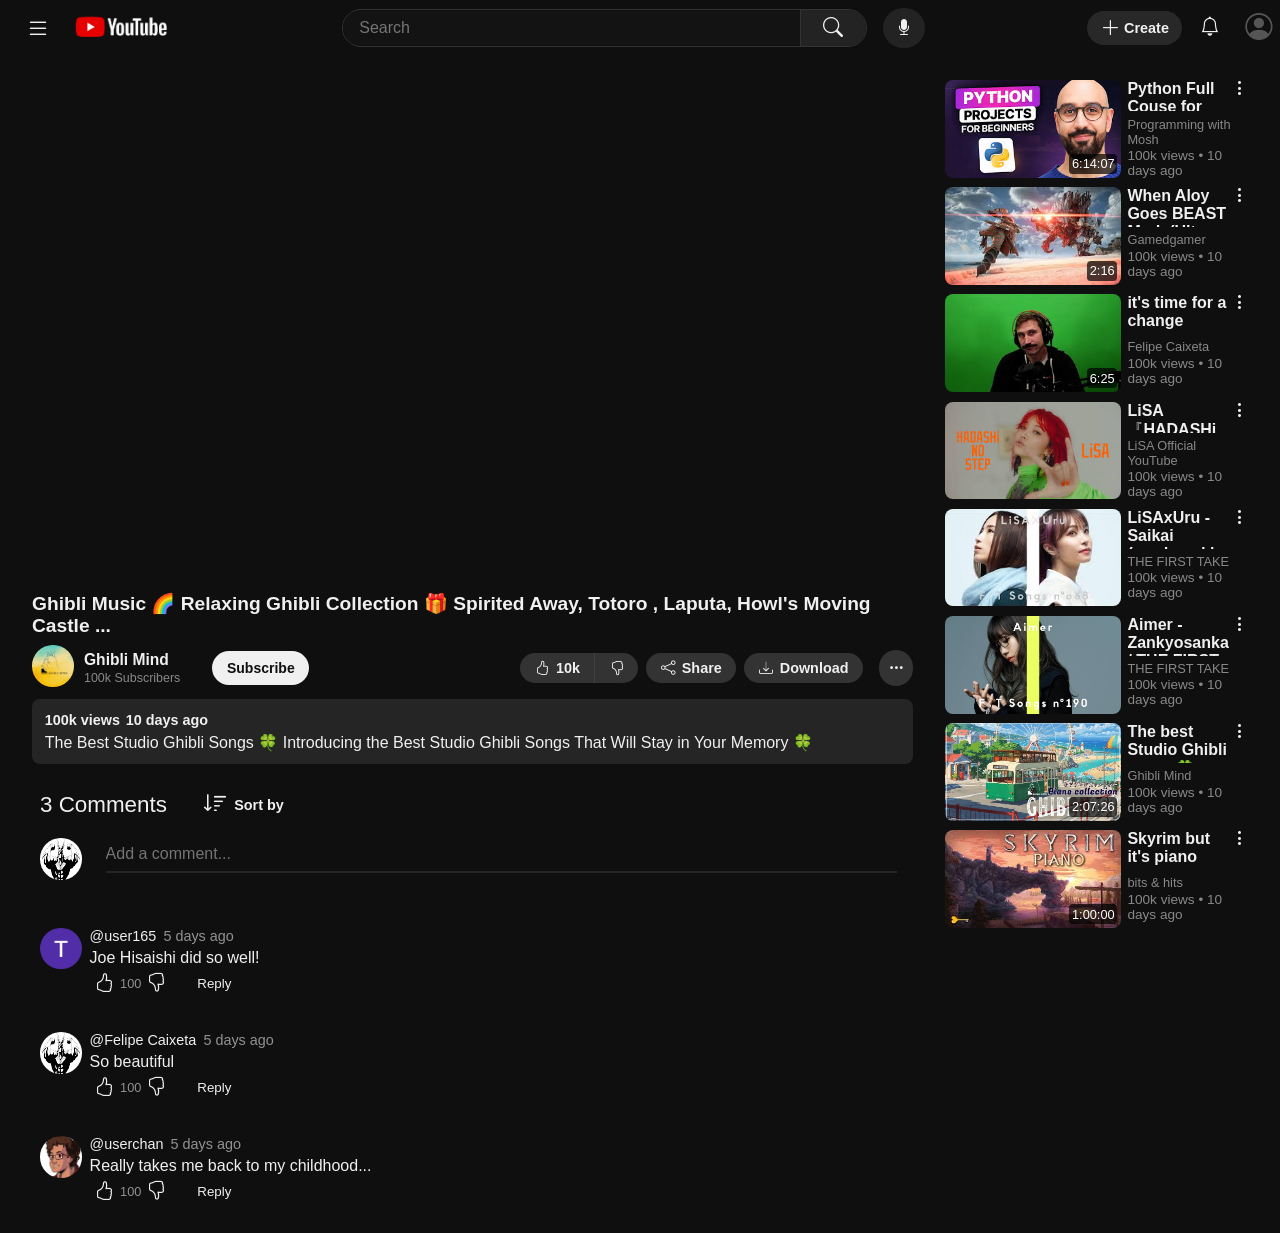
<file: video_5_ghibli.html>
<!DOCTYPE html>
<html lang="en">
  <head>
    <meta charset="UTF-8" />
    <meta name="viewport" content="width=device-width, initial-scale=1.0" />
    <link rel="stylesheet" href="style.css" />
    <link rel="icon" href="/images/favicon.png" sizes="16x16 32x32" />
    <link
      rel="stylesheet"
      href="https://cdn.jsdelivr.net/npm/bootstrap-icons/font/bootstrap-icons.css"
    />
    <title>
      Ghibli Music 🌈 Relaxing Ghibli Collection 🎁 Spirited Away, Totoro ,
      Laputa, Howl's Moving Castle ...
    </title>
  </head>
  <body class="dark-mode">
    <header class="nav-bar flex-set dark-mode">
      <nav class="nav-left flex-set">
        <button class="menu-toggle flex-set" id="MenuToggle">
          <i class="bi bi-list menu-icon flex-set"></i>
        </button>

        <button class="youtube-logo">
          <a href="index.html">
            <img
              src="images/YTLogo.png"
              alt="YouTube Logo"
              title="YouTube Home"
            />
          </a>
        </button>
      </nav>

      <nav class="search-bar flex-set">
        <div class="search-input flex-set">
          <input type="text" placeholder="Search" />
          <button class="search-btn">
            <i class="bi bi-search" title="Search"></i>
          </button>
        </div>

        <button class="mic-btn" title="Search with your voice">
          <i class="bi bi-mic-fill"></i>
        </button>
      </nav>

      <nav class="nav-right flex-set">
        <button class="create-btn right-btns flex-set font-bold">
          <i class="bi bi-plus-lg flex-set"></i>
          <p class="create-text">Create</p>
        </button>

        <button class="notif-btn right-btns">
          <i class="bi bi-bell" title="Notifications"></i>
        </button>

        <button class="profile-btn-nav right-btns">
          <i class="bi bi-person-circle" title="Profile"></i>
        </button>
      </nav>
    </header>

    <div class="hidden-app-drawer dark-mode" id="AppDrawer">
      <div class="drawer-section">
        <a href="index.html" title="Home">
          <button
            class="app-drawer-btns dark-mode font-color-drawer"
            id="DrawerHome"
          >
            <i class="bi bi-house-door"></i>
            <p class="font-bold">Home</p>
          </button></a
        >

        <a href="#" title="Shorts">
          <button class="app-drawer-btns dark-mode font-color-drawer">
            <i class="bi bi-lightning"></i>
            <p>Shorts</p>
          </button></a
        >

        <a href="#" title="Subscriptions">
          <button class="app-drawer-btns dark-mode font-color-drawer">
            <i class="bi bi-collection-play"></i>
            <p>Subscriptions</p>
          </button></a
        >

        <a href="#" title="YouTube Music">
          <button class="app-drawer-btns dark-mode font-color-drawer">
            <i class="bi bi-music-note"></i>
            <p>YouTube Music</p>
          </button></a
        >
      </div>

      <div class="drawer-section">
        <a href="#" title="You">
          <button class="app-drawer-btns dark-mode font-color-drawer">
            <p class="font-bold">You ></p>
          </button></a
        >
        <a href="#" title="History">
          <button class="app-drawer-btns dark-mode font-color-drawer">
            <i class="bi bi-clock-history"></i>
            <p>History</p>
          </button></a
        >

        <a href="#" title="Playlists">
          <button class="app-drawer-btns dark-mode font-color-drawer">
            <i class="bi bi-list"></i>
            <p>Playlists</p>
          </button></a
        >

        <a href="#" title="Your Videos">
          <button class="app-drawer-btns dark-mode font-color-drawer">
            <i class="bi bi-play-btn"></i>
            <p>Your Videos</p>
          </button></a
        >

        <a href="#" title="Watch Later">
          <button class="app-drawer-btns dark-mode font-color-drawer">
            <i class="bi bi-alarm"></i>
            <p>Watch Later</p>
          </button></a
        >

        <a href="#" title="Liked Videos">
          <button class="app-drawer-btns dark-mode font-color-drawer">
            <i class="bi bi-hand-thumbs-up"></i>
            <p>Liked Videos</p>
          </button></a
        >

        <a href="#" title="Downloads">
          <button class="app-drawer-btns dark-mode font-color-drawer">
            <i class="bi bi-download"></i>
            <p>Downloads</p>
          </button></a
        >
      </div>

      <div class="drawer-section">
        <p class="font-color-drawer subs-section font-bold">Subscriptions</p>

        <a href="#" title="The Coding Sloth"
          ><button class="app-drawer-btns dark-mode font-color-drawer">
            <img
              src="images/coding_sloth_profile.jpg"
              alt="channel_avatar"
              class="avatar icon-space"
            />
            <p>The Coding Sloth</p>
          </button></a
        >
        <a href="#" title="LiSA Official YouTube"
          ><button class="app-drawer-btns dark-mode font-color-drawer">
            <img
              src="images/LiSA_profile.jpg"
              alt="channel_avatar"
              class="avatar icon-space"
            />
            <p>LiSA Official YouTube</p>
          </button></a
        >

        <a href="#" title="ThePrimeTime"
          ><button class="app-drawer-btns dark-mode font-color-drawer">
            <img
              src="images/prime_time.jpg"
              alt="channel_avatar"
              class="avatar icon-space"
            />
            <p>ThePrimeTime</p>
          </button></a
        >

        <a href="#" title="penguinz0"
          ><button class="app-drawer-btns dark-mode font-color-drawer">
            <img
              src="images/charlie_profile.jpg"
              alt="channel_avatar"
              class="avatar icon-space"
            />
            <p>penguinz0</p>
          </button></a
        >

        <a href="#" title="THE FIRST TAKE"
          ><button class="app-drawer-btns dark-mode font-color-drawer">
            <img
              src="images/the_first_take_profile.jpg"
              alt="channel_avatar"
              class="avatar icon-space"
            />
            <p>THE FIRST TAKE</p>
          </button></a
        >

        <a href="#" title="Programming with Mosh"
          ><button class="app-drawer-btns dark-mode font-color-drawer">
            <img
              src="images/mosh_profile.jpg"
              alt="channel_avatar"
              class="avatar icon-space"
            />
            <p>Programming with Mosh</p>
          </button></a
        >
      </div>

      <div class="drawer-section">
        <a href="#" title="Settings"
          ><button class="app-drawer-btns dark-mode font-color-drawer">
            <i class="bi bi-gear"></i>
            <p>Settings</p>
          </button></a
        >

        <a href="#" title="Report History"
          ><button class="app-drawer-btns dark-mode font-color-drawer">
            <i class="bi bi-flag"></i>
            <p>Report History</p>
          </button></a
        >

        <a href="#" title="Help"
          ><button class="app-drawer-btns dark-mode font-color-drawer">
            <i class="bi bi-question-circle"></i>
            <p>Help</p>
          </button></a
        >

        <a href="#" title="Send Feedback"
          ><button class="app-drawer-btns dark-mode font-color-drawer">
            <i class="bi bi-chat-dots"></i>
            <p>Send Feedback</p>
          </button></a
        >
      </div>
    </div>

    <main class="columns vid-flex-set">
      <div class="primary">
        <div class="player">
          <iframe
            src="https://www.youtube.com/embed/zC7U5knrdkw?autoplay=1"
            frameborder="0"
            allow="accelerometer; autoplay; clipboard-write; encrypted-media; gyroscope; picture-in-picture"
            allowfullscreen
            class="embed-video"
          ></iframe>
        </div>

        <div class="below">
          <div class="title">
            <h1>
              Ghibli Music 🌈 Relaxing Ghibli Collection 🎁 Spirited Away,
              Totoro , Laputa, Howl's Moving Castle ...
            </h1>
          </div>

          <div class="top-row yt-flexy">
            <div class="owner yt-flexy">
              <div>
                <img
                  src="images/ghibli_mind_profile.jpg"
                  alt="channel_avatar"
                  class="avatar"
                />
              </div>

              <div class="channel-info">
                <h2 title="Ghibli Mind">Ghibli Mind</h2>
                <p>100k Subscribers</p>
              </div>

              <div class="subscribe-container">
                <button class="subscribe-btn"><p>Subscribe</p></button>
              </div>
            </div>

            <div class="actions yt-flexy">
              <div class="action-child-cont yt-flexy">
                <div class="thumbs-child-up">
                  <button
                    class="thumbs-up action-btns yt-flexy"
                    title="I like this"
                  >
                    <i class="bi bi-hand-thumbs-up"></i>
                    <p class="action-btn-text">10k</p>
                  </button>
                </div>
                <div class="thumbs-child-down">
                  <button
                    class="thumbs-down action-btns"
                    title="I dislike this"
                  >
                    <i class="bi bi-hand-thumbs-down"></i>
                  </button>
                </div>
              </div>

              <div class="action-child-cont">
                <button class="share action-btns yt-flexy" title="Share">
                  <i class="bi bi-share"></i>
                  <p class="action-btn-text">Share</p>
                </button>
              </div>

              <div class="action-child-cont">
                <button class="download action-btns yt-flexy" title="Download">
                  <i class="bi bi-download"></i>
                  <p class="action-btn-text">Download</p>
                </button>
              </div>

              <div class="action-child-cont">
                <button class="clip action-btns yt-flexy" title="Clip">
                  <i class="bi bi-scissors"></i>
                  <p class="action-btn-text">Clip</p>
                </button>
              </div>

              <div class="action-child-cont">
                <button class="more action-btns" title="More">
                  <i class="bi bi-three-dots"></i>
                </button>
              </div>
            </div>
          </div>

          <div class="bottom-row">
            <div class="description">
              <div class="description-video-info">
                <span>100k views</span><span>10 days ago</span>
              </div>
              The Best Studio Ghibli Songs 🍀 Introducing the Best Studio Ghibli
              Songs That Will Stay in Your Memory 🍀
            </div>
          </div>
        </div>

        <div class="comments">
          <div class="comments-header yt-flexy">
            <div class="comments-counter">
              <span id="comments-counter">3 Comments</span>
            </div>
            <!--TODO: Add JS functionality.
            Incrementing total number of comments-->
            <div class="sort-comments">
              <button class="yt-flexy">
                <i class="bi bi-sort-down"></i>
                <p>Sort by</p>
              </button>
            </div>
            <!--TODO: Add functionality to sort button using JS.
            Sort by newest or top comments first -->
          </div>

          <div class="comments-mid yt-flexy">
            <div class="avatar">
              <img
                src="images/my_avatar.jpg"
                alt="channel_avatar"
                class="avatar"
              />
            </div>
            <div class="comments-input">
              <input
                type="text"
                placeholder="Add a comment..."
                maxlength="300"
              />
            </div>
          </div>

          <div class="comment-section">
            <div class="comment-block yt-flexy">
              <div class="comment-profile">
                <img
                  src="images/profile_2.jpg"
                  alt="channel_avatar"
                  class="avatar"
                />
              </div>

              <div class="main-block">
                <div class="user-comment">
                  <div class="user-info yt-flexy">
                    <p>@user165</p>
                    <p class="comment-age">5 days ago</p>
                  </div>

                  <div class="comment">
                    <p>Joe Hisaishi did so well!</p>
                  </div>
                </div>

                <div class="comment-thumbs yt-flexy">
                  <div class="yt-flexy">
                    <button class="comment-up yt-flexy">
                      <i class="bi bi-hand-thumbs-up"></i>
                    </button>
                    <p class="comment-likes-counter">100</p>
                  </div>
                  <div>
                    <button class="comment-down">
                      <i class="bi bi-hand-thumbs-down"></i>
                    </button>
                  </div>

                  <div>
                    <button class="reply-btn"><p>Reply</p></button>
                  </div>
                </div>
              </div>
            </div>

            <div class="comment-block yt-flexy">
              <div class="comment-profile">
                <img
                  src="images/my_avatar.jpg"
                  alt="channel_avatar"
                  class="avatar"
                />
              </div>

              <div class="main-block">
                <div class="user-comment">
                  <div class="user-info yt-flexy">
                    <p>@Felipe Caixeta</p>
                    <p class="comment-age">5 days ago</p>
                  </div>

                  <div class="comment">
                    <p>So beautiful</p>
                  </div>
                </div>

                <div class="comment-thumbs yt-flexy">
                  <div class="yt-flexy">
                    <button class="comment-up yt-flexy">
                      <i class="bi bi-hand-thumbs-up"></i>
                    </button>
                    <p class="comment-likes-counter">100</p>
                  </div>
                  <div>
                    <button class="comment-down">
                      <i class="bi bi-hand-thumbs-down"></i>
                    </button>
                  </div>

                  <div>
                    <button class="reply-btn"><p>Reply</p></button>
                  </div>
                </div>
              </div>
            </div>

            <div class="comment-block yt-flexy">
              <div class="comment-profile">
                <img
                  src="images/profile_1.jpg"
                  alt="channel_avatar"
                  class="avatar"
                />
              </div>

              <div class="main-block">
                <div class="user-comment">
                  <div class="user-info yt-flexy">
                    <p>@userchan</p>
                    <p class="comment-age">5 days ago</p>
                  </div>

                  <div class="comment">
                    <p>Really takes me back to my childhood...</p>
                  </div>
                </div>

                <div class="comment-thumbs yt-flexy">
                  <div class="yt-flexy">
                    <button class="comment-up yt-flexy">
                      <i class="bi bi-hand-thumbs-up"></i>
                    </button>
                    <p class="comment-likes-counter">100</p>
                  </div>
                  <div>
                    <button class="comment-down">
                      <i class="bi bi-hand-thumbs-down"></i>
                    </button>
                  </div>

                  <div>
                    <button class="reply-btn"><p>Reply</p></button>
                  </div>
                </div>
              </div>
            </div>
          </div>
        </div>
      </div>

      <!-- Perhaps add a scrollable header above the listed videos here. -->
      <div class="secondary">
        <div class="side-content">
          <a href="video_4_mosh_py.html"
            ><div class="thumbnails yt-flexy">
              <img
                src="/images/Mosh_Python.jpg"
                alt="back_lever"
                loading="lazy"
                class="side-thumbnail"
              />
              <div class="video-time">6:14:07</div>
            </div></a
          >

          <div class="thumbnail-text yt-flexy">
            <div class="video-more">
              <a href="video_4_mosh_py.html"
                ><div
                  class="thumbnail-title"
                  title="Python Full Couse for Beginners"
                >
                  <p>Python Full Couse for Beginners</p>
                </div></a
              >
              <div>
                <button class="secondary-more">
                  <i class="bi bi-three-dots-vertical"></i>
                </button>
              </div>
            </div>

            <div class="thumbnail-info">
              <span class="channel-name" title="Programming with Mosh"
                >Programming with Mosh</span
              >
              <span class="views-date">100k views • 10 days ago</span>
            </div>
          </div>
        </div>

        <div class="side-content">
          <a href="video_1_horizon.html"
            ><div class="thumbnails yt-flexy">
              <img
                src="/images/horizon_aloy.jpg"
                alt="gym_handstand"
                loading="lazy"
                class="side-thumbnail"
              />
              <div class="video-time">2:16</div>
            </div></a
          >

          <div class="thumbnail-text yt-flexy">
            <div class="video-more">
              <a href="video_1_horizon.html"
                ><div
                  class="thumbnail-title"
                  title="When Aloy Goes BEAST Mode(Ultra Hard) | Horizon Forbidden West"
                >
                  <p>
                    When Aloy Goes BEAST Mode(Ultra Hard) | Horizon Forbidden
                    West
                  </p>
                </div></a
              >
              <div>
                <button class="secondary-more">
                  <i class="bi bi-three-dots-vertical"></i>
                </button>
              </div>
            </div>

            <div class="thumbnail-info">
              <span class="channel-name" title="Gamedgamer">Gamedgamer</span>
              <span class="views-date">100k views • 10 days ago</span>
            </div>
          </div>
        </div>

        <div class="side-content">
          <a href="video_10_primetime_change.html"
            ><div class="thumbnails yt-flexy">
              <img
                src="/images/primeagen_change.jpg"
                alt="chair_handstand"
                loading="lazy"
                class="side-thumbnail"
              />
              <div class="video-time">6:25</div>
            </div></a
          >

          <div class="thumbnail-text yt-flexy">
            <div class="video-more">
              <a href="video_10_primetime_change.html"
                ><div class="thumbnail-title" title="it's time for a change">
                  <p>it's time for a change</p>
                </div></a
              >
              <div>
                <button class="secondary-more">
                  <i class="bi bi-three-dots-vertical"></i>
                </button>
              </div>
            </div>

            <div class="thumbnail-info">
              <span class="channel-name" title="Felipe Caixeta"
                >Felipe Caixeta</span
              >
              <span class="views-date">100k views • 10 days ago</span>
            </div>
          </div>
        </div>

        <div class="side-content">
          <a href="#"
            ><div class="thumbnails yt-flexy">
              <img
                src="/images/hadashi.jpg"
                alt="hadashi_lisa"
                loading="lazy"
                class="side-thumbnail"
              />
              <!-- <div class="video-time">00:19</div> -->
            </div></a
          >

          <div class="thumbnail-text yt-flexy">
            <div class="video-more">
              <a href="#"
                ><div
                  class="thumbnail-title"
                  title="LiSA 『HADASHi NO STEP』 -MUSiC CLiP-"
                >
                  <p>LiSA 『HADASHi NO STEP』 -MUSiC CLiP-</p>
                </div></a
              >
              <div>
                <button class="secondary-more">
                  <i class="bi bi-three-dots-vertical"></i>
                </button>
              </div>
            </div>

            <div class="thumbnail-info">
              <span class="channel-name" title="LiSA Official YouTube"
                >LiSA Official YouTube</span
              >
              <span class="views-date">100k views • 10 days ago</span>
            </div>
          </div>
        </div>

        <div class="side-content">
          <a href="#"
            ><div class="thumbnails yt-flexy">
              <img
                src="/images/lisaxuru.jpg"
                alt="lisa_uru"
                loading="lazy"
                class="side-thumbnail"
              />
              <!-- <div class="video-time">00:19</div> -->
            </div></a
          >

          <div class="thumbnail-text yt-flexy">
            <div class="video-more">
              <a href="#"
                ><div
                  class="thumbnail-title"
                  title="LiSAxUru - Saikai (produced by Ayase) / THE FIRST TAKE"
                >
                  <p>LiSAxUru - Saikai (produced by Ayase) / THE FIRST TAKE</p>
                </div></a
              >
              <div>
                <button class="secondary-more">
                  <i class="bi bi-three-dots-vertical"></i>
                </button>
              </div>
            </div>

            <div class="thumbnail-info">
              <span class="channel-name" title="THE FIRST TAKE"
                >THE FIRST TAKE</span
              >
              <span class="views-date">100k views • 10 days ago</span>
            </div>
          </div>
        </div>

        <div class="side-content">
          <a href="#"
            ><div class="thumbnails yt-flexy">
              <img
                src="/images/aimer_first.jpg"
                alt="aimer"
                loading="lazy"
                class="side-thumbnail"
              />
              <!-- <div class="video-time">00:19</div> -->
            </div></a
          >

          <div class="thumbnail-text yt-flexy">
            <div class="video-more">
              <a href="#"
                ><div
                  class="thumbnail-title"
                  title="Aimer - Zankyosanka / THE FIRST TAKE"
                >
                  <p>Aimer - Zankyosanka / THE FIRST TAKE</p>
                </div></a
              >
              <div>
                <button class="secondary-more">
                  <i class="bi bi-three-dots-vertical"></i>
                </button>
              </div>
            </div>

            <div class="thumbnail-info">
              <span class="channel-name" title="THE FIRST TAKE"
                >THE FIRST TAKE</span
              >
              <span class="views-date">100k views • 10 days ago</span>
            </div>
          </div>
        </div>

        <div class="side-content">
          <a href="video_12_ghibli_mind.html"
            ><div class="thumbnails yt-flexy">
              <img
                src="/images/ghibli_ost.jpg"
                alt="witcher_piano"
                loading="lazy"
                class="side-thumbnail"
              />
              <div class="video-time">2:07:26</div>
            </div></a
          >

          <div class="thumbnail-text yt-flexy">
            <div class="video-more">
              <a href="video_12_ghibli_mind.html"
                ><div
                  class="thumbnail-title"
                  title="The best Studio Ghibli songs🍀Relive Childhood Memories with These Studio
                  Ghibli Songs"
                >
                  <p>
                    The best Studio Ghibli songs🍀Relive Childhood Memories with
                    These Studio Ghibli Songs
                  </p>
                </div></a
              >
              <div>
                <button class="secondary-more">
                  <i class="bi bi-three-dots-vertical"></i>
                </button>
              </div>
            </div>

            <div class="thumbnail-info">
              <span class="channel-name" title="Ghibli Mind">Ghibli Mind</span>
              <span class="views-date">100k views • 10 days ago</span>
            </div>
          </div>
        </div>

        <div class="side-content">
          <a href="video_8_skyrim_piano.html"
            ><div class="thumbnails yt-flexy">
              <img
                src="/images/skyrim_piano.jpg"
                alt="skyrim_piano"
                loading="lazy"
                class="side-thumbnail"
              />
              <div class="video-time">1:00:00</div>
            </div></a
          >

          <div class="thumbnail-text yt-flexy">
            <div class="video-more">
              <a href="video_8_skyrim_piano.html"
                ><div class="thumbnail-title" title="Skyrim but it's piano">
                  <p>Skyrim but it's piano</p>
                </div></a
              >
              <div>
                <button class="secondary-more">
                  <i class="bi bi-three-dots-vertical"></i>
                </button>
              </div>
            </div>

            <div class="thumbnail-info">
              <span class="channel-name" title="bits & hits">bits & hits</span>
              <span class="views-date">100k views • 10 days ago</span>
            </div>
          </div>
        </div>
      </div>
    </main>
    <script src="video_menu_bar.js" defer></script>
  </body>
</html>
</file>
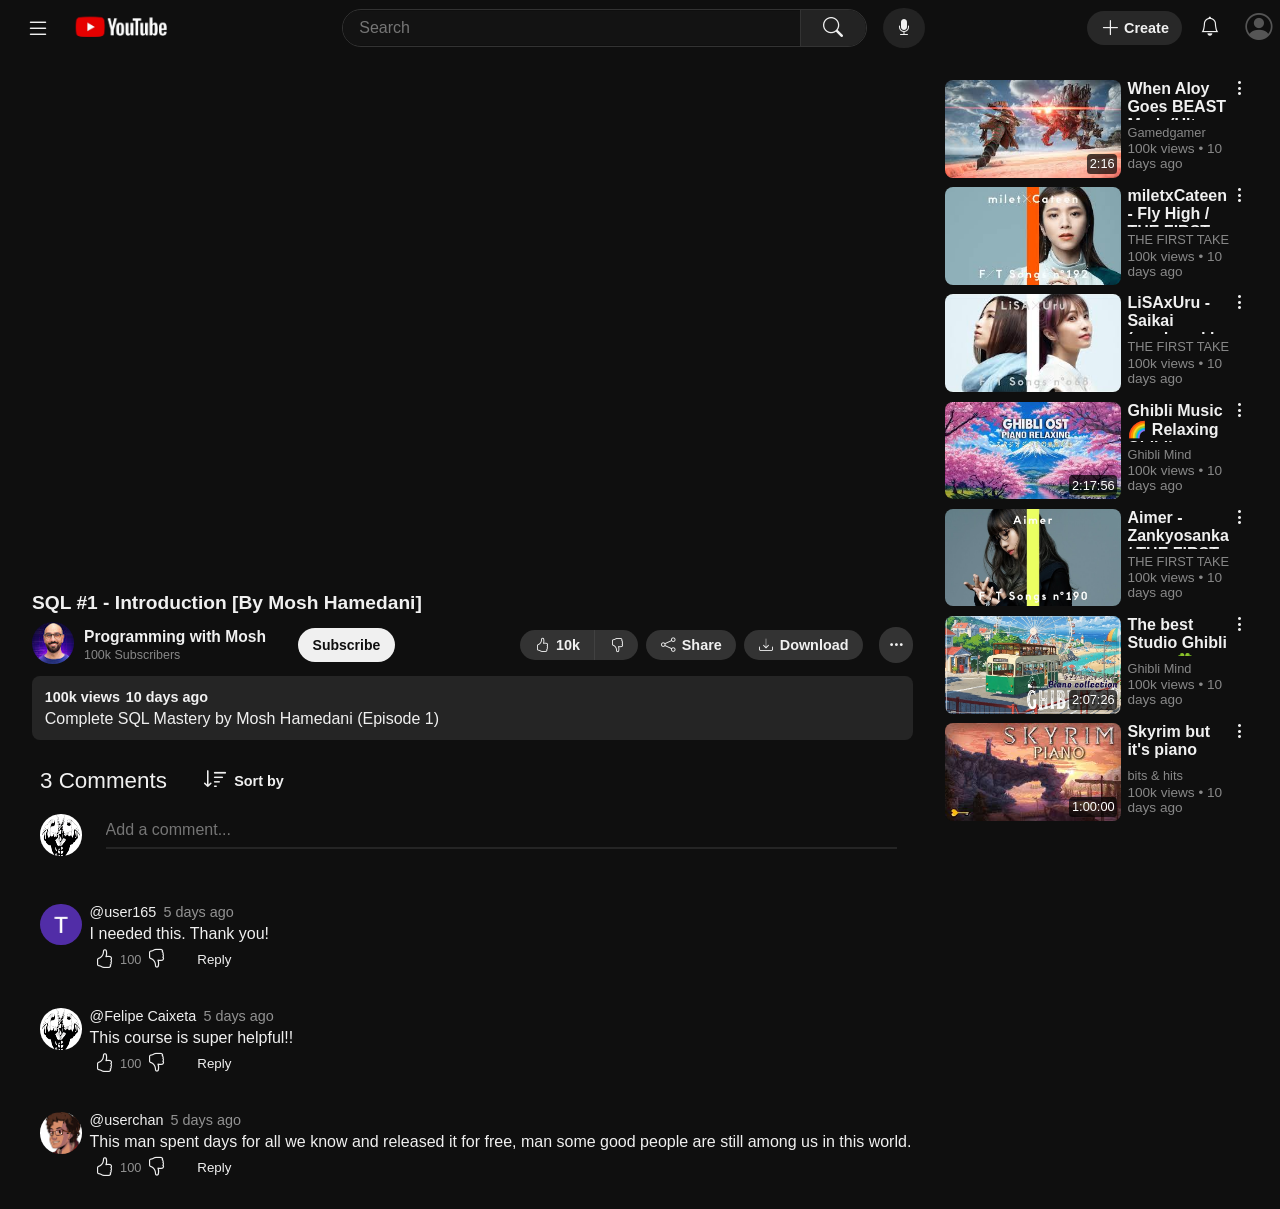
<file: video_7_mosh_sql.html>
<!DOCTYPE html>
<html lang="en">
  <head>
    <meta charset="UTF-8" />
    <meta name="viewport" content="width=device-width, initial-scale=1.0" />
    <link rel="stylesheet" href="style.css" />
    <link rel="icon" href="/images/favicon.png" sizes="16x16 32x32" />
    <link
      rel="stylesheet"
      href="https://cdn.jsdelivr.net/npm/bootstrap-icons/font/bootstrap-icons.css"
    />
    <title>SQL #1 - Introduction [By Mosh Hamedani]</title>
  </head>
  <body class="dark-mode">
    <header class="nav-bar flex-set dark-mode">
      <nav class="nav-left flex-set">
        <button class="menu-toggle flex-set" id="MenuToggle">
          <i class="bi bi-list menu-icon flex-set"></i>
        </button>

        <button class="youtube-logo">
          <a href="index.html">
            <img
              src="images/YTLogo.png"
              alt="YouTube Logo"
              title="YouTube Home"
            />
          </a>
        </button>
      </nav>

      <nav class="search-bar flex-set">
        <div class="search-input flex-set">
          <input type="text" placeholder="Search" />
          <button class="search-btn">
            <i class="bi bi-search" title="Search"></i>
          </button>
        </div>

        <button class="mic-btn" title="Search with your voice">
          <i class="bi bi-mic-fill"></i>
        </button>
      </nav>

      <nav class="nav-right flex-set">
        <button class="create-btn right-btns flex-set font-bold">
          <i class="bi bi-plus-lg flex-set"></i>
          <p class="create-text">Create</p>
        </button>

        <button class="notif-btn right-btns">
          <i class="bi bi-bell" title="Notifications"></i>
        </button>

        <button class="profile-btn-nav right-btns">
          <i class="bi bi-person-circle" title="Profile"></i>
        </button>
      </nav>
    </header>

    <div class="hidden-app-drawer dark-mode" id="AppDrawer">
      <div class="drawer-section">
        <a href="index.html" title="Home">
          <button
            class="app-drawer-btns dark-mode font-color-drawer"
            id="DrawerHome"
          >
            <i class="bi bi-house-door"></i>
            <p class="font-bold">Home</p>
          </button></a
        >

        <a href="#" title="Shorts">
          <button class="app-drawer-btns dark-mode font-color-drawer">
            <i class="bi bi-lightning"></i>
            <p>Shorts</p>
          </button></a
        >

        <a href="#" title="Subscriptions">
          <button class="app-drawer-btns dark-mode font-color-drawer">
            <i class="bi bi-collection-play"></i>
            <p>Subscriptions</p>
          </button></a
        >

        <a href="#" title="YouTube Music">
          <button class="app-drawer-btns dark-mode font-color-drawer">
            <i class="bi bi-music-note"></i>
            <p>YouTube Music</p>
          </button></a
        >
      </div>

      <div class="drawer-section">
        <a href="#" title="You">
          <button class="app-drawer-btns dark-mode font-color-drawer">
            <p class="font-bold">You ></p>
          </button></a
        >
        <a href="#" title="History">
          <button class="app-drawer-btns dark-mode font-color-drawer">
            <i class="bi bi-clock-history"></i>
            <p>History</p>
          </button></a
        >

        <a href="#" title="Playlists">
          <button class="app-drawer-btns dark-mode font-color-drawer">
            <i class="bi bi-list"></i>
            <p>Playlists</p>
          </button></a
        >

        <a href="#" title="Your Videos">
          <button class="app-drawer-btns dark-mode font-color-drawer">
            <i class="bi bi-play-btn"></i>
            <p>Your Videos</p>
          </button></a
        >

        <a href="#" title="Watch Later">
          <button class="app-drawer-btns dark-mode font-color-drawer">
            <i class="bi bi-alarm"></i>
            <p>Watch Later</p>
          </button></a
        >

        <a href="#" title="Liked Videos">
          <button class="app-drawer-btns dark-mode font-color-drawer">
            <i class="bi bi-hand-thumbs-up"></i>
            <p>Liked Videos</p>
          </button></a
        >

        <a href="#" title="Downloads">
          <button class="app-drawer-btns dark-mode font-color-drawer">
            <i class="bi bi-download"></i>
            <p>Downloads</p>
          </button></a
        >
      </div>

      <div class="drawer-section">
        <p class="font-color-drawer subs-section font-bold">Subscriptions</p>

        <a href="#" title="The Coding Sloth"
          ><button class="app-drawer-btns dark-mode font-color-drawer">
            <img
              src="images/coding_sloth_profile.jpg"
              alt="channel_avatar"
              class="avatar icon-space"
            />
            <p>The Coding Sloth</p>
          </button></a
        >
        <a href="#" title="LiSA Official YouTube"
          ><button class="app-drawer-btns dark-mode font-color-drawer">
            <img
              src="images/LiSA_profile.jpg"
              alt="channel_avatar"
              class="avatar icon-space"
            />
            <p>LiSA Official YouTube</p>
          </button></a
        >

        <a href="#" title="ThePrimeTime"
          ><button class="app-drawer-btns dark-mode font-color-drawer">
            <img
              src="images/prime_time.jpg"
              alt="channel_avatar"
              class="avatar icon-space"
            />
            <p>ThePrimeTime</p>
          </button></a
        >

        <a href="#" title="penguinz0"
          ><button class="app-drawer-btns dark-mode font-color-drawer">
            <img
              src="images/charlie_profile.jpg"
              alt="channel_avatar"
              class="avatar icon-space"
            />
            <p>penguinz0</p>
          </button></a
        >

        <a href="#" title="THE FIRST TAKE"
          ><button class="app-drawer-btns dark-mode font-color-drawer">
            <img
              src="images/the_first_take_profile.jpg"
              alt="channel_avatar"
              class="avatar icon-space"
            />
            <p>THE FIRST TAKE</p>
          </button></a
        >

        <a href="#" title="Programming with Mosh"
          ><button class="app-drawer-btns dark-mode font-color-drawer">
            <img
              src="images/mosh_profile.jpg"
              alt="channel_avatar"
              class="avatar icon-space"
            />
            <p>Programming with Mosh</p>
          </button></a
        >
      </div>

      <div class="drawer-section">
        <a href="#" title="Settings"
          ><button class="app-drawer-btns dark-mode font-color-drawer">
            <i class="bi bi-gear"></i>
            <p>Settings</p>
          </button></a
        >

        <a href="#" title="Report History"
          ><button class="app-drawer-btns dark-mode font-color-drawer">
            <i class="bi bi-flag"></i>
            <p>Report History</p>
          </button></a
        >

        <a href="#" title="Help"
          ><button class="app-drawer-btns dark-mode font-color-drawer">
            <i class="bi bi-question-circle"></i>
            <p>Help</p>
          </button></a
        >

        <a href="#" title="Send Feedback"
          ><button class="app-drawer-btns dark-mode font-color-drawer">
            <i class="bi bi-chat-dots"></i>
            <p>Send Feedback</p>
          </button></a
        >
      </div>
    </div>

    <main class="columns vid-flex-set">
      <div class="primary">
        <div class="player">
          <iframe
            src="https://www.youtube.com/embed/t60b_MplxAA?autoplay=1"
            frameborder="0"
            allow="accelerometer; autoplay; clipboard-write; encrypted-media; gyroscope; picture-in-picture"
            allowfullscreen
            class="embed-video"
          ></iframe>
        </div>

        <div class="below">
          <div class="title">
            <h1>SQL #1 - Introduction [By Mosh Hamedani]</h1>
          </div>

          <div class="top-row yt-flexy">
            <div class="owner yt-flexy">
              <div>
                <img
                  src="images/mosh_profile.jpg"
                  alt="channel_avatar"
                  class="avatar"
                />
              </div>

              <div class="channel-info">
                <h2 title="Programming with Mosh">Programming with Mosh</h2>
                <p>100k Subscribers</p>
              </div>

              <div class="subscribe-container">
                <button class="subscribe-btn"><p>Subscribe</p></button>
              </div>
            </div>

            <div class="actions yt-flexy">
              <div class="action-child-cont yt-flexy">
                <div class="thumbs-child-up">
                  <button
                    class="thumbs-up action-btns yt-flexy"
                    title="I like this"
                  >
                    <i class="bi bi-hand-thumbs-up"></i>
                    <p class="action-btn-text">10k</p>
                  </button>
                </div>
                <div class="thumbs-child-down">
                  <button
                    class="thumbs-down action-btns"
                    title="I dislike this"
                  >
                    <i class="bi bi-hand-thumbs-down"></i>
                  </button>
                </div>
              </div>

              <div class="action-child-cont">
                <button class="share action-btns yt-flexy" title="Share">
                  <i class="bi bi-share"></i>
                  <p class="action-btn-text">Share</p>
                </button>
              </div>

              <div class="action-child-cont">
                <button class="download action-btns yt-flexy" title="Download">
                  <i class="bi bi-download"></i>
                  <p class="action-btn-text">Download</p>
                </button>
              </div>

              <div class="action-child-cont">
                <button class="clip action-btns yt-flexy" title="Clip">
                  <i class="bi bi-scissors"></i>
                  <p class="action-btn-text">Clip</p>
                </button>
              </div>

              <div class="action-child-cont">
                <button class="more action-btns" title="More">
                  <i class="bi bi-three-dots"></i>
                </button>
              </div>
            </div>
          </div>

          <div class="bottom-row">
            <div class="description">
              <div class="description-video-info">
                <span>100k views</span><span>10 days ago</span>
              </div>
              Complete SQL Mastery by Mosh Hamedani (Episode 1)
            </div>
          </div>
        </div>

        <div class="comments">
          <div class="comments-header yt-flexy">
            <div class="comments-counter">
              <span id="comments-counter">3 Comments</span>
            </div>
            <!--TODO: Add JS functionality.
            Incrementing total number of comments-->
            <div class="sort-comments">
              <button class="yt-flexy">
                <i class="bi bi-sort-down"></i>
                <p>Sort by</p>
              </button>
            </div>
            <!--TODO: Add functionality to sort button using JS.
            Sort by newest or top comments first -->
          </div>

          <div class="comments-mid yt-flexy">
            <div class="avatar">
              <img
                src="images/my_avatar.jpg"
                alt="channel_avatar"
                class="avatar"
              />
            </div>
            <div class="comments-input">
              <input
                type="text"
                placeholder="Add a comment..."
                maxlength="300"
              />
            </div>
          </div>

          <div class="comment-section">
            <div class="comment-block yt-flexy">
              <div class="comment-profile">
                <img
                  src="images/profile_2.jpg"
                  alt="channel_avatar"
                  class="avatar"
                />
              </div>

              <div class="main-block">
                <div class="user-comment">
                  <div class="user-info yt-flexy">
                    <p>@user165</p>
                    <p class="comment-age">5 days ago</p>
                  </div>

                  <div class="comment">
                    <p>I needed this. Thank you!</p>
                  </div>
                </div>

                <div class="comment-thumbs yt-flexy">
                  <div class="yt-flexy">
                    <button class="comment-up yt-flexy">
                      <i class="bi bi-hand-thumbs-up"></i>
                    </button>
                    <p class="comment-likes-counter">100</p>
                  </div>
                  <div>
                    <button class="comment-down">
                      <i class="bi bi-hand-thumbs-down"></i>
                    </button>
                  </div>

                  <div>
                    <button class="reply-btn"><p>Reply</p></button>
                  </div>
                </div>
              </div>
            </div>

            <div class="comment-block yt-flexy">
              <div class="comment-profile">
                <img
                  src="images/my_avatar.jpg"
                  alt="channel_avatar"
                  class="avatar"
                />
              </div>

              <div class="main-block">
                <div class="user-comment">
                  <div class="user-info yt-flexy">
                    <p>@Felipe Caixeta</p>
                    <p class="comment-age">5 days ago</p>
                  </div>

                  <div class="comment">
                    <p>This course is super helpful!!</p>
                  </div>
                </div>

                <div class="comment-thumbs yt-flexy">
                  <div class="yt-flexy">
                    <button class="comment-up yt-flexy">
                      <i class="bi bi-hand-thumbs-up"></i>
                    </button>
                    <p class="comment-likes-counter">100</p>
                  </div>
                  <div>
                    <button class="comment-down">
                      <i class="bi bi-hand-thumbs-down"></i>
                    </button>
                  </div>

                  <div>
                    <button class="reply-btn"><p>Reply</p></button>
                  </div>
                </div>
              </div>
            </div>

            <div class="comment-block yt-flexy">
              <div class="comment-profile">
                <img
                  src="images/profile_1.jpg"
                  alt="channel_avatar"
                  class="avatar"
                />
              </div>

              <div class="main-block">
                <div class="user-comment">
                  <div class="user-info yt-flexy">
                    <p>@userchan</p>
                    <p class="comment-age">5 days ago</p>
                  </div>

                  <div class="comment">
                    <p>
                      This man spent days for all we know and released it for
                      free, man some good people are still among us in this
                      world.
                    </p>
                  </div>
                </div>

                <div class="comment-thumbs yt-flexy">
                  <div class="yt-flexy">
                    <button class="comment-up yt-flexy">
                      <i class="bi bi-hand-thumbs-up"></i>
                    </button>
                    <p class="comment-likes-counter">100</p>
                  </div>
                  <div>
                    <button class="comment-down">
                      <i class="bi bi-hand-thumbs-down"></i>
                    </button>
                  </div>

                  <div>
                    <button class="reply-btn"><p>Reply</p></button>
                  </div>
                </div>
              </div>
            </div>
          </div>
        </div>
      </div>

      <!-- Perhaps add a scrollable header above the listed videos here. -->
      <div class="secondary">
        <div class="side-content">
          <a href="video_1_horizon.html"
            ><div class="thumbnails yt-flexy">
              <img
                src="/images/horizon_aloy.jpg"
                alt="gym_handstand"
                loading="lazy"
                class="side-thumbnail"
              />
              <div class="video-time">2:16</div>
            </div></a
          >

          <div class="thumbnail-text yt-flexy">
            <div class="video-more">
              <a href="video_1_horizon.html"
                ><div
                  class="thumbnail-title"
                  title="When Aloy Goes BEAST Mode(Ultra Hard) | Horizon Forbidden West"
                >
                  <p>
                    When Aloy Goes BEAST Mode(Ultra Hard) | Horizon Forbidden
                    West
                  </p>
                </div></a
              >
              <div>
                <button class="secondary-more">
                  <i class="bi bi-three-dots-vertical"></i>
                </button>
              </div>
            </div>

            <div class="thumbnail-info">
              <span class="channel-name" title="Gamedgamer">Gamedgamer</span>
              <span class="views-date">100k views • 10 days ago</span>
            </div>
          </div>
        </div>

        <div class="side-content">
          <a href="#"
            ><div class="thumbnails yt-flexy">
              <img
                src="/images/millet.jpg"
                alt="milet"
                loading="lazy"
                class="side-thumbnail"
              />
              <!-- <div class="video-time">00:15</div> -->
            </div></a
          >

          <div class="thumbnail-text yt-flexy">
            <div class="video-more">
              <a href="#"
                ><div
                  class="thumbnail-title"
                  title="miletxCateen - Fly High / THE FIRST TAKE"
                >
                  <p>miletxCateen - Fly High / THE FIRST TAKE</p>
                </div></a
              >
              <div>
                <button class="secondary-more">
                  <i class="bi bi-three-dots-vertical"></i>
                </button>
              </div>
            </div>

            <div class="thumbnail-info">
              <span class="channel-name" title="THE FIRST TAKE"
                >THE FIRST TAKE</span
              >
              <span class="views-date">100k views • 10 days ago</span>
            </div>
          </div>
        </div>

        <div class="side-content">
          <a href="#"
            ><div class="thumbnails yt-flexy">
              <img
                src="/images/lisaxuru.jpg"
                alt="lisa_uru"
                loading="lazy"
                class="side-thumbnail"
              />
              <!-- <div class="video-time">00:19</div> -->
            </div></a
          >

          <div class="thumbnail-text yt-flexy">
            <div class="video-more">
              <a href="#"
                ><div
                  class="thumbnail-title"
                  title="LiSAxUru - Saikai (produced by Ayase) / THE FIRST TAKE"
                >
                  <p>LiSAxUru - Saikai (produced by Ayase) / THE FIRST TAKE</p>
                </div></a
              >
              <div>
                <button class="secondary-more">
                  <i class="bi bi-three-dots-vertical"></i>
                </button>
              </div>
            </div>

            <div class="thumbnail-info">
              <span class="channel-name" title="THE FIRST TAKE"
                >THE FIRST TAKE</span
              >
              <span class="views-date">100k views • 10 days ago</span>
            </div>
          </div>
        </div>

        <div class="side-content">
          <a href="video_5_ghibli.html"
            ><div class="thumbnails yt-flexy">
              <img
                src="/images/ghibli_ost_relax.jpeg"
                alt="ghibli_piano"
                loading="lazy"
                class="side-thumbnail"
              />
              <div class="video-time">2:17:56</div>
            </div></a
          >

          <div class="thumbnail-text yt-flexy">
            <div class="video-more">
              <a href="video_5_ghibli.html"
                ><div
                  class="thumbnail-title"
                  title="Ghibli Music 🌈 Relaxing Ghibli Collection 🎁 Spirited Away, Totoro , Laputa, Howl's Moving Castle ..."
                >
                  <p>
                    Ghibli Music 🌈 Relaxing Ghibli Collection 🎁 Spirited Away,
                    Totoro , Laputa, Howl's Moving Castle ...
                  </p>
                </div></a
              >
              <div>
                <button class="secondary-more">
                  <i class="bi bi-three-dots-vertical"></i>
                </button>
              </div>
            </div>

            <div class="thumbnail-info">
              <span class="channel-name" title="Ghibli Mind">Ghibli Mind</span>
              <span class="views-date">100k views • 10 days ago</span>
            </div>
          </div>
        </div>

        <div class="side-content">
          <a href="#"
            ><div class="thumbnails yt-flexy">
              <img
                src="/images/aimer_first.jpg"
                alt="aimer"
                loading="lazy"
                class="side-thumbnail"
              />
              <!-- <div class="video-time">00:19</div> -->
            </div></a
          >

          <div class="thumbnail-text yt-flexy">
            <div class="video-more">
              <a href="#"
                ><div
                  class="thumbnail-title"
                  title="Aimer - Zankyosanka / THE FIRST TAKE"
                >
                  <p>Aimer - Zankyosanka / THE FIRST TAKE</p>
                </div></a
              >
              <div>
                <button class="secondary-more">
                  <i class="bi bi-three-dots-vertical"></i>
                </button>
              </div>
            </div>

            <div class="thumbnail-info">
              <span class="channel-name" title="THE FIRST TAKE"
                >THE FIRST TAKE</span
              >
              <span class="views-date">100k views • 10 days ago</span>
            </div>
          </div>
        </div>

        <div class="side-content">
          <a href="video_12_ghibli_mind.html"
            ><div class="thumbnails yt-flexy">
              <img
                src="/images/ghibli_ost.jpg"
                alt="witcher_piano"
                loading="lazy"
                class="side-thumbnail"
              />
              <div class="video-time">2:07:26</div>
            </div></a
          >

          <div class="thumbnail-text yt-flexy">
            <div class="video-more">
              <a href="video_12_ghibli_mind.html"
                ><div
                  class="thumbnail-title"
                  title="The best Studio Ghibli songs🍀Relive Childhood Memories with These Studio
                  Ghibli Songs"
                >
                  <p>
                    The best Studio Ghibli songs🍀Relive Childhood Memories with
                    These Studio Ghibli Songs
                  </p>
                </div></a
              >
              <div>
                <button class="secondary-more">
                  <i class="bi bi-three-dots-vertical"></i>
                </button>
              </div>
            </div>

            <div class="thumbnail-info">
              <span class="channel-name" title="Ghibli Mind">Ghibli Mind</span>
              <span class="views-date">100k views • 10 days ago</span>
            </div>
          </div>
        </div>

        <div class="side-content">
          <a href="video_8_skyrim_piano.html"
            ><div class="thumbnails yt-flexy">
              <img
                src="/images/skyrim_piano.jpg"
                alt="skyrim_piano"
                loading="lazy"
                class="side-thumbnail"
              />
              <div class="video-time">1:00:00</div>
            </div></a
          >

          <div class="thumbnail-text yt-flexy">
            <div class="video-more">
              <a href="video_8_skyrim_piano.html"
                ><div class="thumbnail-title" title="Skyrim but it's piano">
                  <p>Skyrim but it's piano</p>
                </div></a
              >
              <div>
                <button class="secondary-more">
                  <i class="bi bi-three-dots-vertical"></i>
                </button>
              </div>
            </div>

            <div class="thumbnail-info">
              <span class="channel-name" title="bits & hits">bits & hits</span>
              <span class="views-date">100k views • 10 days ago</span>
            </div>
          </div>
        </div>
      </div>
    </main>
    <script src="video_menu_bar.js" defer></script>
  </body>
</html>
</file>
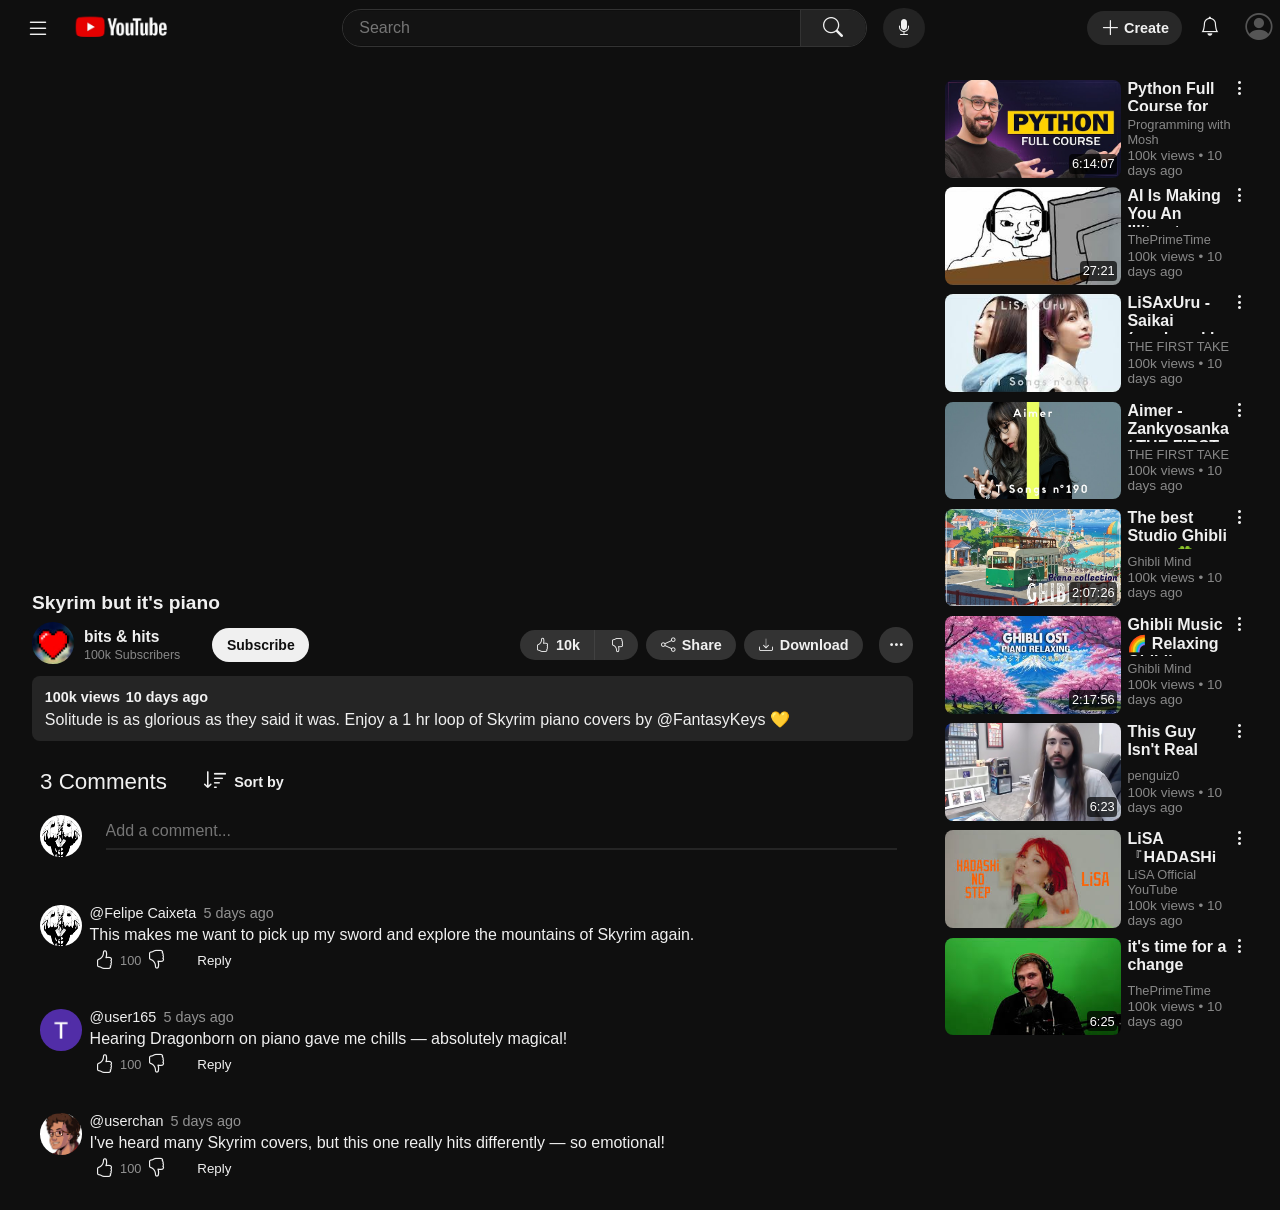
<file: video_8_skyrim_piano.html>
<!DOCTYPE html>
<html lang="en">
  <head>
    <meta charset="UTF-8" />
    <meta name="viewport" content="width=device-width, initial-scale=1.0" />
    <link rel="stylesheet" href="style.css" />
    <link rel="icon" href="/images/favicon.png" sizes="16x16 32x32" />
    <link
      rel="stylesheet"
      href="https://cdn.jsdelivr.net/npm/bootstrap-icons/font/bootstrap-icons.css"
    />
    <title>Skyrim but it's piano</title>
  </head>
  <body class="dark-mode">
    <header class="nav-bar flex-set dark-mode">
      <nav class="nav-left flex-set">
        <button class="menu-toggle flex-set" id="MenuToggle">
          <i class="bi bi-list menu-icon flex-set"></i>
        </button>

        <button class="youtube-logo">
          <a href="index.html">
            <img
              src="images/YTLogo.png"
              alt="YouTube Logo"
              title="YouTube Home"
            />
          </a>
        </button>
      </nav>

      <nav class="search-bar flex-set">
        <div class="search-input flex-set">
          <input type="text" placeholder="Search" />
          <button class="search-btn">
            <i class="bi bi-search" title="Search"></i>
          </button>
        </div>

        <button class="mic-btn" title="Search with your voice">
          <i class="bi bi-mic-fill"></i>
        </button>
      </nav>

      <nav class="nav-right flex-set">
        <button class="create-btn right-btns flex-set font-bold">
          <i class="bi bi-plus-lg flex-set"></i>
          <p class="create-text">Create</p>
        </button>

        <button class="notif-btn right-btns">
          <i class="bi bi-bell" title="Notifications"></i>
        </button>

        <button class="profile-btn-nav right-btns">
          <i class="bi bi-person-circle" title="Profile"></i>
        </button>
      </nav>
    </header>

    <div class="hidden-app-drawer dark-mode" id="AppDrawer">
      <div class="drawer-section">
        <a href="index.html" title="Home">
          <button
            class="app-drawer-btns dark-mode font-color-drawer"
            id="DrawerHome"
          >
            <i class="bi bi-house-door"></i>
            <p class="font-bold">Home</p>
          </button></a
        >

        <a href="#" title="Shorts">
          <button class="app-drawer-btns dark-mode font-color-drawer">
            <i class="bi bi-lightning"></i>
            <p>Shorts</p>
          </button></a
        >

        <a href="#" title="Subscriptions">
          <button class="app-drawer-btns dark-mode font-color-drawer">
            <i class="bi bi-collection-play"></i>
            <p>Subscriptions</p>
          </button></a
        >

        <a href="#" title="YouTube Music">
          <button class="app-drawer-btns dark-mode font-color-drawer">
            <i class="bi bi-music-note"></i>
            <p>YouTube Music</p>
          </button></a
        >
      </div>

      <div class="drawer-section">
        <a href="#" title="You">
          <button class="app-drawer-btns dark-mode font-color-drawer">
            <p class="font-bold">You ></p>
          </button></a
        >
        <a href="#" title="History">
          <button class="app-drawer-btns dark-mode font-color-drawer">
            <i class="bi bi-clock-history"></i>
            <p>History</p>
          </button></a
        >

        <a href="#" title="Playlists">
          <button class="app-drawer-btns dark-mode font-color-drawer">
            <i class="bi bi-list"></i>
            <p>Playlists</p>
          </button></a
        >

        <a href="#" title="Your Videos">
          <button class="app-drawer-btns dark-mode font-color-drawer">
            <i class="bi bi-play-btn"></i>
            <p>Your Videos</p>
          </button></a
        >

        <a href="#" title="Watch Later">
          <button class="app-drawer-btns dark-mode font-color-drawer">
            <i class="bi bi-alarm"></i>
            <p>Watch Later</p>
          </button></a
        >

        <a href="#" title="Liked Videos">
          <button class="app-drawer-btns dark-mode font-color-drawer">
            <i class="bi bi-hand-thumbs-up"></i>
            <p>Liked Videos</p>
          </button></a
        >

        <a href="#" title="Downloads">
          <button class="app-drawer-btns dark-mode font-color-drawer">
            <i class="bi bi-download"></i>
            <p>Downloads</p>
          </button></a
        >
      </div>

      <div class="drawer-section">
        <p class="font-color-drawer subs-section font-bold">Subscriptions</p>

        <a href="#" title="The Coding Sloth"
          ><button class="app-drawer-btns dark-mode font-color-drawer">
            <img
              src="images/coding_sloth_profile.jpg"
              alt="channel_avatar"
              class="avatar icon-space"
            />
            <p>The Coding Sloth</p>
          </button></a
        >
        <a href="#" title="LiSA Official YouTube"
          ><button class="app-drawer-btns dark-mode font-color-drawer">
            <img
              src="images/LiSA_profile.jpg"
              alt="channel_avatar"
              class="avatar icon-space"
            />
            <p>LiSA Official YouTube</p>
          </button></a
        >

        <a href="#" title="ThePrimeTime"
          ><button class="app-drawer-btns dark-mode font-color-drawer">
            <img
              src="images/prime_time.jpg"
              alt="channel_avatar"
              class="avatar icon-space"
            />
            <p>ThePrimeTime</p>
          </button></a
        >

        <a href="#" title="penguinz0"
          ><button class="app-drawer-btns dark-mode font-color-drawer">
            <img
              src="images/charlie_profile.jpg"
              alt="channel_avatar"
              class="avatar icon-space"
            />
            <p>penguinz0</p>
          </button></a
        >

        <a href="#" title="THE FIRST TAKE"
          ><button class="app-drawer-btns dark-mode font-color-drawer">
            <img
              src="images/the_first_take_profile.jpg"
              alt="channel_avatar"
              class="avatar icon-space"
            />
            <p>THE FIRST TAKE</p>
          </button></a
        >

        <a href="#" title="Programming with Mosh"
          ><button class="app-drawer-btns dark-mode font-color-drawer">
            <img
              src="images/mosh_profile.jpg"
              alt="channel_avatar"
              class="avatar icon-space"
            />
            <p>Programming with Mosh</p>
          </button></a
        >
      </div>

      <div class="drawer-section">
        <a href="#" title="Settings"
          ><button class="app-drawer-btns dark-mode font-color-drawer">
            <i class="bi bi-gear"></i>
            <p>Settings</p>
          </button></a
        >

        <a href="#" title="Report History"
          ><button class="app-drawer-btns dark-mode font-color-drawer">
            <i class="bi bi-flag"></i>
            <p>Report History</p>
          </button></a
        >

        <a href="#" title="Help"
          ><button class="app-drawer-btns dark-mode font-color-drawer">
            <i class="bi bi-question-circle"></i>
            <p>Help</p>
          </button></a
        >

        <a href="#" title="Send Feedback"
          ><button class="app-drawer-btns dark-mode font-color-drawer">
            <i class="bi bi-chat-dots"></i>
            <p>Send Feedback</p>
          </button></a
        >
      </div>
    </div>

    <main class="columns vid-flex-set">
      <div class="primary">
        <div class="player">
          <iframe
            src="https://www.youtube.com/embed/MaxGdH-1OeA?autoplay=1"
            frameborder="0"
            allow="accelerometer; autoplay; clipboard-write; encrypted-media; gyroscope; picture-in-picture"
            allowfullscreen
            class="embed-video"
          ></iframe>
        </div>

        <div class="below">
          <div class="title">
            <h1>Skyrim but it's piano</h1>
          </div>

          <div class="top-row yt-flexy">
            <div class="owner yt-flexy">
              <div>
                <img
                  src="images/bits_profile.jpg"
                  alt="channel_avatar"
                  class="avatar"
                />
              </div>

              <div class="channel-info">
                <h2 title="bits & hits">bits & hits</h2>
                <p>100k Subscribers</p>
              </div>

              <div class="subscribe-container">
                <button class="subscribe-btn"><p>Subscribe</p></button>
              </div>
            </div>

            <div class="actions yt-flexy">
              <div class="action-child-cont yt-flexy">
                <div class="thumbs-child-up">
                  <button
                    class="thumbs-up action-btns yt-flexy"
                    title="I like this"
                  >
                    <i class="bi bi-hand-thumbs-up"></i>
                    <p class="action-btn-text">10k</p>
                  </button>
                </div>
                <div class="thumbs-child-down">
                  <button
                    class="thumbs-down action-btns"
                    title="I dislike this"
                  >
                    <i class="bi bi-hand-thumbs-down"></i>
                  </button>
                </div>
              </div>

              <div class="action-child-cont">
                <button class="share action-btns yt-flexy" title="Share">
                  <i class="bi bi-share"></i>
                  <p class="action-btn-text">Share</p>
                </button>
              </div>

              <div class="action-child-cont">
                <button class="download action-btns yt-flexy" title="Download">
                  <i class="bi bi-download"></i>
                  <p class="action-btn-text">Download</p>
                </button>
              </div>

              <div class="action-child-cont">
                <button class="clip action-btns yt-flexy" title="Clip">
                  <i class="bi bi-scissors"></i>
                  <p class="action-btn-text">Clip</p>
                </button>
              </div>

              <div class="action-child-cont">
                <button class="more action-btns" title="More">
                  <i class="bi bi-three-dots"></i>
                </button>
              </div>
            </div>
          </div>

          <div class="bottom-row">
            <div class="description">
              <div class="description-video-info">
                <span>100k views</span><span>10 days ago</span>
              </div>
              Solitude is as glorious as they said it was. Enjoy a 1 hr loop of
              Skyrim piano covers by ‪@FantasyKeys‬ 💛
            </div>
          </div>
        </div>

        <div class="comments">
          <div class="comments-header yt-flexy">
            <div class="comments-counter">
              <span id="comments-counter">3 Comments</span>
            </div>
            <!--TODO: Add JS functionality.
            Incrementing total number of comments-->
            <div class="sort-comments">
              <button class="yt-flexy">
                <i class="bi bi-sort-down"></i>
                <p>Sort by</p>
              </button>
            </div>
            <!--TODO: Add functionality to sort button using JS.
            Sort by newest or top comments first -->
          </div>

          <div class="comments-mid yt-flexy">
            <div class="avatar">
              <img
                src="images/my_avatar.jpg"
                alt="channel_avatar"
                class="avatar"
              />
            </div>
            <div class="comments-input">
              <input
                type="text"
                placeholder="Add a comment..."
                maxlength="300"
              />
            </div>
          </div>

          <div class="comment-section">
            <div class="comment-block yt-flexy">
              <div class="comment-profile">
                <img
                  src="images/my_avatar.jpg"
                  alt="channel_avatar"
                  class="avatar"
                />
              </div>

              <div class="main-block">
                <div class="user-comment">
                  <div class="user-info yt-flexy">
                    <p>@Felipe Caixeta</p>
                    <p class="comment-age">5 days ago</p>
                  </div>

                  <div class="comment">
                    <p>
                      This makes me want to pick up my sword and explore the
                      mountains of Skyrim again.
                    </p>
                  </div>
                </div>

                <div class="comment-thumbs yt-flexy">
                  <div class="yt-flexy">
                    <button class="comment-up yt-flexy">
                      <i class="bi bi-hand-thumbs-up"></i>
                    </button>
                    <p class="comment-likes-counter">100</p>
                  </div>
                  <div>
                    <button class="comment-down">
                      <i class="bi bi-hand-thumbs-down"></i>
                    </button>
                  </div>

                  <div>
                    <button class="reply-btn"><p>Reply</p></button>
                  </div>
                </div>
              </div>
            </div>

            <div class="comment-block yt-flexy">
              <div class="comment-profile">
                <img
                  src="images/profile_2.jpg"
                  alt="channel_avatar"
                  class="avatar"
                />
              </div>

              <div class="main-block">
                <div class="user-comment">
                  <div class="user-info yt-flexy">
                    <p>@user165</p>
                    <p class="comment-age">5 days ago</p>
                  </div>

                  <div class="comment">
                    <p>
                      Hearing Dragonborn on piano gave me chills — absolutely
                      magical!
                    </p>
                  </div>
                </div>

                <div class="comment-thumbs yt-flexy">
                  <div class="yt-flexy">
                    <button class="comment-up yt-flexy">
                      <i class="bi bi-hand-thumbs-up"></i>
                    </button>
                    <p class="comment-likes-counter">100</p>
                  </div>
                  <div>
                    <button class="comment-down">
                      <i class="bi bi-hand-thumbs-down"></i>
                    </button>
                  </div>

                  <div>
                    <button class="reply-btn"><p>Reply</p></button>
                  </div>
                </div>
              </div>
            </div>

            <div class="comment-block yt-flexy">
              <div class="comment-profile">
                <img
                  src="images/profile_1.jpg"
                  alt="channel_avatar"
                  class="avatar"
                />
              </div>

              <div class="main-block">
                <div class="user-comment">
                  <div class="user-info yt-flexy">
                    <p>@userchan</p>
                    <p class="comment-age">5 days ago</p>
                  </div>

                  <div class="comment">
                    <p>
                      I've heard many Skyrim covers, but this one really hits
                      differently — so emotional!
                    </p>
                  </div>
                </div>

                <div class="comment-thumbs yt-flexy">
                  <div class="yt-flexy">
                    <button class="comment-up yt-flexy">
                      <i class="bi bi-hand-thumbs-up"></i>
                    </button>
                    <p class="comment-likes-counter">100</p>
                  </div>
                  <div>
                    <button class="comment-down">
                      <i class="bi bi-hand-thumbs-down"></i>
                    </button>
                  </div>

                  <div>
                    <button class="reply-btn"><p>Reply</p></button>
                  </div>
                </div>
              </div>
            </div>
          </div>
        </div>
      </div>

      <!-- Perhaps add a scrollable header above the listed videos here. -->
      <div class="secondary">
        <div class="side-content">
          <a href="video_4_mosh_py.html"
            ><div class="thumbnails yt-flexy">
              <img
                src="/images/python_course.jpg"
                alt="gym_handstand"
                loading="lazy"
                class="side-thumbnail"
              />
              <div class="video-time">6:14:07</div>
            </div></a
          >

          <div class="thumbnail-text yt-flexy">
            <div class="video-more">
              <a href="video_4_mosh_py.html"
                ><div
                  class="thumbnail-title"
                  title="Python Full Course for Beginners"
                >
                  <p>Python Full Course for Beginners</p>
                </div></a
              >
              <div>
                <button class="secondary-more">
                  <i class="bi bi-three-dots-vertical"></i>
                </button>
              </div>
            </div>

            <div class="thumbnail-info">
              <span class="channel-name" title="Programming with Mosh"
                >Programming with Mosh</span
              >
              <span class="views-date">100k views • 10 days ago</span>
            </div>
          </div>
        </div>

        <div class="side-content">
          <a href="video_13_prime_ai.html"
            ><div class="thumbnails yt-flexy">
              <img
                src="/images/prime_ai.jpg"
                alt="chair_handstand"
                loading="lazy"
                class="side-thumbnail"
              />
              <div class="video-time">27:21</div>
            </div></a
          >

          <div class="thumbnail-text yt-flexy">
            <div class="video-more">
              <a href="video_13_prime_ai.html"
                ><div
                  class="thumbnail-title"
                  title="AI Is Making You An Illiterate Programmer"
                >
                  <p>AI Is Making You An Illiterate Programmer</p>
                </div></a
              >
              <div>
                <button class="secondary-more">
                  <i class="bi bi-three-dots-vertical"></i>
                </button>
              </div>
            </div>

            <div class="thumbnail-info">
              <span class="channel-name" title="ThePrimeTime"
                >ThePrimeTime</span
              >
              <span class="views-date">100k views • 10 days ago</span>
            </div>
          </div>
        </div>

        <div class="side-content">
          <a href="#"
            ><div class="thumbnails yt-flexy">
              <img
                src="/images/lisaxuru.jpg"
                alt="lisa_uru"
                loading="lazy"
                class="side-thumbnail"
              />
              <!-- <div class="video-time">00:19</div> -->
            </div></a
          >

          <div class="thumbnail-text yt-flexy">
            <div class="video-more">
              <a href="#"
                ><div
                  class="thumbnail-title"
                  title="LiSAxUru - Saikai (produced by Ayase) / THE FIRST TAKE"
                >
                  <p>LiSAxUru - Saikai (produced by Ayase) / THE FIRST TAKE</p>
                </div></a
              >
              <div>
                <button class="secondary-more">
                  <i class="bi bi-three-dots-vertical"></i>
                </button>
              </div>
            </div>

            <div class="thumbnail-info">
              <span class="channel-name" title="THE FIRST TAKE"
                >THE FIRST TAKE</span
              >
              <span class="views-date">100k views • 10 days ago</span>
            </div>
          </div>
        </div>

        <div class="side-content">
          <a href="#"
            ><div class="thumbnails yt-flexy">
              <img
                src="/images/aimer_first.jpg"
                alt="aimer"
                loading="lazy"
                class="side-thumbnail"
              />
              <!-- <div class="video-time">00:19</div> -->
            </div></a
          >

          <div class="thumbnail-text yt-flexy">
            <div class="video-more">
              <a href="#"
                ><div
                  class="thumbnail-title"
                  title="Aimer - Zankyosanka / THE FIRST TAKE"
                >
                  <p>Aimer - Zankyosanka / THE FIRST TAKE</p>
                </div></a
              >
              <div>
                <button class="secondary-more">
                  <i class="bi bi-three-dots-vertical"></i>
                </button>
              </div>
            </div>

            <div class="thumbnail-info">
              <span class="channel-name" title="THE FIRST TAKE"
                >THE FIRST TAKE</span
              >
              <span class="views-date">100k views • 10 days ago</span>
            </div>
          </div>
        </div>

        <div class="side-content">
          <a href="video_12_ghibli_mind.html"
            ><div class="thumbnails yt-flexy">
              <img
                src="/images/ghibli_ost.jpg"
                alt="witcher_piano"
                loading="lazy"
                class="side-thumbnail"
              />
              <div class="video-time">2:07:26</div>
            </div></a
          >

          <div class="thumbnail-text yt-flexy">
            <div class="video-more">
              <a href="video_12_ghibli_mind.html"
                ><div
                  class="thumbnail-title"
                  title="The best Studio Ghibli songs🍀Relive Childhood Memories with These Studio
                  Ghibli Songs"
                >
                  <p>
                    The best Studio Ghibli songs🍀Relive Childhood Memories with
                    These Studio Ghibli Songs
                  </p>
                </div></a
              >
              <div>
                <button class="secondary-more">
                  <i class="bi bi-three-dots-vertical"></i>
                </button>
              </div>
            </div>

            <div class="thumbnail-info">
              <span class="channel-name" title="Ghibli Mind">Ghibli Mind</span>
              <span class="views-date">100k views • 10 days ago</span>
            </div>
          </div>
        </div>

        <div class="side-content">
          <a href="video_5_ghibli.html"
            ><div class="thumbnails yt-flexy">
              <img
                src="/images/ghibli_ost_relax.jpeg"
                alt="ghibli_piano"
                loading="lazy"
                class="side-thumbnail"
              />
              <div class="video-time">2:17:56</div>
            </div></a
          >

          <div class="thumbnail-text yt-flexy">
            <div class="video-more">
              <a href="video_5_ghibli.html"
                ><div
                  class="thumbnail-title"
                  title="Ghibli Music 🌈 Relaxing Ghibli Collection 🎁 Spirited Away, Totoro , Laputa, Howl's Moving Castle ..."
                >
                  <p>
                    Ghibli Music 🌈 Relaxing Ghibli Collection 🎁 Spirited Away,
                    Totoro , Laputa, Howl's Moving Castle ...
                  </p>
                </div></a
              >
              <div>
                <button class="secondary-more">
                  <i class="bi bi-three-dots-vertical"></i>
                </button>
              </div>
            </div>

            <div class="thumbnail-info">
              <span class="channel-name" title="Ghibli Mind">Ghibli Mind</span>
              <span class="views-date">100k views • 10 days ago</span>
            </div>
          </div>
        </div>

        <div class="side-content">
          <a href="#"
            ><div class="thumbnails yt-flexy">
              <img
                src="/images/penguinz0.jpg"
                alt="penguinz0"
                loading="lazy"
                class="side-thumbnail"
              />
              <div class="video-time">6:23</div>
            </div></a
          >

          <div class="thumbnail-text yt-flexy">
            <div class="video-more">
              <a href="#"
                ><div class="thumbnail-title" title="This Guy Isn't Real">
                  <p>This Guy Isn't Real</p>
                </div></a
              >
              <div>
                <button class="secondary-more">
                  <i class="bi bi-three-dots-vertical"></i>
                </button>
              </div>
            </div>

            <div class="thumbnail-info">
              <span class="channel-name" title="penguinz0">penguiz0</span>
              <span class="views-date">100k views • 10 days ago</span>
            </div>
          </div>
        </div>

        <div class="side-content">
          <a href="#"
            ><div class="thumbnails yt-flexy">
              <img
                src="/images/hadashi.jpg"
                alt="hadashi_lisa"
                loading="lazy"
                class="side-thumbnail"
              />
              <!-- <div class="video-time">00:19</div> -->
            </div></a
          >

          <div class="thumbnail-text yt-flexy">
            <div class="video-more">
              <a href="#"
                ><div
                  class="thumbnail-title"
                  title="LiSA 『HADASHi NO STEP』 -MUSiC CLiP-"
                >
                  <p>LiSA 『HADASHi NO STEP』 -MUSiC CLiP-</p>
                </div></a
              >
              <div>
                <button class="secondary-more">
                  <i class="bi bi-three-dots-vertical"></i>
                </button>
              </div>
            </div>

            <div class="thumbnail-info">
              <span class="channel-name" title="LiSA Official YouTube"
                >LiSA Official YouTube</span
              >
              <span class="views-date">100k views • 10 days ago</span>
            </div>
          </div>
        </div>

        <div class="side-content">
          <a href="video_10_primetime_change.html"
            ><div class="thumbnails yt-flexy">
              <img
                src="/images/primeagen_change.jpg"
                alt="hadashi_lisa"
                loading="lazy"
                class="side-thumbnail"
              />
              <div class="video-time">6:25</div>
            </div></a
          >

          <div class="thumbnail-text yt-flexy">
            <div class="video-more">
              <a href="video_10_primetime_change.html"
                ><div class="thumbnail-title" title="it's time for a change">
                  <p>it's time for a change</p>
                </div></a
              >
              <div>
                <button class="secondary-more">
                  <i class="bi bi-three-dots-vertical"></i>
                </button>
              </div>
            </div>

            <div class="thumbnail-info">
              <span class="channel-name" title="ThePrimeTime"
                >ThePrimeTime</span
              >
              <span class="views-date">100k views • 10 days ago</span>
            </div>
          </div>
        </div>
      </div>
    </main>
    <script src="video_menu_bar.js" defer></script>
  </body>
</html>
</file>
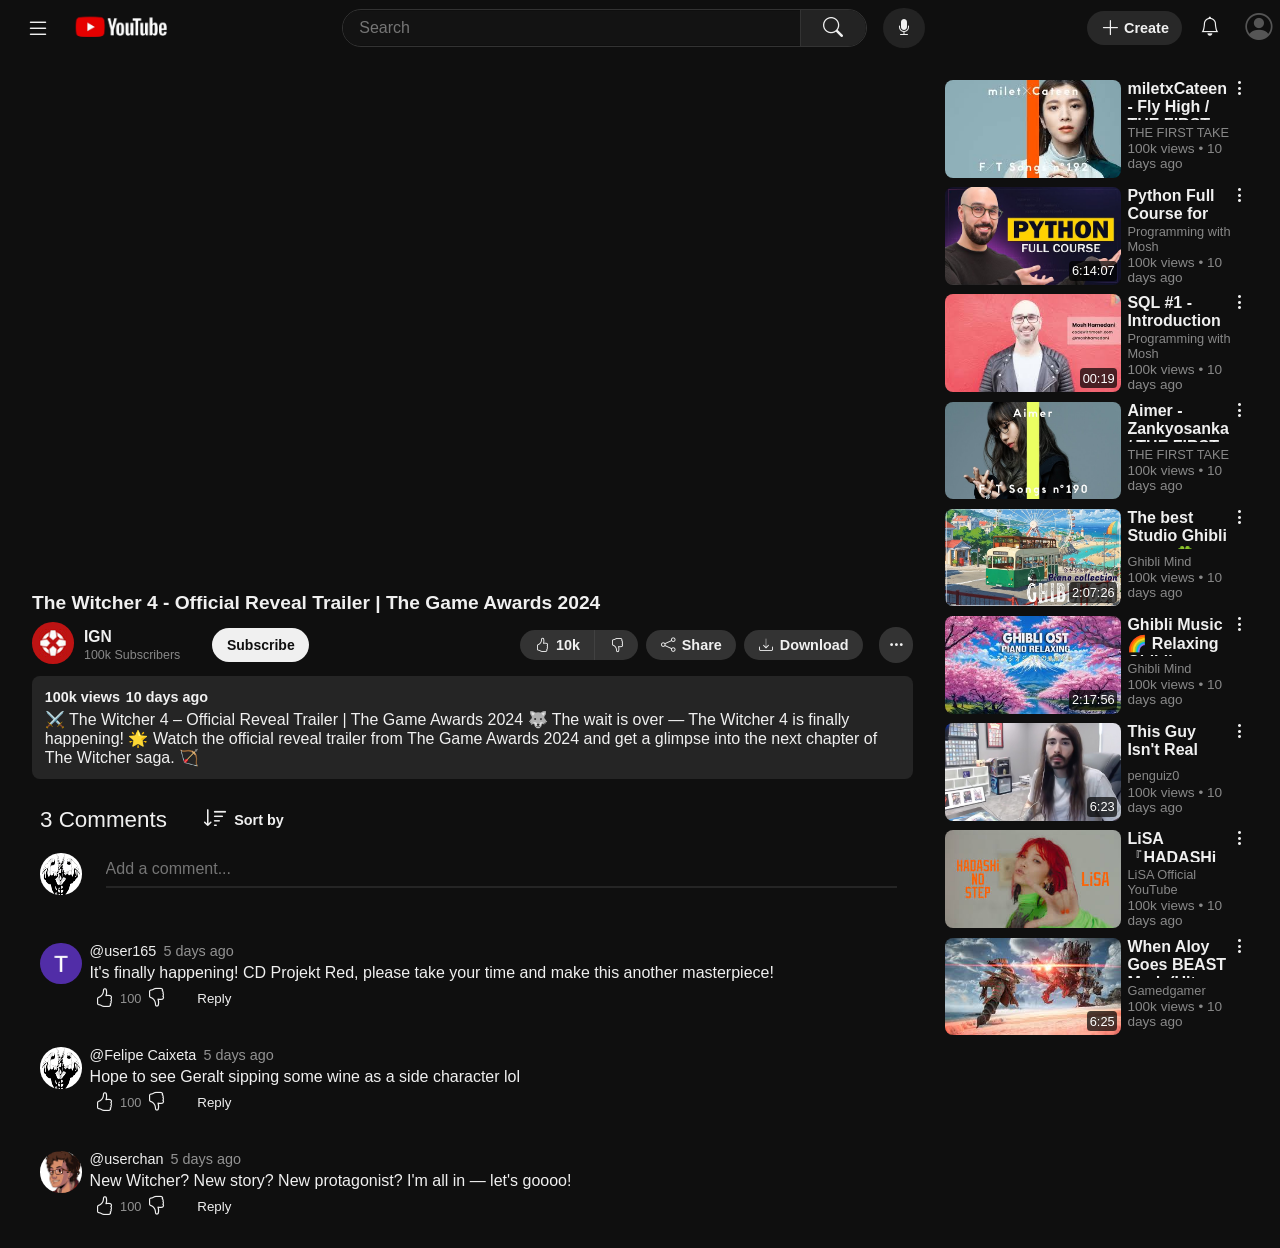
<file: video_9_witcher_4.html>
<!DOCTYPE html>
<html lang="en">
  <head>
    <meta charset="UTF-8" />
    <meta name="viewport" content="width=device-width, initial-scale=1.0" />
    <link rel="stylesheet" href="style.css" />
    <link rel="icon" href="/images/favicon.png" sizes="16x16 32x32" />
    <link
      rel="stylesheet"
      href="https://cdn.jsdelivr.net/npm/bootstrap-icons/font/bootstrap-icons.css"
    />
    <title>
      The Witcher 4 - Official Reveal Trailer | The Game Awards 2024
    </title>
  </head>
  <body class="dark-mode">
    <header class="nav-bar flex-set dark-mode">
      <nav class="nav-left flex-set">
        <button class="menu-toggle flex-set" id="MenuToggle">
          <i class="bi bi-list menu-icon flex-set"></i>
        </button>

        <button class="youtube-logo">
          <a href="index.html">
            <img
              src="images/YTLogo.png"
              alt="YouTube Logo"
              title="YouTube Home"
            />
          </a>
        </button>
      </nav>

      <nav class="search-bar flex-set">
        <div class="search-input flex-set">
          <input type="text" placeholder="Search" />
          <button class="search-btn">
            <i class="bi bi-search" title="Search"></i>
          </button>
        </div>

        <button class="mic-btn" title="Search with your voice">
          <i class="bi bi-mic-fill"></i>
        </button>
      </nav>

      <nav class="nav-right flex-set">
        <button class="create-btn right-btns flex-set font-bold">
          <i class="bi bi-plus-lg flex-set"></i>
          <p class="create-text">Create</p>
        </button>

        <button class="notif-btn right-btns">
          <i class="bi bi-bell" title="Notifications"></i>
        </button>

        <button class="profile-btn-nav right-btns">
          <i class="bi bi-person-circle" title="Profile"></i>
        </button>
      </nav>
    </header>

    <div class="hidden-app-drawer dark-mode" id="AppDrawer">
      <div class="drawer-section">
        <a href="index.html" title="Home">
          <button
            class="app-drawer-btns dark-mode font-color-drawer"
            id="DrawerHome"
          >
            <i class="bi bi-house-door"></i>
            <p class="font-bold">Home</p>
          </button></a
        >

        <a href="#" title="Shorts">
          <button class="app-drawer-btns dark-mode font-color-drawer">
            <i class="bi bi-lightning"></i>
            <p>Shorts</p>
          </button></a
        >

        <a href="#" title="Subscriptions">
          <button class="app-drawer-btns dark-mode font-color-drawer">
            <i class="bi bi-collection-play"></i>
            <p>Subscriptions</p>
          </button></a
        >

        <a href="#" title="YouTube Music">
          <button class="app-drawer-btns dark-mode font-color-drawer">
            <i class="bi bi-music-note"></i>
            <p>YouTube Music</p>
          </button></a
        >
      </div>

      <div class="drawer-section">
        <a href="#" title="You">
          <button class="app-drawer-btns dark-mode font-color-drawer">
            <p class="font-bold">You ></p>
          </button></a
        >
        <a href="#" title="History">
          <button class="app-drawer-btns dark-mode font-color-drawer">
            <i class="bi bi-clock-history"></i>
            <p>History</p>
          </button></a
        >

        <a href="#" title="Playlists">
          <button class="app-drawer-btns dark-mode font-color-drawer">
            <i class="bi bi-list"></i>
            <p>Playlists</p>
          </button></a
        >

        <a href="#" title="Your Videos">
          <button class="app-drawer-btns dark-mode font-color-drawer">
            <i class="bi bi-play-btn"></i>
            <p>Your Videos</p>
          </button></a
        >

        <a href="#" title="Watch Later">
          <button class="app-drawer-btns dark-mode font-color-drawer">
            <i class="bi bi-alarm"></i>
            <p>Watch Later</p>
          </button></a
        >

        <a href="#" title="Liked Videos">
          <button class="app-drawer-btns dark-mode font-color-drawer">
            <i class="bi bi-hand-thumbs-up"></i>
            <p>Liked Videos</p>
          </button></a
        >

        <a href="#" title="Downloads">
          <button class="app-drawer-btns dark-mode font-color-drawer">
            <i class="bi bi-download"></i>
            <p>Downloads</p>
          </button></a
        >
      </div>

      <div class="drawer-section">
        <p class="font-color-drawer subs-section font-bold">Subscriptions</p>

        <a href="#" title="The Coding Sloth"
          ><button class="app-drawer-btns dark-mode font-color-drawer">
            <img
              src="images/coding_sloth_profile.jpg"
              alt="channel_avatar"
              class="avatar icon-space"
            />
            <p>The Coding Sloth</p>
          </button></a
        >
        <a href="#" title="LiSA Official YouTube"
          ><button class="app-drawer-btns dark-mode font-color-drawer">
            <img
              src="images/LiSA_profile.jpg"
              alt="channel_avatar"
              class="avatar icon-space"
            />
            <p>LiSA Official YouTube</p>
          </button></a
        >

        <a href="#" title="ThePrimeTime"
          ><button class="app-drawer-btns dark-mode font-color-drawer">
            <img
              src="images/prime_time.jpg"
              alt="channel_avatar"
              class="avatar icon-space"
            />
            <p>ThePrimeTime</p>
          </button></a
        >

        <a href="#" title="penguinz0"
          ><button class="app-drawer-btns dark-mode font-color-drawer">
            <img
              src="images/charlie_profile.jpg"
              alt="channel_avatar"
              class="avatar icon-space"
            />
            <p>penguinz0</p>
          </button></a
        >

        <a href="#" title="THE FIRST TAKE"
          ><button class="app-drawer-btns dark-mode font-color-drawer">
            <img
              src="images/the_first_take_profile.jpg"
              alt="channel_avatar"
              class="avatar icon-space"
            />
            <p>THE FIRST TAKE</p>
          </button></a
        >

        <a href="#" title="Programming with Mosh"
          ><button class="app-drawer-btns dark-mode font-color-drawer">
            <img
              src="images/mosh_profile.jpg"
              alt="channel_avatar"
              class="avatar icon-space"
            />
            <p>Programming with Mosh</p>
          </button></a
        >
      </div>

      <div class="drawer-section">
        <a href="#" title="Settings"
          ><button class="app-drawer-btns dark-mode font-color-drawer">
            <i class="bi bi-gear"></i>
            <p>Settings</p>
          </button></a
        >

        <a href="#" title="Report History"
          ><button class="app-drawer-btns dark-mode font-color-drawer">
            <i class="bi bi-flag"></i>
            <p>Report History</p>
          </button></a
        >

        <a href="#" title="Help"
          ><button class="app-drawer-btns dark-mode font-color-drawer">
            <i class="bi bi-question-circle"></i>
            <p>Help</p>
          </button></a
        >

        <a href="#" title="Send Feedback"
          ><button class="app-drawer-btns dark-mode font-color-drawer">
            <i class="bi bi-chat-dots"></i>
            <p>Send Feedback</p>
          </button></a
        >
      </div>
    </div>

    <main class="columns vid-flex-set">
      <div class="primary">
        <div class="player">
          <iframe
            src="https://www.youtube.com/embed/yWMu6JeT2g8?autoplay=1"
            frameborder="0"
            allow="accelerometer; autoplay; clipboard-write; encrypted-media; gyroscope; picture-in-picture"
            allowfullscreen
            class="embed-video"
          ></iframe>
        </div>

        <div class="below">
          <div class="title">
            <h1>
              The Witcher 4 - Official Reveal Trailer | The Game Awards 2024
            </h1>
          </div>

          <div class="top-row yt-flexy">
            <div class="owner yt-flexy">
              <div>
                <img
                  src="images/ign_profile.jpg"
                  alt="channel_avatar"
                  class="avatar"
                />
              </div>

              <div class="channel-info">
                <h2 title="IGN">IGN</h2>
                <p>100k Subscribers</p>
              </div>

              <div class="subscribe-container">
                <button class="subscribe-btn"><p>Subscribe</p></button>
              </div>
            </div>

            <div class="actions yt-flexy">
              <div class="action-child-cont yt-flexy">
                <div class="thumbs-child-up">
                  <button
                    class="thumbs-up action-btns yt-flexy"
                    title="I like this"
                  >
                    <i class="bi bi-hand-thumbs-up"></i>
                    <p class="action-btn-text">10k</p>
                  </button>
                </div>
                <div class="thumbs-child-down">
                  <button
                    class="thumbs-down action-btns"
                    title="I dislike this"
                  >
                    <i class="bi bi-hand-thumbs-down"></i>
                  </button>
                </div>
              </div>

              <div class="action-child-cont">
                <button class="share action-btns yt-flexy" title="Share">
                  <i class="bi bi-share"></i>
                  <p class="action-btn-text">Share</p>
                </button>
              </div>

              <div class="action-child-cont">
                <button class="download action-btns yt-flexy" title="Download">
                  <i class="bi bi-download"></i>
                  <p class="action-btn-text">Download</p>
                </button>
              </div>

              <div class="action-child-cont">
                <button class="clip action-btns yt-flexy" title="Clip">
                  <i class="bi bi-scissors"></i>
                  <p class="action-btn-text">Clip</p>
                </button>
              </div>

              <div class="action-child-cont">
                <button class="more action-btns" title="More">
                  <i class="bi bi-three-dots"></i>
                </button>
              </div>
            </div>
          </div>

          <div class="bottom-row">
            <div class="description">
              <div class="description-video-info">
                <span>100k views</span><span>10 days ago</span>
              </div>
              ⚔️ The Witcher 4 – Official Reveal Trailer | The Game Awards 2024
              🐺 The wait is over — The Witcher 4 is finally happening! 🌟 Watch
              the official reveal trailer from The Game Awards 2024 and get a
              glimpse into the next chapter of The Witcher saga. 🏹
            </div>
          </div>
        </div>

        <div class="comments">
          <div class="comments-header yt-flexy">
            <div class="comments-counter">
              <span id="comments-counter">3 Comments</span>
            </div>
            <!--TODO: Add JS functionality.
            Incrementing total number of comments-->
            <div class="sort-comments">
              <button class="yt-flexy">
                <i class="bi bi-sort-down"></i>
                <p>Sort by</p>
              </button>
            </div>
            <!--TODO: Add functionality to sort button using JS.
            Sort by newest or top comments first -->
          </div>

          <div class="comments-mid yt-flexy">
            <div class="avatar">
              <img
                src="images/my_avatar.jpg"
                alt="channel_avatar"
                class="avatar"
              />
            </div>
            <div class="comments-input">
              <input
                type="text"
                placeholder="Add a comment..."
                maxlength="300"
              />
            </div>
          </div>

          <div class="comment-section">
            <div class="comment-block yt-flexy">
              <div class="comment-profile">
                <img
                  src="images/profile_2.jpg"
                  alt="channel_avatar"
                  class="avatar"
                />
              </div>

              <div class="main-block">
                <div class="user-comment">
                  <div class="user-info yt-flexy">
                    <p>@user165</p>
                    <p class="comment-age">5 days ago</p>
                  </div>

                  <div class="comment">
                    <p>
                      It's finally happening! CD Projekt Red, please take your
                      time and make this another masterpiece!
                    </p>
                  </div>
                </div>

                <div class="comment-thumbs yt-flexy">
                  <div class="yt-flexy">
                    <button class="comment-up yt-flexy">
                      <i class="bi bi-hand-thumbs-up"></i>
                    </button>
                    <p class="comment-likes-counter">100</p>
                  </div>
                  <div>
                    <button class="comment-down">
                      <i class="bi bi-hand-thumbs-down"></i>
                    </button>
                  </div>

                  <div>
                    <button class="reply-btn"><p>Reply</p></button>
                  </div>
                </div>
              </div>
            </div>

            <div class="comment-block yt-flexy">
              <div class="comment-profile">
                <img
                  src="images/my_avatar.jpg"
                  alt="channel_avatar"
                  class="avatar"
                />
              </div>

              <div class="main-block">
                <div class="user-comment">
                  <div class="user-info yt-flexy">
                    <p>@Felipe Caixeta</p>
                    <p class="comment-age">5 days ago</p>
                  </div>

                  <div class="comment">
                    <p>
                      Hope to see Geralt sipping some wine as a side character
                      lol
                    </p>
                  </div>
                </div>

                <div class="comment-thumbs yt-flexy">
                  <div class="yt-flexy">
                    <button class="comment-up yt-flexy">
                      <i class="bi bi-hand-thumbs-up"></i>
                    </button>
                    <p class="comment-likes-counter">100</p>
                  </div>
                  <div>
                    <button class="comment-down">
                      <i class="bi bi-hand-thumbs-down"></i>
                    </button>
                  </div>

                  <div>
                    <button class="reply-btn"><p>Reply</p></button>
                  </div>
                </div>
              </div>
            </div>

            <div class="comment-block yt-flexy">
              <div class="comment-profile">
                <img
                  src="images/profile_1.jpg"
                  alt="channel_avatar"
                  class="avatar"
                />
              </div>

              <div class="main-block">
                <div class="user-comment">
                  <div class="user-info yt-flexy">
                    <p>@userchan</p>
                    <p class="comment-age">5 days ago</p>
                  </div>

                  <div class="comment">
                    <p>
                      New Witcher? New story? New protagonist? I'm all in —
                      let's goooo!
                    </p>
                  </div>
                </div>

                <div class="comment-thumbs yt-flexy">
                  <div class="yt-flexy">
                    <button class="comment-up yt-flexy">
                      <i class="bi bi-hand-thumbs-up"></i>
                    </button>
                    <p class="comment-likes-counter">100</p>
                  </div>
                  <div>
                    <button class="comment-down">
                      <i class="bi bi-hand-thumbs-down"></i>
                    </button>
                  </div>

                  <div>
                    <button class="reply-btn"><p>Reply</p></button>
                  </div>
                </div>
              </div>
            </div>
          </div>
        </div>
      </div>

      <!-- Perhaps add a scrollable header above the listed videos here. -->
      <div class="secondary">
        <div class="side-content">
          <a href="#"
            ><div class="thumbnails yt-flexy">
              <img
                src="/images/millet.jpg"
                alt="milet"
                loading="lazy"
                class="side-thumbnail"
              />
              <!-- <div class="video-time">00:15</div> -->
            </div></a
          >

          <div class="thumbnail-text yt-flexy">
            <div class="video-more">
              <a href="#"
                ><div
                  class="thumbnail-title"
                  title="miletxCateen - Fly High / THE FIRST TAKE"
                >
                  <p>miletxCateen - Fly High / THE FIRST TAKE</p>
                </div></a
              >
              <div>
                <button class="secondary-more">
                  <i class="bi bi-three-dots-vertical"></i>
                </button>
              </div>
            </div>

            <div class="thumbnail-info">
              <span class="channel-name" title="THE FIRST TAKE"
                >THE FIRST TAKE</span
              >
              <span class="views-date">100k views • 10 days ago</span>
            </div>
          </div>
        </div>

        <div class="side-content">
          <a href="video_4_mosh_py.html"
            ><div class="thumbnails yt-flexy">
              <img
                src="/images/python_course.jpg"
                alt="gym_handstand"
                loading="lazy"
                class="side-thumbnail"
              />
              <div class="video-time">6:14:07</div>
            </div></a
          >

          <div class="thumbnail-text yt-flexy">
            <div class="video-more">
              <a href="video_4_mosh_py.html"
                ><div
                  class="thumbnail-title"
                  title="Python Full Course for Beginners"
                >
                  <p>Python Full Course for Beginners</p>
                </div></a
              >
              <div>
                <button class="secondary-more">
                  <i class="bi bi-three-dots-vertical"></i>
                </button>
              </div>
            </div>

            <div class="thumbnail-info">
              <span class="channel-name" title="Programming with Mosh"
                >Programming with Mosh</span
              >
              <span class="views-date">100k views • 10 days ago</span>
            </div>
          </div>
        </div>

        <div class="side-content">
          <a href="video_7_mosh_sql.html"
            ><div class="thumbnails yt-flexy">
              <img
                src="/images/mosh_sql.jpg"
                alt="sql"
                loading="lazy"
                class="side-thumbnail"
              />
              <div class="video-time">00:19</div>
            </div></a
          >

          <div class="thumbnail-text yt-flexy">
            <div class="video-more">
              <a href="#"
                ><div
                  class="thumbnail-title"
                  title="SQL #1 - Introduction [By Mosh Hamedani]"
                >
                  <p>SQL #1 - Introduction [By Mosh Hamedani]</p>
                </div></a
              >
              <div>
                <button class="secondary-more">
                  <i class="bi bi-three-dots-vertical"></i>
                </button>
              </div>
            </div>

            <div class="thumbnail-info">
              <span class="channel-name" title="Programming with Mosh"
                >Programming with Mosh</span
              >
              <span class="views-date">100k views • 10 days ago</span>
            </div>
          </div>
        </div>

        <div class="side-content">
          <a href="#"
            ><div class="thumbnails yt-flexy">
              <img
                src="/images/aimer_first.jpg"
                alt="aimer"
                loading="lazy"
                class="side-thumbnail"
              />
              <!-- <div class="video-time">00:19</div> -->
            </div></a
          >

          <div class="thumbnail-text yt-flexy">
            <div class="video-more">
              <a href="#"
                ><div
                  class="thumbnail-title"
                  title="Aimer - Zankyosanka / THE FIRST TAKE"
                >
                  <p>Aimer - Zankyosanka / THE FIRST TAKE</p>
                </div></a
              >
              <div>
                <button class="secondary-more">
                  <i class="bi bi-three-dots-vertical"></i>
                </button>
              </div>
            </div>

            <div class="thumbnail-info">
              <span class="channel-name" title="THE FIRST TAKE"
                >THE FIRST TAKE</span
              >
              <span class="views-date">100k views • 10 days ago</span>
            </div>
          </div>
        </div>

        <div class="side-content">
          <a href="video_12_ghibli_mind.html"
            ><div class="thumbnails yt-flexy">
              <img
                src="/images/ghibli_ost.jpg"
                alt="witcher_piano"
                loading="lazy"
                class="side-thumbnail"
              />
              <div class="video-time">2:07:26</div>
            </div></a
          >

          <div class="thumbnail-text yt-flexy">
            <div class="video-more">
              <a href="video_12_ghibli_mind.html"
                ><div
                  class="thumbnail-title"
                  title="The best Studio Ghibli songs🍀Relive Childhood Memories with These Studio
                  Ghibli Songs"
                >
                  <p>
                    The best Studio Ghibli songs🍀Relive Childhood Memories with
                    These Studio Ghibli Songs
                  </p>
                </div></a
              >
              <div>
                <button class="secondary-more">
                  <i class="bi bi-three-dots-vertical"></i>
                </button>
              </div>
            </div>

            <div class="thumbnail-info">
              <span class="channel-name" title="Ghibli Mind">Ghibli Mind</span>
              <span class="views-date">100k views • 10 days ago</span>
            </div>
          </div>
        </div>

        <div class="side-content">
          <a href="video_5_ghibli.html"
            ><div class="thumbnails yt-flexy">
              <img
                src="/images/ghibli_ost_relax.jpeg"
                alt="ghibli_piano"
                loading="lazy"
                class="side-thumbnail"
              />
              <div class="video-time">2:17:56</div>
            </div></a
          >

          <div class="thumbnail-text yt-flexy">
            <div class="video-more">
              <a href="video_5_ghibli.html"
                ><div
                  class="thumbnail-title"
                  title="Ghibli Music 🌈 Relaxing Ghibli Collection 🎁 Spirited Away, Totoro , Laputa, Howl's Moving Castle ..."
                >
                  <p>
                    Ghibli Music 🌈 Relaxing Ghibli Collection 🎁 Spirited Away,
                    Totoro , Laputa, Howl's Moving Castle ...
                  </p>
                </div></a
              >
              <div>
                <button class="secondary-more">
                  <i class="bi bi-three-dots-vertical"></i>
                </button>
              </div>
            </div>

            <div class="thumbnail-info">
              <span class="channel-name" title="Ghibli Mind">Ghibli Mind</span>
              <span class="views-date">100k views • 10 days ago</span>
            </div>
          </div>
        </div>

        <div class="side-content">
          <a href="#"
            ><div class="thumbnails yt-flexy">
              <img
                src="/images/penguinz0.jpg"
                alt="penguinz0"
                loading="lazy"
                class="side-thumbnail"
              />
              <div class="video-time">6:23</div>
            </div></a
          >

          <div class="thumbnail-text yt-flexy">
            <div class="video-more">
              <a href="#"
                ><div class="thumbnail-title" title="This Guy Isn't Real">
                  <p>This Guy Isn't Real</p>
                </div></a
              >
              <div>
                <button class="secondary-more">
                  <i class="bi bi-three-dots-vertical"></i>
                </button>
              </div>
            </div>

            <div class="thumbnail-info">
              <span class="channel-name" title="penguinz0">penguiz0</span>
              <span class="views-date">100k views • 10 days ago</span>
            </div>
          </div>
        </div>

        <div class="side-content">
          <a href="#"
            ><div class="thumbnails yt-flexy">
              <img
                src="/images/hadashi.jpg"
                alt="hadashi_lisa"
                loading="lazy"
                class="side-thumbnail"
              />
              <!-- <div class="video-time">00:19</div> -->
            </div></a
          >

          <div class="thumbnail-text yt-flexy">
            <div class="video-more">
              <a href="#"
                ><div
                  class="thumbnail-title"
                  title="LiSA 『HADASHi NO STEP』 -MUSiC CLiP-"
                >
                  <p>LiSA 『HADASHi NO STEP』 -MUSiC CLiP-</p>
                </div></a
              >
              <div>
                <button class="secondary-more">
                  <i class="bi bi-three-dots-vertical"></i>
                </button>
              </div>
            </div>

            <div class="thumbnail-info">
              <span class="channel-name" title="LiSA Official YouTube"
                >LiSA Official YouTube</span
              >
              <span class="views-date">100k views • 10 days ago</span>
            </div>
          </div>
        </div>

        <div class="side-content">
          <a href="video_1_horizon.html"
            ><div class="thumbnails yt-flexy">
              <img
                src="/images/horizon_aloy.jpg"
                alt="hadashi_lisa"
                loading="lazy"
                class="side-thumbnail"
              />
              <div class="video-time">6:25</div>
            </div></a
          >

          <div class="thumbnail-text yt-flexy">
            <div class="video-more">
              <a href="video_1_horizon.html"
                ><div
                  class="thumbnail-title"
                  title="When Aloy Goes BEAST Mode(Ultra Hard) | Horizon Forbidden West"
                >
                  <p>
                    When Aloy Goes BEAST Mode(Ultra Hard) | Horizon Forbidden
                    West
                  </p>
                </div></a
              >
              <div>
                <button class="secondary-more">
                  <i class="bi bi-three-dots-vertical"></i>
                </button>
              </div>
            </div>

            <div class="thumbnail-info">
              <span class="channel-name" title="Gamedgamer">Gamedgamer</span>
              <span class="views-date">100k views • 10 days ago</span>
            </div>
          </div>
        </div>
      </div>
    </main>
    <script src="video_menu_bar.js" defer></script>
  </body>
</html>
</file>
<file: style.css>
/* Box sizing/ General settings*/
* {
  margin: 0;
  padding: 0;
  box-sizing: border-box;
}

.dark-mode {
  background-color: #0f0f0f;
}

body {
  font-family: "Roboto", Arial, sans-serif;
  display: flex;
  flex-wrap: wrap;
  min-height: 100vh;
  overflow-x: hidden;
}

a {
  text-decoration: none;
  color: #f0f0f0;
}

.flex-set {
  display: flex;
  align-items: center;
  justify-content: center;
}

.flex-content {
  align-content: flex-start;
  justify-content: flex-start;
}

.flex-adapt {
  flex: 1 1 0;
}

.grid-layout {
  display: grid;
  grid-template-columns: repeat(auto-fit, minmax(22em, 1fr));
  grid-auto-rows: minmax(auto, 21em);
  gap: 2em 1em;
}

#favicon {
  width: 16px;
  height: 16px;
}

/*---------Navigation bar items---------*/
.nav-bar {
  top: 0;
  height: 3.5em;
  width: 99%;
  margin: 0 1em;
  flex-direction: row;
  justify-content: space-between;
  position: fixed;
  z-index: 999; /* ensures bar stays on top */
}

/* .nav-left {
  position: fixed;
} */

.menu-toggle {
  height: 1em;
  width: 1em;
  background: none;
  border: none;
  cursor: pointer;
  color: #f0f0f0;
  font-size: 1.5em;
  margin: 0.2em;
  margin-left: 0.1em;
  padding: 0.8em 0.8em;
}

.menu-toggle:hover {
  background-color: #282828;
  border-radius: 50%;
}

.youtube-logo {
  width: 8.3em;
  height: auto;
  border: none;
  padding: 0;
  background: none;
  cursor: pointer;
  margin: 0.4em;
  margin-top: 0.6em;
}

.youtube-logo img {
  width: 100%;
  height: auto;
}

.search-bar {
  gap: 1em;
  width: 41em;
}

.search-bar button {
  cursor: pointer;
}

.search-input {
  border-radius: 3em;
  border: 0.1em solid #333;
  width: 41vw;
  height: 2.4em;
  max-width: 41vw;
  overflow: hidden;
}

.search-input input {
  background-color: #131313;
  color: #f0f0f0;
  font-size: 1em;
  border: none;
  outline: none;
  padding: 0.5em;
  padding-left: 1em;
  width: 41vw;
  max-width: 41vw;
  flex: 1 1 0;
}

.search-btn i {
  font-size: 1.5em;
}

.search-btn-other {
  display: none;
}

.search-btn {
  height: 3em;
  background-color: #232323;
  border: none;
  border-left: 0.1em solid #333;
  border-top-right-radius: 2em;
  border-bottom-right-radius: 2em;
  color: #f0f0f0;
  padding: 0.6em 1.7em;
}

.mic-btn {
  color: #f0f0f0;
  background-color: #232323;
  border: none;
  padding: 0.7em 0.8em;
  border-radius: 50%;
  font-size: 1em;
}

.mic-btn:hover {
  background-color: #333;
  transition: 0.1s ease-in-out;
}

.right-btns {
  border: none;
  cursor: pointer;
}

.create-btn {
  background-color: #282828;
  color: #f0f0f0;
  font-size: 0.9em;
  padding: 0.5em 0.9em;
  margin: 0.2em;
  border-radius: 2em;
}

.create-btn:hover {
  background-color: #343434;
  transition: 0.1s ease-in-out;
}

.bi-plus-lg {
  font-size: 1.4em;
}

.create-text {
  font-size: 1em;
  margin-left: 0.3em;
}

.notif-btn {
  background-color: transparent;
  color: #f0f0f0;
  padding: 0.4em 0.5em;
  font-size: 1.2em;
  margin: 0.3em;
}

.notif-btn:hover {
  border-radius: 50%;
  background-color: #282828;
  transform: 0.1s ease-in-out;
}

.profile-btn-nav {
  font-size: 1.7em;
  background-color: transparent;
  color: #555;
  padding: 0.2em 0.2em;
  margin: 0.1em 0.2em;
}

.scrollable-header {
  top: 3.5em;
  left: 0;
  margin-bottom: 1em;
  margin-left: 5.1em;
  margin-right: 1em;
  display: flex;
  align-items: center;
  justify-items: center;
  white-space: nowrap;
  height: 3.4em;
  width: 100%;
  z-index: 100;
  overflow-x: scroll;
  position: fixed;
}

.scrollable-header::-webkit-scrollbar {
  display: none;
}

.scroll-btn {
  border: none;
  border-radius: 0.6em;
  height: 2.1em;
  width: fit-content;
  background-color: #282828;
  color: #f0f0f0;
  font-weight: 580;
  cursor: pointer;
  padding: 0.5em 1em;
  margin: 0.4em;
}

.scroll-btn:hover {
  background-color: #343434;
}

/*-----------Side menu items----------*/

.side-menu {
  top: 3.7em;
  left: 0;
  width: 4.5em;
  height: 100vh;
  position: fixed;
}

.side-btns {
  background-color: transparent;
  border: none;
  color: #f0f0f0;
  width: fit-content;
  font-size: 1.2em;
  padding: 1em 0em;
  margin-left: 0.2em;
  flex-wrap: wrap;
}

.side-btns:hover {
  background-color: #282828;
  border-radius: 0.4em;
  cursor: pointer;
}

.side-boot {
  text-decoration: none;
  color: #f0f0f0;
}

.menu-text {
  font-size: 0.5em;
  text-decoration: none;
  width: 6em;
  margin-top: 0.4em;
  white-space: nowrap;
  overflow: hidden;
  text-overflow: ellipsis;
}

/*----------Hidden App Drawer--------- */

.hidden-app-drawer {
  display: flex;
  align-items: flex-start;
  flex-direction: column;
  top: 56px;
  position: fixed;
  left: -250px;
  width: 14em;
  height: 100vh;
  overflow-y: scroll;
}

.font-color-drawer {
  color: #f0f0f0;
}

.font-bold {
  font-weight: 580;
}

.drawer-section a {
  display: flex;
  align-items: center;
}

.subs-section {
  margin: 0.4em;
  margin-left: 1.3em;
}

.app-drawer-btns i {
  font-size: 1.4em;
  margin-right: 1.5em;
}

.app-drawer-btns p {
  overflow: hidden;
  white-space: nowrap;
  text-overflow: ellipsis;
}

.icon-space {
  margin-right: 1.5em;
}

.drawer-section {
  margin-top: 1em;
  border-bottom: 1px solid #444;
  padding-bottom: 1em;
  width: 94%;
}

.menu-bar-open {
  left: 0;
}

#AppDrawer {
  transition: 0.3s ease;
  z-index: 99; /* Ensure it's above the overlay */
}

.overlay {
  position: fixed;
  top: 3.5em;
  left: 10em;
  width: 100vw;
  height: 100vh;
  background-color: rgba(0, 0, 0, 0.6); /* Dark overlay */
  opacity: 0;
  visibility: hidden;
  transition: opacity 0.3s ease;
  z-index: 98;
}

.overlay.active {
  opacity: 1;
  visibility: visible;
}

.app-drawer-shift {
  transform: translateX(15.7em);
}

.header-shift {
  transform: translateX(10.8em);
}

.app-drawer-btns {
  display: flex;
  align-items: center;
  border: none;
  font-size: 0.9em;
  padding: 0.6em;
  margin-left: 0.8em;
  width: 100%;
}

#DrawerHome {
  background-color: #262626;
  border-radius: 0.7em;
}

#DrawerHome:hover {
  background-color: #555;
}

.app-drawer-btns:hover {
  background-color: #262626;
  border-radius: 0.7em;
  cursor: pointer;
}

.hidden-app-drawer::-webkit-scrollbar {
  width: 0.4em;
}

.hidden-app-drawer::-webkit-scrollbar-thumb {
  border-radius: 0.2em;
}

.hidden-app-drawer::-webkit-scrollbar-thumb:hover {
  background-color: #777;
}

/* TODO Add button to scrollbar */

/*-----------Videos display here----------*/
.content {
  margin: 0.3em;
  margin-right: 1em;
  margin-top: 8.3em;
  margin-left: 5.5em;
  height: 100vh; /*Changin this will probably fix the navbar dissapearing issue*/
  width: 100%;
}

.reduce-margin {
  margin-left: 0.5em;
  width: 89%;
}

.video-card {
  display: flex;
  flex-direction: column;
  max-width: 32em;
  align-items: flex-start;
}

.thumbnail-img {
  height: auto;
  width: 100%;
  border-radius: 0.8em;
  aspect-ratio: 16 / 9;
  object-fit: cover;
}

.thumbnail-container {
  position: relative;
  display: flex;
  justify-content: flex-end;
  align-items: flex-end;
  width: 100%;
}

.fill1 {
  width: 100%;
}

.video-time {
  background-color: rgb(0, 0, 0, 0.7);
  border-radius: 0.3em;
  font-size: 0.8em;
  position: absolute;
  color: white;
  padding: 0.2em;
  margin: 1em;
}

.thumbnail-img:hover {
  border-radius: 0;
  cursor: pointer;
  transition: 0.3s ease-in-out;
}

.avatar {
  height: 2.6em;
  width: 2.6em;
  border-radius: 50%;
  cursor: pointer;
}

.video-title {
  color: #f0f0f0;
  font-weight: 580;
  max-height: 2.5em;
  overflow: hidden;
  text-overflow: ellipsis;
  font-size: 1.2em;
  cursor: pointer;
}

.video-info {
  display: flex;
  margin-top: 0.7em;
  font-size: 0.9em;
  width: 100%;
}

.video-text {
  margin-left: 0.6em;
}

.channel-name {
  color: #888;
  margin-top: 0.4em;
  cursor: pointer;
}

.channel-name:hover {
  color: #cfcfcf;
}

.views-date {
  color: #888;
}

/*---------Video Pages------------*/
.columns {
  margin: 0 auto;
  width: 70%;
  height: 100vh;
  margin-top: 3em;
  flex-direction: row;
}

.vid-flex-set {
  display: flex;
  flex-direction: row;
  align-items: flex-start;
  justify-content: center;
}

.yt-flexy {
  display: flex;
  flex-wrap: nowrap;
  align-items: center;
}

.primary {
  padding-top: 2em;
  padding-right: 1.5em;
  margin-left: 2em;
}

.secondary {
  padding-top: 2em;
  padding-right: 2em;
  width: 35%;
}

.player {
  width: 50vw;
  height: -webkit-fill-available;
}

.embed-video {
  width: -webkit-fill-available;
  height: -webkit-fill-available;
  border-radius: 1em;
  aspect-ratio: 16 / 9;
}

.video-page {
  display: flex;
  align-items: flex-start;
}

.side-content {
  display: flex;
  flex-wrap: nowrap;
  margin-bottom: 0.6em;
  height: 6.1em;
}

.thumbnails {
  color: #f0f0f0;
  width: 11em;
  height: 100%;
  /* border: 1px solid red; */
  /* border-right: dotted red; */
  border-radius: 0.5em;
  margin-right: 0.4em;
  align-items: flex-end;
  justify-content: flex-end;
}

.thumbnails > .video-time {
  margin: 0.3em;
}

.side-thumbnail {
  width: 100%;
  height: 100%;
  object-fit: cover;
  aspect-ratio: 16 / 9;
  border-radius: 0.5em;
}

.video-more {
  display: flex;
  justify-content: space-between;
  flex: 1 1 0;
  width: 100%;
  cursor: pointer;
  overflow: hidden;
  white-space: wrap;
  text-overflow: ellipsis;
  max-height: 2.5em;
}

.secondary-more {
  background-color: transparent;
  border: none;
  color: #f0f0f0;
  font-size: 1em;
  cursor: pointer;
  padding-left: 0.2em;
}

.thumbnail-info > .channel-name,
.views-date {
  font-size: 0.85em;
}

.thumbnail-info > .channel-name {
  font-size: 0.8em;
}

.thumbnail-text {
  align-items: flex-start;
  flex-direction: column;
  flex: 1 1 0;
  color: #f0f0f0;
  width: 55%;
  height: 6.2em;
  /* border: 1px solid red; */
}

.thumbnail-title {
  font-weight: 580;
  margin-bottom: 0.2em;
  width: 100%;
  min-width: 90%;
}

.thumbnail-info {
  display: flex;
  flex-direction: column;
}

.thumbnail-info span {
  margin-bottom: 0.1em;
}

.below {
  margin-top: 0.5em;
  margin-bottom: 1em;
}

.title {
  /* border: 1px red solid; */
  color: #f0f0f0;
  font-size: 0.6em; /*The font style doesn't seem correct.*/
}

.top-row {
  /* TODO: Add @media: when < 560px, wrap */
  color: #f0f0f0;
  /* border: 1px red solid; */
}

.owner {
  /* border-right: 2px red dotted; */
  width: 50%;
  color: #f0f0f0;
  margin-top: 0.5em;
  margin-right: 0.5em;
}

.channel-info {
  margin-left: 1em;
  font-size: 0.65em;
}

.channel-info h2 {
  cursor: pointer;
}

.channel-info p {
  font-size: 1.2em;
  color: #888;
  margin-top: 0.2em;
}

.subscribe-container {
  display: flex;
  align-items: center;
  margin-left: 2em;
}

.subscribe-btn {
  padding: 0.7em 1.1em;
  background-color: #f0f0f0;
  border-radius: 1.5em;
  border: none;
  cursor: pointer;
}

.subscribe-btn p {
  font-size: 1.05em;
  font-weight: 550;
  color: #0f0f0f;
}

.subscribe-btn:hover {
  background-color: #dfdfdf;
}

.actions {
  width: 50%;
  color: #f0f0f0;
  margin-top: 0.5em;
  justify-content: flex-end;
}

.action-btns {
  border: none;
  background-color: #333;
  border-top-left-radius: 1.2em;
  border-bottom-left-radius: 1.2em;
  border-top-right-radius: 1.2em;
  border-bottom-right-radius: 1.2em;
  font-size: 0.9em;
  color: #f0f0f0;
  padding: 0.5em 1em;
  cursor: pointer;
}

.action-btns:hover {
  background-color: #454545;
}

.action-child-cont {
  margin-right: 0.5em;
}

.thumbs-down {
  border-left: 1px solid #414141;
}

.thumbs-up {
  border-top-left-radius: 1.2em;
  border-bottom-left-radius: 1.2em;
  border-top-right-radius: 0;
  border-bottom-right-radius: 0;
}

.thumbs-down {
  border-top-right-radius: 1.2em;
  border-bottom-right-radius: 1.2em;
  border-top-left-radius: 0;
  border-bottom-left-radius: 0;
}

.more {
  padding: 0.7em 0.7em;
}

.action-btn-text {
  margin-left: 0.5em;
  font-weight: 580;
}

.description {
  /* border: 1px red solid; */
  color: #f0f0f0;
  background-color: #252525;
  border-radius: 0.5em;
  margin-top: 0.5em;
  margin-right: 0.5em;
  padding: 0.8em;
}

.description-video-info {
  margin-bottom: 0.2em;
}

.description-video-info span {
  margin-right: 0.4em;
  font-weight: 600;
  font-size: 0.9em;
}

.comments-header {
  /* border-bottom: red 1px dotted; */
  padding: 0.5em;
  gap: 1em;
}

.comments-mid {
  /* border-bottom: 1px red dashed; */
  padding: 0.5em;
  width: 100%;
}

.comments-mid .avatar {
  cursor: default;
}

.comments-counter {
  width: 9em;
}

#comments-counter {
  color: #f0f0f0;
  font-size: 1.4em;
}

.sort-comments {
  color: #f0f0f0;
  /* border-left: 1px red dotted; */
}

.comments-input {
  /* border-left: 2px red dotted; */
  margin-left: 1.5em;
  margin-right: 1em;
  width: 100%;
}

.comments-input input {
  border-right: none;
  border-top: none;
  border-left: none;
  border-bottom: 2px solid #252525;
  padding-bottom: 0.5em;
  background-color: transparent;
  width: 100%;
  outline: none;
  color: #f0f0f0;
  font-size: 1em;
}

.comments-input input:focus {
  border-bottom: 2px solid #f5f5f5;
  transition-duration: 2s;
}

.sort-comments i {
  font-size: 1.7em;
  margin-right: 0.3em;
}

.sort-comments p {
  font-weight: 570;
}

.sort-comments button {
  border: none;
  background-color: transparent;
  color: #f0f0f0;
  font-size: 0.9em;
  align-items: center;
  cursor: pointer;
  padding: 0.2em;
}

.comment-block {
  margin-bottom: 1em;
  padding: 0.5em;
  align-items: flex-start;
}

.comment-section {
  /* border: 1px red solid; */
  color: #f0f0f0;
  margin-top: 2em;
}

.user-info p {
  font-size: 0.9em;
  margin-right: 0.5em;
}

.user-info {
  /* border: red 1px solid; */
  margin-bottom: 0.3em;
}

.main-block {
  margin-left: 0.5em;
}

.comment-age {
  color: #929292;
}

.comment-likes-counter {
  font-size: 0.8em;
  color: #929292;
}

.comment-thumbs button {
  background-color: transparent;
  border: none;
  color: #f0f0f0;
  cursor: pointer;
}

.comment-up,
.comment-down {
  padding: 0.3em 0.3em;
  border-radius: 50%;
  font-size: 1.2em;
}

.comment-up:hover,
.comment-down:hover,
.reply-btn:hover {
  background-color: #414141;
}

.reply-btn p {
  font-size: 1em;
}

.reply-btn {
  margin-left: 1em;
  padding: 0.6em 0.9em;
  border-radius: 1.5em;
}

/*----------Adjustments-----------*/

@media (max-width: 768px) {
  .side-menu {
    display: none;
  }

  .scrollable-header {
    margin-left: 0;
  }

  .content {
    margin-left: 1em;
  }
}

@media (max-width: 620px) {
  /*Adjusting navbar*/
  .search-input {
    display: none;
  }

  .search-btn-other {
    display: inline-block;
    background-color: transparent;
    color: #f0f0f0;
    border: none;
    cursor: pointer;
    padding: 0.7em 0.7em;
    border-radius: 50%;
    font-size: 1em;
  }

  .search-btn-other:hover {
    background-color: #333;
  }

  .search-bar {
    width: 7em;
  }

  /* .flex-set {
    justify-content: flex-end;
  } */

  .mic-btn {
    background-color: transparent;
  }

  .create-btn,
  .notif-btn,
  .profile-btn-nav {
    margin: 0;
  }

  .top-row {
    flex-direction: column;
    justify-content: flex-start;
  }

  .actions,
  .owner {
    width: 100%;
    justify-content: flex-start;
  }
}

@media (max-width: 1015px) {
  .secondary {
    display: none;
  }

  .columns {
    margin: 0;
    width: 100%;
  }

  .primary {
    width: 100%;
  }

  .embed-video {
    width: 100%;
  }

  .comments-counter {
    font-size: 0.9em;
  }
}

@media (max-width: 1158px) {
  .grid-layout {
    gap: 4em 1em;
  }
}

@media (max-width: 1700px) {
  .columns {
    margin: 3em 0;
    width: 100vw;
  }

  .primary,
  .player {
    width: 100%;
  }
}

@media (max-width: 1800px) {
  .columns {
    margin: 3em 3m;
    width: 100%;
  }
}

/* @media (max-width: 1900px) {
  .columns {
    margin: 3em 10em;
    width: 100%;
  }
} */

@media (max-width: 1355px) {
  .clip {
    display: none;
  }
}

@media (max-width: 1250px) {
  .download {
    display: none;
  }
}

/* TODO:
-Need to implement the scrollbar buttons for the scrollable header and app drawer
-Implement toggle hidden drawer on video pages.
-Work on responsiveness of video pages (don't forget to adjust the "more" button).
*/
</file>
